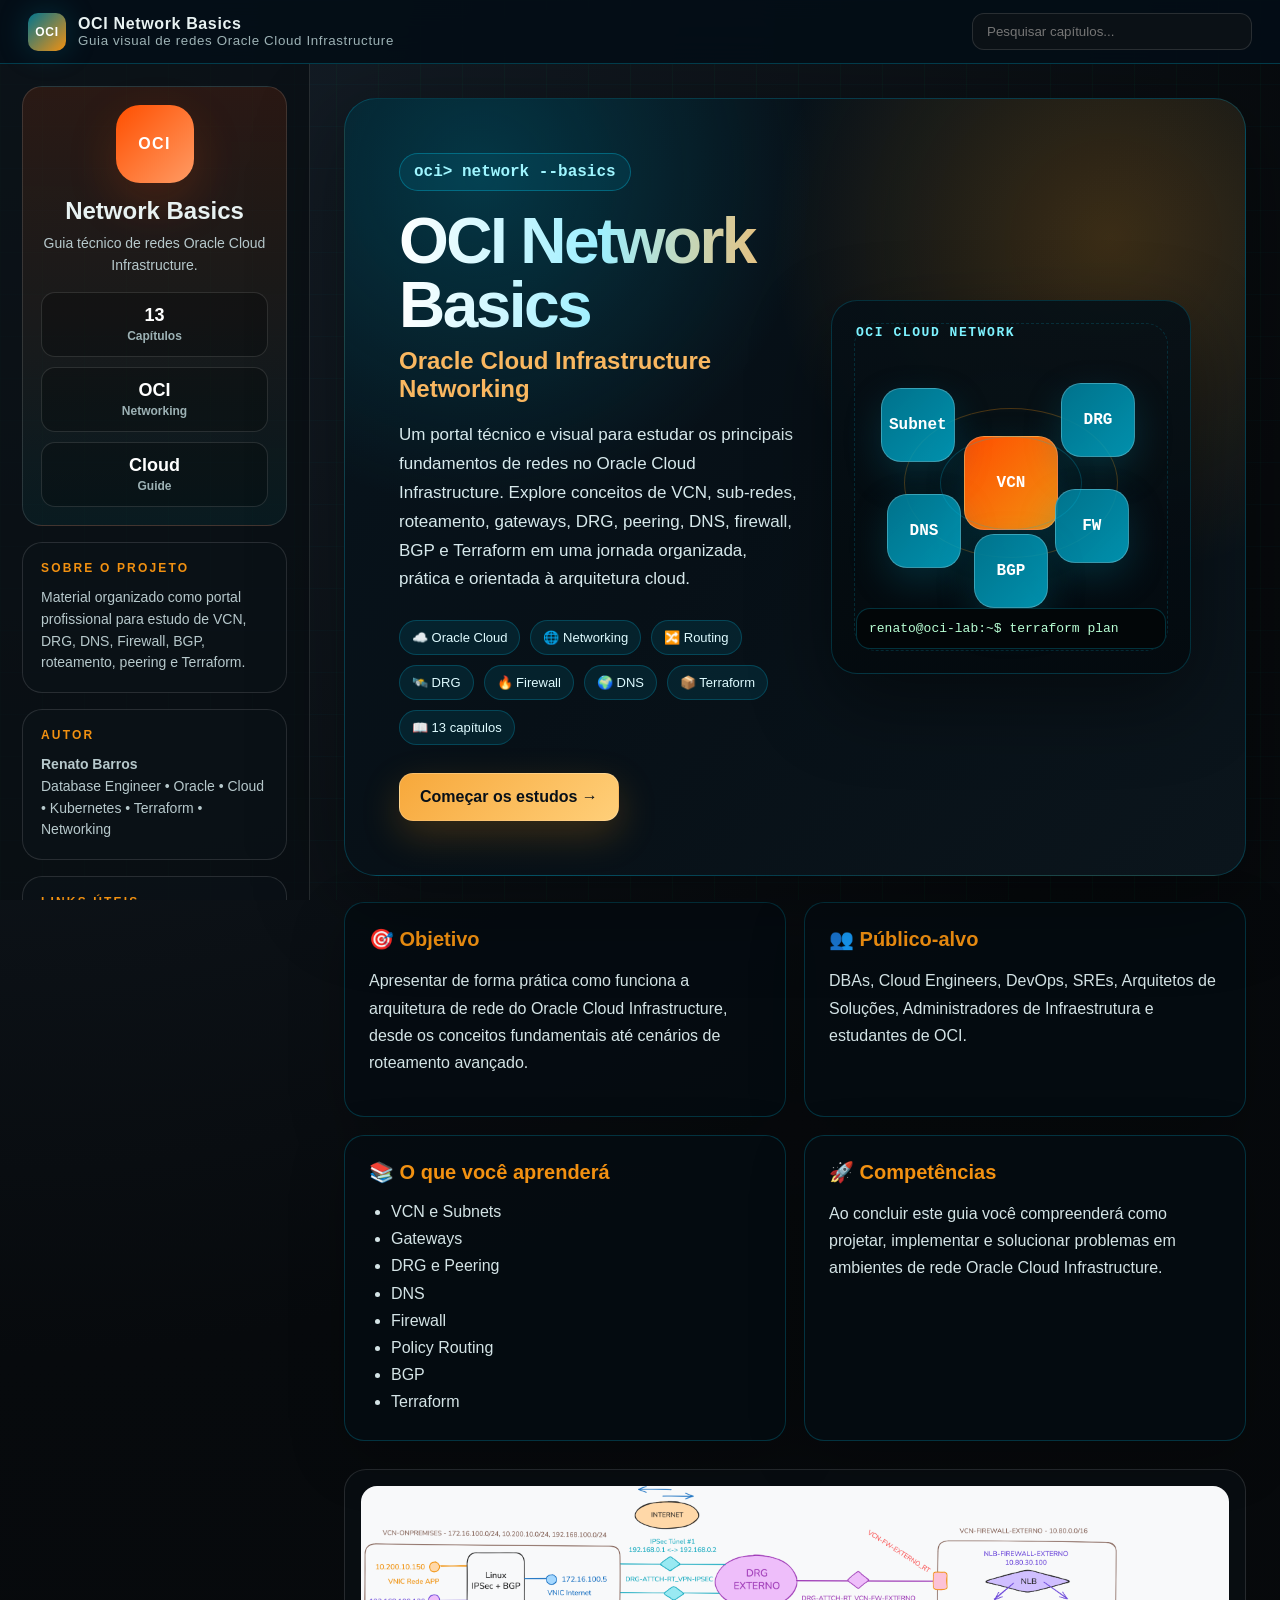
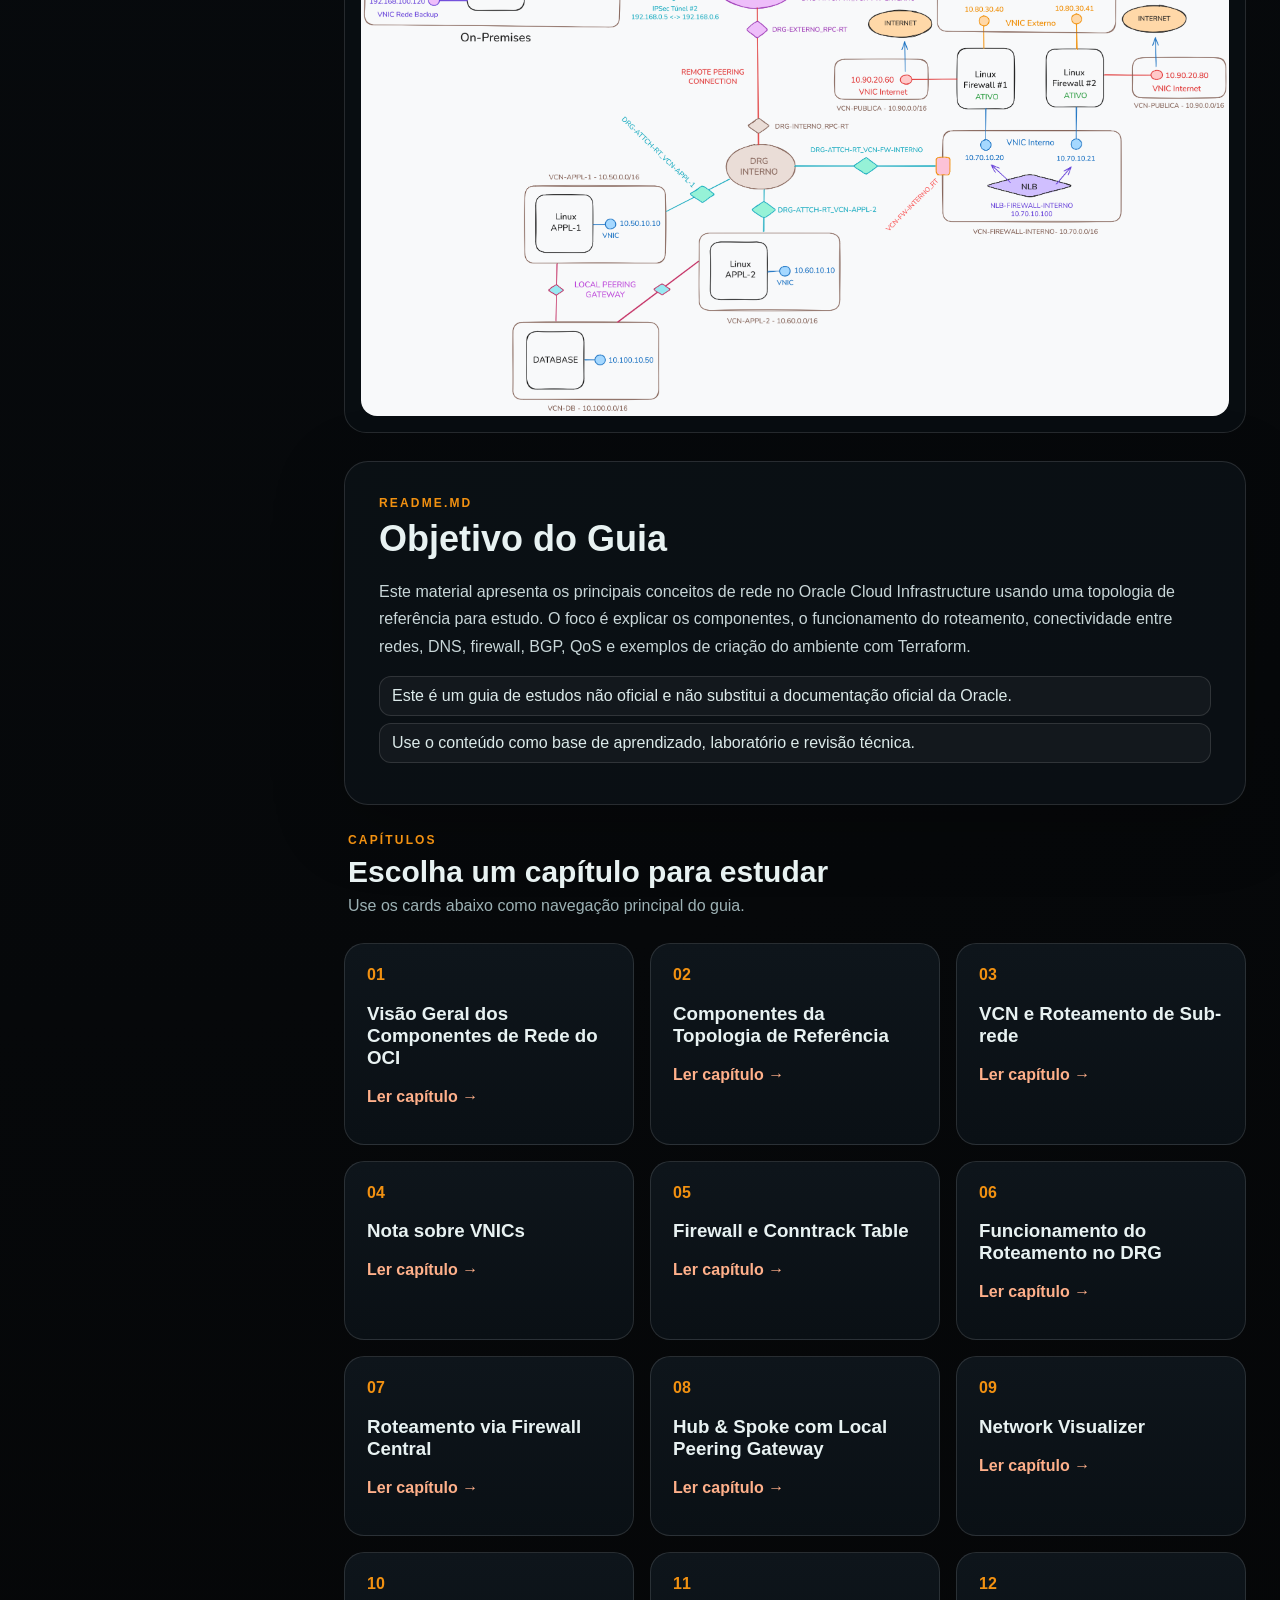
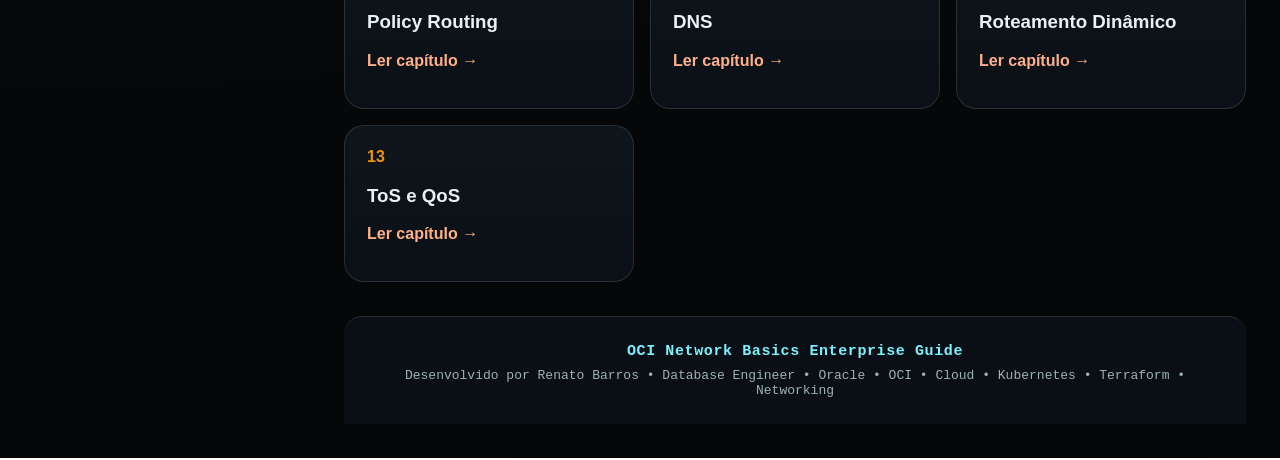
<file: index.html>
<!DOCTYPE html>
<html lang="pt-BR">
<head>
<meta charset="UTF-8">
<meta name="viewport" content="width=device-width, initial-scale=1.0">
<title>OCI Network Basics | Guia Profissional de Redes Oracle Cloud Infrastructure</title>
<meta name="description" content="Guia técnico e visual sobre redes no Oracle Cloud Infrastructure (OCI): VCN, sub-redes, DRG, peering, DNS, firewall, policy routing, BGP e Terraform, com diagramas e exemplos práticos.">
<meta name="keywords" content="OCI, Oracle Cloud Infrastructure, VCN, DRG, DNS, Firewall, BGP, Terraform, Networking, Cloud Networking">
<meta name="author" content="Renato Barros">
<meta name="robots" content="index, follow">
<link rel="canonical" href="https://rsbarros43.github.io/OCI-Network-Basics-Site/">

<!-- Open Graph / redes sociais -->
<meta property="og:type" content="website">
<meta property="og:title" content="OCI Network Basics | Guia Profissional de Redes Oracle Cloud Infrastructure">
<meta property="og:description" content="Guia técnico e visual sobre redes no OCI: VCN, DRG, DNS, Firewall, Policy Routing, BGP e Terraform.">
<meta property="og:url" content="https://rsbarros43.github.io/OCI-Network-Basics-Site/">
<meta property="og:image" content="https://rsbarros43.github.io/OCI-Network-Basics-Site/assets/img/oci-network-routing-1.png">
<meta property="og:locale" content="pt_BR">

<!-- Twitter Card -->
<meta name="twitter:card" content="summary_large_image">
<meta name="twitter:title" content="OCI Network Basics | Guia Profissional">
<meta name="twitter:description" content="Guia técnico e visual sobre redes no Oracle Cloud Infrastructure.">
<meta name="twitter:image" content="https://rsbarros43.github.io/OCI-Network-Basics-Site/assets/img/oci-network-routing-1.png">

<meta name="theme-color" content="#070a0d">
<link rel="icon" type="image/svg+xml" href="assets/favicon.svg">
<link rel="alternate icon" href="assets/favicon.svg">

<link rel="stylesheet" href="css/style.css">
</head>
<body>
<a class="skip-link" href="#main-content">Pular para o conteúdo</a>
<header class="topbar">
  <div class="brand"><div class="brand-mark">OCI</div><div>OCI Network Basics<small>Guia visual de redes Oracle Cloud Infrastructure</small></div></div>
  <input class="search" placeholder="Pesquisar capítulos...">
</header>
<div class="wrapper">
  
  <aside class="sidebar">
    <div class="side-card project-panel">
      <div class="project-logo">OCI</div>
      <h2>Network Basics</h2>
      <p>Guia técnico de redes Oracle Cloud Infrastructure.</p>
      <div class="side-stats">
        <div><strong>13</strong><span>Capítulos</span></div>
        <div><strong>OCI</strong><span>Networking</span></div>
        <div><strong>Cloud</strong><span>Guide</span></div>
      </div>
    </div>

    <div class="side-card">
      <h3>Sobre o projeto</h3>
      <p>Material organizado como portal profissional para estudo de VCN, DRG, DNS, Firewall, BGP, roteamento, peering e Terraform.</p>
    </div>

    <div class="side-card">
      <h3>Autor</h3>
      <p><strong>Renato Barros</strong><br>Database Engineer • Oracle • Cloud • Kubernetes • Terraform • Networking</p>
    </div>

    <div class="side-card links-box">
      <h3>Links úteis</h3>
      <a href="#terraform-quick-setup" class="nav-link" data-target="terraform-quick-setup">Terraform Quick Setup</a>
      <a href="https://docs.oracle.com/en-us/iaas/" target="_blank">OCI Documentation</a>
      <a href="https://developer.hashicorp.com/terraform" target="_blank">Terraform Docs</a>
    </div>
  </aside>

  <main class="content" id="main-content" tabindex="-1">
    <div class="view active" id="view-home">

<section class="hero hero-mysql" id="inicio">
  <div class="hero-left">
    <div class="terminal-label">oci&gt; network --basics</div>
    <h1>OCI Network Basics</h1>
    <h2>Oracle Cloud Infrastructure Networking</h2>
    <p>Um portal técnico e visual para estudar os principais fundamentos de redes no Oracle Cloud Infrastructure. Explore conceitos de VCN, sub-redes, roteamento, gateways, DRG, peering, DNS, firewall, BGP e Terraform em uma jornada organizada, prática e orientada à arquitetura cloud.</p>

    <div class="tech-badges">
      <span>☁️ Oracle Cloud</span>
      <span>🌐 Networking</span>
      <span>🔀 Routing</span>
      <span>🛰️ DRG</span>
      <span>🔥 Firewall</span>
      <span>🌍 DNS</span>
      <span>📦 Terraform</span>
      <span>📖 13 capítulos</span>
    </div>

    <a class="start-button" href="#capitulos" onclick="document.getElementById('capitulos').scrollIntoView({behavior:'smooth'});return false;">Começar os estudos →</a>
  </div>

  <div class="hero-right">
    <div class="cloud-card">
      <div class="cloud-title">OCI CLOUD NETWORK</div>
      <div class="network-map">
        <div class="node main">VCN</div>
        <div class="node">Subnet</div>
        <div class="node">DRG</div>
        <div class="node">DNS</div>
        <div class="node">FW</div>
        <div class="node">BGP</div>
      </div>
      <div class="cloud-shell">renato@oci-lab:~$ terraform plan</div>
    </div>
  </div>
</section>

    
<section class="learning-panel">
  <div class="learning-grid">
    <div class="info-card">
      <h3>🎯 Objetivo</h3>
      <p>Apresentar de forma prática como funciona a arquitetura de rede do Oracle Cloud Infrastructure, desde os conceitos fundamentais até cenários de roteamento avançado.</p>
    </div>

    <div class="info-card">
      <h3>👥 Público-alvo</h3>
      <p>DBAs, Cloud Engineers, DevOps, SREs, Arquitetos de Soluções, Administradores de Infraestrutura e estudantes de OCI.</p>
    </div>

    <div class="info-card">
      <h3>📚 O que você aprenderá</h3>
      <ul>
        <li>VCN e Subnets</li>
        <li>Gateways</li>
        <li>DRG e Peering</li>
        <li>DNS</li>
        <li>Firewall</li>
        <li>Policy Routing</li>
        <li>BGP</li>
        <li>Terraform</li>
      </ul>
    </div>

    <div class="info-card">
      <h3>🚀 Competências</h3>
      <p>Ao concluir este guia você compreenderá como projetar, implementar e solucionar problemas em ambientes de rede Oracle Cloud Infrastructure.</p>
    </div>
  </div>
</section>




    <section class="topology">
      <img src="assets/img/oci-network-routing-1.png" alt="Network Topology">
    </section>
    <section class="doc-section">
      <div class="section-kicker">README.md</div>
      <h1>Objetivo do Guia</h1>
      <p>Este material apresenta os principais conceitos de rede no Oracle Cloud Infrastructure usando uma topologia de referência para estudo. O foco é explicar os componentes, o funcionamento do roteamento, conectividade entre redes, DNS, firewall, BGP, QoS e exemplos de criação do ambiente com Terraform.</p>
      <div class="bullet">Este é um guia de estudos não oficial e não substitui a documentação oficial da Oracle.</div>
      <div class="bullet">Use o conteúdo como base de aprendizado, laboratório e revisão técnica.</div>
    </section>
    <section class="chapters-title" id="capitulos"><div class="section-kicker">Capítulos</div><h1>Escolha um capítulo para estudar</h1><p>Use os cards abaixo como navegação principal do guia.</p></section>
    <section class="topic-grid">
      <a class="topic-card nav-card" href="#" data-target="visao-geral-componentes-de-rede-do-oci"><b>01</b><h3>Visão Geral dos Componentes de Rede do OCI</h3><p>Ler capítulo →</p></a>
<a class="topic-card nav-card" href="#" data-target="componentes-de-rede-da-topologia-de-referencia"><b>02</b><h3>Componentes da Topologia de Referência</h3><p>Ler capítulo →</p></a>
<a class="topic-card nav-card" href="#" data-target="vcn-e-roteamento-de-subrede"><b>03</b><h3>VCN e Roteamento de Sub-rede</h3><p>Ler capítulo →</p></a>
<a class="topic-card nav-card" href="#" data-target="nota-sobre-vnics"><b>04</b><h3>Nota sobre VNICs</h3><p>Ler capítulo →</p></a>
<a class="topic-card nav-card" href="#" data-target="firewall-e-conntrack-table"><b>05</b><h3>Firewall e Conntrack Table</h3><p>Ler capítulo →</p></a>
<a class="topic-card nav-card" href="#" data-target="funcionamento-do-roteamento-no-drg"><b>06</b><h3>Funcionamento do Roteamento no DRG</h3><p>Ler capítulo →</p></a>
<a class="topic-card nav-card" href="#" data-target="roteamento-via-firewall-central"><b>07</b><h3>Roteamento via Firewall Central</h3><p>Ler capítulo →</p></a>
<a class="topic-card nav-card" href="#" data-target="hub-spoke-com-local-peering-gateway"><b>08</b><h3>Hub & Spoke com Local Peering Gateway</h3><p>Ler capítulo →</p></a>
<a class="topic-card nav-card" href="#" data-target="network-visualizer"><b>09</b><h3>Network Visualizer</h3><p>Ler capítulo →</p></a>
<a class="topic-card nav-card" href="#" data-target="policy-routing"><b>10</b><h3>Policy Routing</h3><p>Ler capítulo →</p></a>
<a class="topic-card nav-card" href="#" data-target="dns"><b>11</b><h3>DNS</h3><p>Ler capítulo →</p></a>
<a class="topic-card nav-card" href="#" data-target="roteamento-dinamico"><b>12</b><h3>Roteamento Dinâmico</h3><p>Ler capítulo →</p></a>
<a class="topic-card nav-card" href="#" data-target="tos-e-qos"><b>13</b><h3>ToS e QoS</h3><p>Ler capítulo →</p></a>
    </section>
    </div>
    
    <section class="doc-section view" " id="terraform-quick-setup" data-view="terraform-quick-setup"><button class="back-home">← Voltar para o início</button>
      <div class="section-kicker">Quick Setup</div>
      <h1>Terraform Quick Setup</h1>
      <p>Passo a passo resumido para criar no OCI, via Terraform, os componentes de rede usados na topologia de estudo.</p>
      <h2>Pré-requisitos</h2>
      <div class="step">Conta ativa no OCI com permissões adequadas.</div>
      <div class="step">OCI CLI configurado ou credenciais de API.</div>
      <div class="step">Git instalado.</div>
      <div class="step">Terraform instalado.</div>
      <div class="code-card"><div class="code-head"><span>bash</span><button class="copy">Copiar</button></div><pre><code>git clone git@github.com:daniel-armbrust/oci-network-basics.git
cd oci-network-basics</code></pre></div>
      <div class="code-card"><div class="code-head"><span>bash</span><button class="copy">Copiar</button></div><pre><code>wget https://releases.hashicorp.com/terraform/1.14.4/terraform_1.14.4_linux_amd64.zip
unzip terraform_1.14.4_linux_amd64.zip
sudo mv terraform /usr/local/bin/
terraform -version</code></pre></div>
      <div class="code-card"><div class="code-head"><span>bash</span><button class="copy">Copiar</button></div><pre><code>cd terraform/
cp terraform.tfvars-example terraform.tfvars
vi terraform.tfvars</code></pre></div>
      <div class="code-card"><div class="code-head"><span>hcl</span><button class="copy">Copiar</button></div><pre><code>api_private_key_path  = ""
api_fingerprint       = ""
tenancy_id            = ""
user_id               = ""
root_compartment      = ""</code></pre></div>
      <div class="code-card"><div class="code-head"><span>bash</span><button class="copy">Copiar</button></div><pre><code>terraform init
terraform plan
terraform apply
terraform destroy</code></pre></div>
    </section>
    <section class="doc-section view" " id="visao-geral-componentes-de-rede-do-oci" data-view="visao-geral-componentes-de-rede-do-oci"><button class="back-home">← Voltar para o início</button><div class="section-kicker">Capítulo</div><h1>Visão Geral dos Componentes de Rede do OCI</h1><h2 id="vis-o-geral-dos-componentes-de-rede-do-oci">Visão Geral dos Componentes de Rede do OCI</h2>
<h3 id="componentes-b-sicos">Componentes Básicos</h3>
<div class="bullet">▸ <a href="https://docs.oracle.com/en-us/iaas/Content/Network/Tasks/Overview_of_VCNs_and_Subnets.htm" target="_blank">VCN</a></div>
<div class="bullet">▸ Rede privada virtual que você cria nos data centers da Oracle (software-defined network).</div>
<div class="bullet">▸ <a href="https://docs.oracle.com/en-us/iaas/Content/Network/Tasks/Overview_of_VCNs_and_Subnets.htm" target="_blank">Sub-rede</a></div>
<div class="bullet">▸ É a subdivisão de uma VCN e pode ser pública ou privada.</div>
<div class="bullet">▸ Uma sub-rede pública permite receber tráfego direto da Internet (origem: Internet), desde que o recurso computacional tenha um endereço IP público associado.</div>
<div class="bullet">▸ <a href="https://docs.oracle.com/en-us/iaas/Content/Network/Tasks/managingroutetables.htm" target="_blank">Route Table</a></div>
<div class="bullet">▸ Uma tabela de roteamento de sub-rede é composta por regras de roteamento e é utilizada pelos recursos computacionais da sub-rede sempre que precisam enviar tráfego "para fora" dela.</div>
<div class="bullet">▸ <a href="https://docs.oracle.com/en-us/iaas/Content/Network/Concepts/securityrules.htm" target="_blank">Security Lists</a></div>
<div class="bullet">▸ Firewall Virtual para as camadas 3 e 4 do modelo OSI, com a funcionalidade de permitir o tráfego de entrada (ingress) e saída (egress) da sub-rede.</div>
<div class="bullet">▸ Somente é permitido adicionar regras que autorizam a passagem de tráfego (ALLOW). Se não houver uma regra que permita a passagem do tráfego, este será bloqueado por padrão (DENY).</div>
<div class="bullet">▸ As regras podem ser do tipo Stateful ou Stateless. **As regras Stateless são recomendadas quando os recursos computacionais na sub-rede estiverem sujeitos a um alto volume de tráfego (high throughput)**.</div>
<div class="bullet">▸ É possível ter até seis Security Lists "empilhadas" em uma sub-rede. Cada Security List será avaliada em sequência na busca por uma regra que permita a passagem do tráfego.</div>
<div class="bullet">▸ <a href="https://docs.oracle.com/en-us/iaas/Content/Network/Tasks/managingDHCP.htm" target="_blank">DHCP Options</a></div>
<div class="bullet">▸ Serviço Dynamic Host Configuration Protocol (DHCP) para os recursos computacionais das sub-redes.</div>
<h3 id="gateways-de-comunica-o">Gateways de Comunicação</h3>
<div class="bullet">▸ <a href="https://docs.oracle.com/en-us/iaas/Content/Network/Tasks/managingIGs.htm" target="_blank">Internet Gateway (IGW)</a></div>
<div class="bullet">▸ Gateway que permite o acesso à Internet, tanto para entrada quanto para saída, dos recursos computacionais localizados em uma sub-rede pública.</div>
<div class="bullet">▸ <a href="https://docs.oracle.com/en-us/iaas/Content/Network/Tasks/NATgateway.htm" target="_blank">NAT Gateway (NGW)</a></div>
<div class="bullet">▸ Gateway que permite o acesso à Internet a partir dos recursos computacionais localizados em uma sub-rede privada.</div>
<div class="bullet">▸ <a href="https://docs.oracle.com/en-us/iaas/Content/Network/Tasks/servicegateway.htm" target="_blank">Service Gateway (SGW)</a></div>
<div class="bullet">▸ Gateway que permite o acesso à rede de serviços da Oracle a partir de uma sub-rede privada, sem a necessidade de utilizar a Internet.</div>
<div class="bullet">▸ Este gateway também é utilizado para anunciar os endereços dos serviços do OCI por meio do FastConnect, possibilitando o acesso privado a esses serviços a partir da rede on-premises (por exemplo, acesso ao Object Storage via FastConnect).</div>
<div class="bullet">▸ <a href="https://docs.oracle.com/en-us/iaas/Content/Network/Tasks/managingDRGs.htm" target="_blank">Dynamic Routing Gateway (DRG)</a></div>
<div class="bullet">▸ Roteador virtual do OCI que permite a conexão e acesso a outras VCNs na mesma região ou em regiões diferentes, além de possibilitar o acesso ao On-Premises via FastConnect (link dedicado) ou VPN IPSec.</div>
<div class="bullet">▸ <a href="https://docs.oracle.com/en-us/iaas/Content/Network/Tasks/localVCNpeering.htm" target="_blank">Local Peering Gateway (LPG)</a></div>
<div class="bullet">▸ Gateway que permite a comunicação entre duas VCNs dentro da mesma região.</div>
<div class="bullet">▸ <a href="https://docs.oracle.com/en-us/iaas/Content/Network/Tasks/drg-manage-rpc.htm" target="_blank">Remote Peering Gateway (RPC)</a></div>
<div class="bullet">▸ Gateway que possibilita a interconexão entre DRGs, tanto dentro da mesma região quanto entre regiões distintas.</div>
<h3 id="conectividade-nuvem-h-brida">Conectividade (nuvem híbrida)</h3>
<div class="bullet">▸ <a href="https://docs.oracle.com/en-us/iaas/Content/Network/Concepts/fastconnect.htm" target="_blank">FastConnect</a></div>
<div class="bullet">▸ Link dedicado ou Lan-to-Lan de alta velocidade que permite a conexão do ambiente On-Premises ao OCI.</div>
<div class="bullet">▸ Característica de Roteamento: somente protocolo BGP.</div>
<div class="bullet">▸ <a href="https://docs.oracle.com/en-us/iaas/Content/Network/Tasks/managingIPsec.htm" target="_blank">Site-to-Site VPN</a></div>
<div class="bullet">▸ Site-to-Site VPN que permite a conexão via Internet através de IPSec do ambiente On-Premises ao OCI.</div>
<div class="bullet">▸ Característica de Roteamento: Roteamento estático, BGP e Policy-based routing.</div></section>
<section class="doc-section view" " id="componentes-de-rede-da-topologia-de-referencia" data-view="componentes-de-rede-da-topologia-de-referencia"><button class="back-home">← Voltar para o início</button><div class="section-kicker">Capítulo</div><h1>Componentes da Topologia de Referência</h1><h2 id="componentes-de-rede-da-topologia-de-refer-ncia">Componentes de Rede da Topologia de Referência</h2>
<h3 id="vcn-appl-1">```vcn-appl-1```</h3>
<div class="bullet">▸ VCN para hospedagem de aplicações #1.</div>
<div class="bullet">▸ Prefixo(s) CIDR IPv4: 10.50.0.0/16</div>
<div class="bullet">▸ Prefixo(s) CIDR IPv6: fd91:ab42:1200::/48</div>
<p>    ### ``<code>subnprv-1</code>``</p>
<div class="bullet">▸ Sub-rede privada #1.</div>
<div class="bullet">▸ Prefixo(s) CIDR IPv4: 10.50.10.0/24</div>
<div class="bullet">▸ Prefixo(s) CIDR IPv6: fd91:ab42:1200:10::/64</div>
<p>    ### ``<code>rt_subnprv-1</code>``</p>
<div class="bullet">▸ Tabela de Roteamento da Sub-rede privada #1.</div>
<p>    ### ``<code>secl-1_subnprv-1</code>``</p>
<div class="bullet">▸ Security List #1 da Sub-rede privada #1.</div>
<p>    ### ``<code>dhcp-options</code>``</p>
<div class="bullet">▸ DHCP Options da VCN para hospedagem de aplicações #1.</div>
<p>    ### ``<code>lpg_vcn-appl-1_vcn-db</code>``</p>
<div class="bullet">▸ Local Peering Gateway que conecta a ```vcn-appl-1``` à ```vcn-db```.</div>
<h3 id="vcn-appl-2">```vcn-appl-2```</h3>
<div class="bullet">▸ VCN para hospedagem de aplicações #2.</div>
<div class="bullet">▸ Prefixo(s) CIDR IPv4: 10.60.0.0/16</div>
<div class="bullet">▸ Prefixo(s) CIDR IPv6: fd55:77cc:8d00::/48</div>
<p>    ### ``<code>subnprv-1</code>``</p>
<div class="bullet">▸ Sub-rede privada #1.</div>
<div class="bullet">▸ Prefixo(s) CIDR IPv4: 10.60.10.0/24</div>
<div class="bullet">▸ Prefixo(s) CIDR IPv6: fd55:77cc:8d00:10::/64</div>
<p>    ### ``<code>rt_subnprv-1</code>``</p>
<div class="bullet">▸ Tabela de Roteamento da Sub-rede privada #1.</div>
<p>    ### ``<code>secl-1_subnprv-1</code>``</p>
<div class="bullet">▸ Security List #1 da Sub-rede privada #1.</div>
<p>    ### ``<code>dhcp-options</code>``</p>
<div class="bullet">▸ DHCP Options da VCN para hospedagem de aplicações #2.</div>
<p>    ### ``<code>lpg_vcn-appl-2_vcn-db</code>``</p>
<div class="bullet">▸ Local Peering Gateway que conecta a ```vcn-appl-2``` à ```vcn-db```.</div>
<h3 id="vcn-db">```vcn-db```</h3>
<div class="bullet">▸ VCN para hospedagem hospedagem dos Bancos de Dados.</div>
<div class="bullet">▸ Prefixo(s) CIDR IPv4: 10.100.0.0/16</div>
<div class="bullet">▸ Prefixo(s) CIDR IPv6: fd3f:9012:aa00::/48</div>
<p>    ### ``<code>subnprv-1</code>``</p>
<div class="bullet">▸ Sub-rede privada #1.</div>
<div class="bullet">▸ Prefixo(s) CIDR IPv4: 10.90.20.0/24</div>
<div class="bullet">▸ Prefixo(s) CIDR IPv6: fd3f:9012:aa00:10::/64</div>
<p>    ### ``<code>rt_subnprv-1</code>``</p>
<div class="bullet">▸ Tabela de Roteamento da Sub-rede privada #1.</div>
<p>    ### ``<code>secl-1_subnprv-1</code>``</p>
<div class="bullet">▸ Security List #1 da Sub-rede privada #1.</div>
<p>    ### ``<code>dhcp-options</code>``</p>
<div class="bullet">▸ DHCP Options da VCN para hospedagem dos Bancos de Dados.</div>
<p>    ### ``<code>lpg_vcn-db_vcn-appl-1</code>``</p>
<div class="bullet">▸ Local Peering Gateway que conecta a ```vcn-db``` à ```vcn-appl-1```.</div>
<p>    ### ``<code>lpg_vcn-db_vcn-appl-2</code>``</p>
<div class="bullet">▸ Local Peering Gateway que conecta a ```vcn-db``` à ```vcn-appl-2```.</div>
<h3 id="vcn-publica">```vcn-publica```</h3>
<div class="bullet">▸ VCN utilizada para tráfego de saída para a Internet.</div>
<div class="bullet">▸ Prefixo(s) CIDR IPv4: 10.90.0.0/16</div>
<div class="bullet">▸ Prefixo(s) CIDR IPv6: ** OCI GUA **</div>
<p>    ### ``<code>subnpub-1</code>``</p>
<div class="bullet">▸ Sub-rede pública #1.</div>
<div class="bullet">▸ Prefixo(s) CIDR IPv4: 10.90.20.0/24</div>
<div class="bullet">▸ Prefixo(s) CIDR IPv6: ** OCI GUA **</div>
<p>    ### ``<code>rt_subnpub-1</code>``</p>
<div class="bullet">▸ Tabela de Roteamento da Sub-rede pública #1.</div>
<p>    ### ``<code>secl-1_subnpub-1</code>``</p>
<div class="bullet">▸ Security List #1 da Sub-rede pública #1.</div>
<p>    ### ``<code>dhcp-options</code>``</p>
<div class="bullet">▸ DHCP Options da VCN para tráfego de saída para a Internet.</div>
<h3 id="vcn-fw-interno">```vcn-fw-interno```</h3>
<div class="bullet">▸ VCN que hospeda as VNICs do firewall e do Network Load Balancer interno (```nlb_fw-interno```), responsável pela inspeção do tráfego entre as VCNs de aplicação e o tráfego de saída para a Internet.</div>
<div class="bullet">▸ Prefixo(s) CIDR IPv4: 10.70.0.0/16</div>
<div class="bullet">▸ Prefixo(s) CIDR IPv6: fd82:44ee:f000::/48</div>
<p>    ### ``<code>subnprv-1</code>``</p>
<div class="bullet">▸ Sub-rede privada #1.</div>
<div class="bullet">▸ Prefixo(s) CIDR IPv4: 10.70.10.0/24</div>
<div class="bullet">▸ Prefixo(s) CIDR IPv6: fd82:44ee:f000:10::/64</div>
<h3 id="vcn-fw-externo">```vcn-fw-externo```</h3>
<div class="bullet">▸ VCN que hospeda as VNICs do firewall e do Network Load Balancer externo (```nlb_fw-externo```), responsável pela inspeção do tráfego que vem do on-premises com destino as redes do OCI.</div>
<div class="bullet">▸ Prefixo(s) CIDR IPv4: 10.80.0.0/16</div>
<div class="bullet">▸ Prefixo(s) CIDR IPv6: fd60:1a2b:9900::/48</div>
<p>    ### ``<code>subnprv-1</code>``</p>
<div class="bullet">▸ Sub-rede privada #1.</div>
<div class="bullet">▸ Prefixo(s) CIDR IPv4: 10.80.30.0/24</div>
<div class="bullet">▸ Prefixo(s) CIDR IPv6: fd60:1a2b:9900:10::/64</div>
<h3 id="vcn-onpremises">```vcn-onpremises```</h3>
<div class="bullet">▸ VCN que simula o ambiente on-premises e se conecta ao DRG do OCI através de IPSec.</div>
<div class="bullet">▸ Prefixo(s) CIDR IPv4: 172.16.100.0/24, 10.200.10.0/24, 192.168.100.0/24</div>
<div class="bullet">▸ Prefixo(s) CIDR IPv6:</div>
<p>    ### ``<code>subnpub-internet</code>``</p>
<div class="bullet">▸ Sub-rede pública.</div>
<div class="bullet">▸ Prefixo(s) CIDR IPv4: 172.16.100.0/25</div>
<div class="bullet">▸ Prefixo(s) CIDR IPv6:</div>
<p>    ### ``<code>subnprv-rede-app</code>``</p>
<div class="bullet">▸ Sub-rede que hospeda as aplicações do ambiente on-premises.</div>
<div class="bullet">▸ Prefixo(s) CIDR IPv4: 10.200.10.128/26</div>
<div class="bullet">▸ Prefixo(s) CIDR IPv6:</div>
<p>    ### ``<code>subnprv-rede-backup</code>``</p>
<div class="bullet">▸ Sub-rede responsável pela execução de processos de backup a partir do ambiente on-premises.</div>
<div class="bullet">▸ Prefixo(s) CIDR IPv4: 192.168.100.64/26</div>
<div class="bullet">▸ Prefixo(s) CIDR IPv6:</div>
<h3 id="drg-externo">```drg-externo```</h3>
<div class="bullet">▸ DRG Externo cuja função é conectar a rede On-Premises ao OCI via IPSec. Este DRG direciona o tráfego com origem do on-premises para a ```vcn-appl-2``` (10.60.0.0/16, fd55:77cc:8d00::/48), onde será inspecionado pelo firewall. Além disso, este DRG se conecta ao ```drg-interno``` por meio de uma Remote Peering Connection (```rpc_drg-interno``` e ```rpc_drg-externo```), permitindo o acesso do on-premises à ```vcn-appl-1``` (tráfego com destino a ```vcn-appl-1``` não é inspecionado pelo firewall).</div>
<h3 id="drg-interno">```drg-interno```</h3>
<div class="bullet">▸ DRG Interno cuja função é possibilitar a conexão leste-oeste entre as VCNs de Aplicação (```vcn-appl-1``` e ```vcn-appl-2```). Este DRG direciona o tráfego para inspeção pelo firewall, tanto para acesso à Internet (outbound) quanto quando a ```vcn-appl-2``` precisa se comunicar com o On-premises.</div>
<h3 id="onpremises-ipsec">```onpremises_ipsec```</h3>
<div class="bullet">▸ Site-to-Site VPN para a conexão com o ambiente On-Premises.</div>
<p>    ### ``<code>cpe_vm-ipsec_onpremises</code>``</p>
<div class="bullet">▸ CPE (Customer Premises Equipament) no qual representa o endereço IP público da VPN no ambiente On-Premises.</div>
<p>    ### ``<code>tunnel-1</code>`<code> e </code>`<code>tunnel-2</code>``</p>
<div class="bullet">▸ Túneis IPSec redundantes para a conexão com o ambiente On-Premises.</div>
<h3 id="nlb-fw-interno">```nlb_fw-interno```</h3>
<div class="bullet">▸ Network Load Balancer que distribui o tráfego que vem da ```vcn-appl-2``` com destino ao ambiente On-Premises e à Internet (outbound) para as VNICs dos firewalls (```firewall-1``` e ```firewall-2```). Este componente de rede garante a alta disponibilidade dos firewalls no ambiente OCI.</div>
<div class="bullet">▸ Endereço IPv4 do Listener: 10.70.10.100</div>
<div class="bullet">▸ Endereço IPv6 do Listener: fd82:44ee:f000:10::100</div>
<h3 id="nlb-fw-externo">```nlb_fw-externo```</h3>
<div class="bullet">▸ Network Load Balancer que distribui o tráfego que vem do ambiente On-Premises para as VNICs dos firewalls (```firewall-1``` e ```firewall-2```). Este componente de rede assegura a alta disponibilidade dos firewalls no ambiente OCI.</div>
<div class="bullet">▸ Endereço IPv4 do Listener: 10.80.30.100</div>
<div class="bullet">▸ Endereço IPv6 do Listener: fd82:44ee:f000:10::100</div>
<h3 id="firewall-1-e-firewall-2">```firewall-1``` e ```firewall-2```</h3>
<div class="bullet">▸ VM Firewall com três VNICs.</div>
<p>    ### ``<code>vnic-appl</code>``</p>
<div class="bullet">▸ VNIC do Firewall responsável por receber e inspecionar o tráfego que vem da ```vcn-appl-2``` e direcionado à Internet (outbound) a partir de ambas as VCNs (```vcn-appl-1``` e ```vcn-appl-2```).</div>
<div class="bullet">▸ Endereço IPv4 do ```firewall-1```: 10.70.10.20</div>
<div class="bullet">▸ Endereço IPv6 do ```firewall-1```: fd82:44ee:f000:10::20</div>
<div class="bullet">▸ Endereço IPv4 do ```firewall-2```: 10.70.10.21</div>
<div class="bullet">▸ Endereço IPv6 do ```firewall-2```: fd82:44ee:f000:10::21</div>
<p>    ### ``<code>vnic-externo</code>``</p>
<div class="bullet">▸ VNIC do Firewall responsável por receber e inspecionar o tráfego que vem do On-Premises com destino à ```vcn-appl-2```.</div>
<div class="bullet">▸ Endereço IPv4 do ```firewall-1```: 10.80.30.40</div>
<div class="bullet">▸ Endereço IPv6 do ```firewall-1```: fd60:1a2b:9900:10::40</div>
<div class="bullet">▸ Endereço IPv4 do ```firewall-2```: 10.80.30.41</div>
<div class="bullet">▸ Endereço IPv6 do ```firewall-2```: fd60:1a2b:9900:10::41</div>
<p>    ### ``<code>vnic-internet</code>``</p>
<div class="bullet">▸ VNIC do Firewall responsável por receber e inspecionar o tráfego proveniente das VCNs ```vcn-appl-1``` e ```vcn-appl-2```, com destino à Internet.</div>
<div class="bullet">▸ Endereço IPv4 do ```firewall-1```: 10.90.20.60</div>
<div class="bullet">▸ Endereço IPv6 do ```firewall-1```: ** OCI GUA **</div>
<div class="bullet">▸ Endereço IPv4 do ```firewall-2```: 10.90.20.80</div>
<div class="bullet">▸ Endereço IPv6 do ```firewall-2```: ** OCI GUA **</div></section>
<section class="doc-section view" " id="vcn-e-roteamento-de-subrede" data-view="vcn-e-roteamento-de-subrede"><button class="back-home">← Voltar para o início</button><div class="section-kicker">Capítulo</div><h1>VCN e Roteamento de Sub-rede</h1><h2 id="vcn-e-roteamento-de-sub-rede">VCN e Roteamento de Sub-rede</h2>
<h3 id="vcn-virtual-cloud-network">VCN (Virtual Cloud Network)</h3>
<p>Uma das primeiras atividades ao iniciar os trabalhos com o OCI é configurar corretamente uma <strong>VCN (Virtual Cloud Network)</strong> e seus componentes de rede. Pode-se afirmar que uma VCN é uma rede maior que pode ser subdividida em partes menores, chamadas de sub-redes (subnets).</p>
<p>Cada sub-rede consiste em uma faixa contínua de endereços IP únicos (conforme RFC1918) que existem dentro da mesma VCN. É nas sub-redes que se pode criar instâncias computacionais e outros recursos que dependem de uma rede IP para funcionar.</p>
<p>A sub-rede atua como uma unidade de configuração para os recursos criados dentro dela, mais especificamente para as VNICs que ali forem criadas. Isso significa que todas as VNICs e outros recursos em nuvem criados na mesma sub-rede compartilham a mesma <strong>Route Table</strong>, <strong>Security Lists</strong> e <strong>DHCP Options</strong>.</p>
<p>Um aspecto relevante ao criar uma nova VCN, no que diz respeito ao roteamento, é que ela vem automaticamente com uma route table padrão (``<code>Default Route Table for &lt;NOME-DA-VCN&gt;</code>``). Todas as sub-redes criadas dentro dessa VCN, a menos que especificado de outra forma, utilizarão essa mesma route table. Isso pode dificultar a configuração do roteamento quando as sub-redes dessa VCN exigem configurações de roteamento de forma independente.</p>
<p>Por exemplo, em uma VCN que contém duas sub-redes, uma pública e outra privada, <strong>é esperado que cada sub-rede tenha sua própria tabela de roteamento</strong>. A sub-rede pública precisa de uma rota padrão que direcione o tráfego para o <strong>Internet Gateway (IGW)</strong>, permitindo que os recursos criados recebam e enviem tráfego da Internet. Por outro lado, na sub-rede privada, a rota padrão costuma direcionar o tráfego para um <strong>NAT Gateway (NGW)</strong> ou para o <strong>DRG (Dynamic Routing Gateway)</strong>.</p>
<figure><img src="assets/img/oci-vcn-1.png" alt="VCN Default Route Table #1"><figcaption>VCN Default Route Table #1</figcaption></figure>
<p><strong>A boa prática que fica é:</strong></p>
<div class="step">→ Criar a VCN.</div>
<div class="step">→ Criar os Gateways de Comunicação necessários da VCN (Internet Gateway, Nat Gateway e Service Gateway).</div>
<div class="step">→ Criar a(s) Route Tables específicas, de acordo com o número e tipo da(s) sub-redes (por exemplo, criar a Route Table ```rt_subnpub``` para a sub-rede pública e ```rt_subnprv``` para a sub-rede privada).</div>
<div class="step">→ Criar a(s) Security Lists conforme a quantidade necessária de sub-redes.</div>
<div class="step">→ Configurar as regras de roteamento e as regras das Security Lists.</div>
<div class="step">→ OPCIONAL: Se necessário, criar os DHCP Options de forma independente, um para cada sub-rede (pessoalmente, prefiro utilizar o DHCP Options que foi criado junto com a VCN para todas as sub-redes da VCN).</div>
<div class="step">→ Criar a(s) sub-redes e utilizar a tabela de roteamento e a Security List criadas de forma independente para cada sub-rede.</div>
<p>O resultado final, por exemplo, para cada VCN, será similar ao diagrama abaixo:</p>
<figure><img src="assets/img/oci-vcn-2.png" alt="VCN Default Route Table #2"><figcaption>VCN Default Route Table #2</figcaption></figure>
<h3 id="comandos-de-exemplo">Comandos de Exemplo</h3>
<h4 id="vcn">VCN</h4>
<div class="code-card"><div class="code-head"><span>bash</span><button class="copy">Copiar</button></div><pre><code>
$ oci network vcn create \
&gt; --compartment-id &quot;ocid1.compartment.oc1..aaaaaaaan&quot; \
&gt; --cidr-block &quot;10.100.0.0/16&quot; \
&gt; --display-name &quot;vcn-a&quot; \
&gt; --dns-label &quot;vcna&quot;
</code></pre></div>
<h4 id="gateways-de-comunica-o">Gateways de Comunicação</h4>
<h5 id="internet-gateway-igw">Internet Gateway (IGW)</h5>
<div class="code-card"><div class="code-head"><span>bash</span><button class="copy">Copiar</button></div><pre><code>
$ oci network internet-gateway create \
&gt; --compartment-id &quot;ocid1.compartment.oc1..aaaaaaaa&quot; \
&gt; --vcn-id &quot;ocid1.vcn.oc1.sa-saopaulo-1.amaaaaaa&quot; \
&gt; --display-name &quot;igw&quot; \
&gt; --is-enabled &quot;true&quot;
</code></pre></div>
<h5 id="nat-gateway-ngw">NAT Gateway (NGW)</h5>
<div class="code-card"><div class="code-head"><span>bash</span><button class="copy">Copiar</button></div><pre><code>
$ oci network nat-gateway create \
&gt; --compartment-id &quot;ocid1.compartment.oc1..aaaaaaaa&quot; \
&gt; --vcn-id &quot;ocid1.vcn.oc1.sa-saopaulo-1.amaaaaaa&quot; \
&gt; --display-name &quot;ngw&quot; \
&gt; --block-traffic &quot;false&quot;
</code></pre></div>
<h5 id="service-gateway-sgw">Service Gateway (SGW)</h5>
<div class="code-card"><div class="code-head"><span>bash</span><button class="copy">Copiar</button></div><pre><code>
$ oci network service list
{
  &quot;data&quot;: [
    {
      &quot;cidr-block&quot;: &quot;all-gru-services-in-oracle-services-network&quot;,
      &quot;description&quot;: &quot;All GRU Services In Oracle Services Network&quot;,
      &quot;id&quot;: &quot;ocid1.service.oc1.sa-saopaulo-1.aaaaaaaa&quot;,
      &quot;name&quot;: &quot;All GRU Services In Oracle Services Network&quot;
    },
    {
      &quot;cidr-block&quot;: &quot;oci-gru-objectstorage&quot;,
      &quot;description&quot;: &quot;OCI GRU Object Storage&quot;,
      &quot;id&quot;: &quot;ocid1.service.oc1.sa-saopaulo-1.aaaaaaaa&quot;,
      &quot;name&quot;: &quot;OCI GRU Object Storage&quot;
    }
  ]
}
</code></pre></div>
<div class="code-card"><div class="code-head"><span>bash</span><button class="copy">Copiar</button></div><pre><code>
$ oci network service-gateway create \
&gt; --compartment-id &quot;ocid1.compartment.oc1..aaaaaaaa&quot; \
&gt; --vcn-id &quot;ocid1.vcn.oc1.sa-saopaulo-1.amaaaaaa&quot; \
&gt; --display-name &quot;sgw&quot; \
&gt; --services &#x27;[{&quot;serviceId&quot;: &quot;ocid1.service.oc1.sa-saopaulo-1.aaaaaaaa&quot;}]&#x27;
</code></pre></div>
<h4 id="route-tables">Route Tables</h4>
<h5 id="route-table-da-sub-rede-p-blica-rt-subnpub">Route Table da sub-rede pública (rt_subnpub)</h5>
<div class="code-card"><div class="code-head"><span>bash</span><button class="copy">Copiar</button></div><pre><code>
$ oci network route-table create \
&gt; --compartment-id &quot;ocid1.compartment.oc1..aaaaaaaa&quot; \
&gt; --vcn-id &quot;ocid1.vcn.oc1.sa-saopaulo-1.amaaaaaa&quot; \
&gt; --display-name &quot;rt_subnpub&quot; \
&gt; --route-rules &#x27;[{
&gt;     &quot;destination&quot;: &quot;0.0.0.0/0&quot;,
&gt;     &quot;destinationType&quot;: &quot;CIDR_BLOCK&quot;,
&gt;     &quot;networkEntityId&quot;: &quot;ocid1.internetgateway.oc1.sa-saopaulo-1.aaaaaaaa&quot;
&gt; }]&#x27;
</code></pre></div>
<h5 id="route-table-da-sub-rede-privada-rt-subnprv">Route Table da sub-rede privada (rt_subnprv)</h5>
<div class="code-card"><div class="code-head"><span>bash</span><button class="copy">Copiar</button></div><pre><code>
$ oci network route-table create \
&gt; --compartment-id &quot;ocid1.compartment.oc1..aaaaaaaa&quot; \
&gt; --vcn-id &quot;ocid1.vcn.oc1.sa-saopaulo-1.amaaaaaa&quot; \
&gt; --display-name &quot;rt_subnprv&quot; \
&gt; --route-rules &#x27;[{
&gt;     &quot;destination&quot;: &quot;0.0.0.0/0&quot;,
&gt;     &quot;destinationType&quot;: &quot;CIDR_BLOCK&quot;,
&gt;     &quot;networkEntityId&quot;: &quot;ocid1.natgateway.oc1.sa-saopaulo-1.aaaaaaaa&quot;
&gt; },{
&gt;     &quot;destination&quot;: &quot;all-gru-services-in-oracle-services-network&quot;, \
&gt;     &quot;destinationType&quot;: &quot;SERVICE_CIDR_BLOCK&quot;, 
&gt;     &quot;networkEntityId&quot;: &quot;ocid1.servicegateway.oc1.sa-saopaulo-1.aaaaaaaa&quot;
&gt; }]&#x27;
</code></pre></div>
<h4 id="security-lists">Security Lists</h4>
<h5 id="security-list-da-sub-rede-p-blica-secl-1-subnpub">Security List da sub-rede pública (secl-1_subnpub)</h5>
<div class="code-card"><div class="code-head"><span>bash</span><button class="copy">Copiar</button></div><pre><code>
$ oci network security-list create \
&gt; --compartment-id &quot;ocid1.compartment.oc1..aaaaaaaa&quot; \
&gt; --vcn-id &quot;ocid1.vcn.oc1.sa-saopaulo-1.amaaaaaa&quot; \
&gt; --display-name &quot;secl-1_subnpub&quot; \
&gt; --ingress-security-rules &#x27;[{
&gt;     &quot;source&quot;: &quot;0.0.0.0/0&quot;,
&gt;     &quot;sourceType&quot;: &quot;CIDR_BLOCK&quot;,
&gt;     &quot;protocol&quot;: &quot;6&quot;,
&gt;     &quot;isStateless&quot;: false,
&gt;     &quot;tcpOptions&quot;: {
&gt;         &quot;destinationPortRange&quot;: {
&gt;              &quot;min&quot;: 443,&quot;max&quot;: 443
&gt;          }
&gt;     }
&gt; }]&#x27; \
&gt; --egress-security-rules &#x27;[{
&gt;     &quot;destination&quot;: &quot;0.0.0.0/0&quot;,
&gt;     &quot;destinationType&quot;: &quot;CIDR_BLOCK&quot;,
&gt;     &quot;protocol&quot;: &quot;all&quot;,
&gt;     &quot;isStateless&quot;: false
}]&#x27;
</code></pre></div>
<h5 id="security-list-da-sub-rede-privada-secl-1-subnprv">Security List da sub-rede privada (secl-1_subnprv)</h5>
<div class="code-card"><div class="code-head"><span>bash</span><button class="copy">Copiar</button></div><pre><code>
$ oci network security-list create \
&gt; --compartment-id &quot;ocid1.compartment.oc1..aaaaaaaa&quot; \
&gt; --vcn-id &quot;ocid1.vcn.oc1.sa-saopaulo-1.amaaaaaa&quot; \
&gt; --display-name &quot;secl-1_subnprv&quot; \
&gt; --ingress-security-rules &#x27;[{
&gt;     &quot;source&quot;: &quot;0.0.0.0/0&quot;,
&gt;     &quot;sourceType&quot;: &quot;CIDR_BLOCK&quot;,
&gt;     &quot;protocol&quot;: &quot;all&quot;,
&gt;     &quot;isStateless&quot;: false
&gt; }]&#x27; \
&gt; --egress-security-rules &#x27;[{
&gt;     &quot;destination&quot;: &quot;0.0.0.0/0&quot;,
&gt;     &quot;destinationType&quot;: &quot;CIDR_BLOCK&quot;,
&gt;     &quot;protocol&quot;: &quot;all&quot;,
&gt;     &quot;isStateless&quot;: false
}]&#x27;
</code></pre></div>
<h4 id="dhcp-options">DHCP Options</h4>
<div class="code-card"><div class="code-head"><span>bash</span><button class="copy">Copiar</button></div><pre><code>
$ oci network dhcp-options create \
&gt; --compartment-id &quot;ocid1.compartment.oc1..aaaaaaaa&quot; \
&gt; --vcn-id &quot;ocid1.vcn.oc1.sa-saopaulo-1.amaaaaaa&quot; \
&gt; --display-name &quot;dhcp_options&quot; \
&gt; --options &#x27;[{
&gt;     &quot;type&quot;: &quot;DomainNameServer&quot;, &quot;serverType&quot;: &quot;VcnLocalPlusInternet&quot;
&gt; }]&#x27;
</code></pre></div>
<h4 id="sub-redes">Sub-redes</h4>
<h5 id="sub-rede-p-blica-subnpub">Sub-rede pública (subnpub)</h5>
<div class="code-card"><div class="code-head"><span>bash</span><button class="copy">Copiar</button></div><pre><code>
$ oci network subnet create \
&gt; --compartment-id &quot;ocid1.compartment.oc1..aaaaaaaa&quot; \
&gt; --vcn-id &quot;ocid1.vcn.oc1.sa-saopaulo-1.amaaaaaa&quot; \
&gt; --cidr-block &quot;10.100.30.0/24&quot; \
&gt; --display-name &quot;subnpub&quot; \
&gt; --dns-label &quot;subnpub&quot; \
&gt; --route-table-id &quot;ocid1.routetable.oc1.sa-saopaulo-1.aaaaaaaa&quot; \
&gt; --security-list-ids &#x27;[&quot;ocid1.securitylist.oc1.sa-saopaulo-1.aaaaaaaa&quot;]&#x27; \
&gt; --dhcp-options-id &quot;ocid1.dhcpoptions.oc1.sa-saopaulo-1.aaaaaaaa&quot; \
&gt; --prohibit-public-ip-on-vnic &quot;false&quot;
</code></pre></div>
<h5 id="sub-rede-privada-subnprv">Sub-rede privada (subnprv)</h5>
<div class="code-card"><div class="code-head"><span>bash</span><button class="copy">Copiar</button></div><pre><code>
$ oci network subnet create \
&gt; --compartment-id &quot;ocid1.compartment.oc1..aaaaaaaa&quot; \
&gt; --vcn-id &quot;ocid1.vcn.oc1.sa-saopaulo-1.amaaaaaa&quot; \
&gt; --cidr-block &quot;10.100.20.0/24&quot; \
&gt; --display-name &quot;subnprv&quot; \
&gt; --dns-label &quot;subnprv&quot; \
&gt; --route-table-id &quot;ocid1.routetable.oc1.sa-saopaulo-1.aaaaaaaa&quot; \
&gt; --security-list-ids &#x27;[&quot;ocid1.securitylist.oc1.sa-saopaulo-1.aaaaaaaa&quot;]&#x27; \
&gt; --dhcp-options-id &quot;ocid1.dhcpoptions.oc1.sa-saopaulo-1.aaaaaaaa&quot; \
&gt; --prohibit-public-ip-on-vnic &quot;true&quot;
</code></pre></div>
<h3 id="roteamento-de-sub-rede">Roteamento de Sub-rede</h3>
<p>Roteamento de sub-rede refere-se à decisão de roteamento aplicada no momento em que um pacote sai da VNIC de um recurso computacional hospedado em uma determinada sub-rede. Esse tipo de roteamento também é conhecido como <strong>_egress routing_</strong> e é controlado pela tabela de rotas associada à sub-rede. Vale lembrar que toda sub-rede criada possui uma tabela de rotas vinculada.</p>
<p>A tabela de rotas da sub-rede funciona em conjunto com o endereço IP do gateway da sub-rede sendo que, uma sub-rede quando criada, <strong>reserva o primeiro endereço IP do CIDR escolhido para ser o gateway dessa sub-rede</strong>. Por exemplo, se o CIDR da sub-rede for <strong>10.100.20.0/24</strong>, o endereço IP do gateway será automaticamente <strong>10.100.20.1</strong>.</p>
<p>Manipular a tabela de rotas de uma sub-rede é relativamente simples, pois ela permite apenas a inserção de <strong>regras estáticas</strong> de forma manual (<strong>static routes</strong>). Além disso, o next-hop dessas regras pode ser definido de duas formas:</p>
<div class="bullet">▸ Gateways de Comunicação</div>
<div class="bullet">▸ Neste caso, o destino pode ser qualquer um dos gateways de comunicação já apresentados.</div>
<div class="bullet">▸ Endereço IP Privado (Private IP)</div>
<div class="bullet">▸ Um endereço IP privado de outra VNIC na mesma sub-rede, geralmente utilizado para encaminhar o tráfego para uma instância de computação que desempenha o papel de firewall.</div>
<p>Por exemplo, para adicionar uma regra de roteamento em que o next-hop seja um NAT Gateway, pode-se utilizar o seguinte comando:</p>
<div class="code-card"><div class="code-head"><span>bash</span><button class="copy">Copiar</button></div><pre><code>
$  oci network route-table update \
&gt; --rt-id &quot;ocid1.routetable.oc1.sa-saopaulo-1.aaaaaaaa&quot; \
&gt; --route-rules &#x27;[{&quot;cidrBlock&quot;: &quot;0.0.0.0/0&quot;,&quot;networkEntityId&quot;: &quot;ocid1.natgateway.oc1.sa-saopaulo-1.aaaaaaaa&quot;}]&#x27; \
&gt; --force \
&gt; --wait-for-state &quot;AVAILABLE&quot;
</code></pre></div>
<h3 id="fluxo-de-decis-o-de-roteamento">Fluxo de Decisão de Roteamento</h3>
<p>O fluxo de roteamento, ou a ordem de avaliação das regras de roteamento para alcançar uma rede diferente, inicia-se sempre no host e, em seguida, passa pela tabela de rotas da sub-rede.</p>
<p>Considere o exemplo a seguir: um compute instance com uma VNIC configurada com o endereço IP <strong>10.100.20.10</strong> deseja acessar a Internet, por exemplo, o endereço <strong>8.8.8.8</strong>.</p>
<figure><img src="assets/img/oci-subnet-1.png" alt="VCN Default Route Table #2"><figcaption>VCN Default Route Table #2</figcaption></figure>
<div class="step">→ A primeira decisão de roteamento ocorre dentro do host, onde o sistema operacional consulta sua própria tabela de rotas para determinar qual é o próximo destino do pacote. Nesse caso, a tabela de rotas do host aponta para o endereço IP **10.100.20.1**, ou seja, o next-hop é o gateway da sub-rede.</div>
<div class="step">→ Quando o pacote chega ao gateway da sub-rede, uma nova decisão de roteamento entra em ação. Nesse ponto, a tabela de rotas associada à sub-rede é utilizada para determinar o próximo salto em direção à Internet, que, neste exemplo, é o NAT Gateway. A partir disso, o pacote pode alcançar endereços externos, como na Internet.</div></section>
<section class="doc-section view" " id="nota-sobre-vnics" data-view="nota-sobre-vnics"><button class="back-home">← Voltar para o início</button><div class="section-kicker">Capítulo</div><h1>Nota sobre VNICs</h1><h2 id="nota-sobre-vnics">Nota sobre VNICs</h2>
<p>VNIC (Virtual Network Interface Card), nada mais é do que uma interface de rede lógica associada a uma interface de rede (NIC). Uma VNIC reside em uma sub-rede e é responsável por permitir que uma instância computacional se comunique com a rede. Ou seja, todo recurso computacional que possui conectividade de rede está possui pelo menos uma VNIC.</p>
<p>Algumas notas sobre VNICs, extraídas da documentação oficial <a href="https://docs.oracle.com/en-us/iaas/Content/Network/Tasks/managingVNICs.htm#overview" target="_blank">&quot;Virtual Network Interface Cards (VNICs)&quot;</a> e complementadas pela minha experiência, que considero importantes, são:</p>
<div class="step">→ Um recurso computacional que se comunica com a rede sempre possui uma VNIC do tipo **primária**, a qual não pode ser removida ou substituída.</div>
<div class="step">→ VNICs secundárias podem ser adicionadas e podem residir na mesma sub-rede do recurso computacional ou em uma sub-rede diferente.</div>
<div class="step">→ Quando o recurso computacional é excluído, suas VNICs também são excluídas automaticamente.</div>
<div class="step">→ A quantidade máxima de VNICs que um recurso computacional pode ter está relacionada à quantidade de OCPUs. Inicialmente, 1 OCPU inclui 2 VNICs; para as demais, considera-se 1 VNIC adicional por OCPU. Por exemplo, um compute com 4 OCPUs pode ter, no máximo, 5 VNICs.</div>
<div class="step">→ O shape do recurso computacional também pode influenciar a quantidade máxima de VNICs. Em shapes do tipo Bare Metal, essa quantidade normalmente não está diretamente associada ao número de OCPUs. Por exemplo, o shape **BM.Standard.E5.192** possui 192 OCPUs e permite até 256 VNICs.</div>
<div class="step">→ A largura de banda máxima de uma VNIC está associada à quantidade de OCPUs do recurso computacional, sendo que cada OCPU representa aproximadamente 1 Gbps. Por exemplo, 4 OCPUs permitem uma largura de banda máxima de 4 Gbps.</div>
<div class="step">→ A largura de banda total é compartilhada entre as VNICs. Ou seja, um recurso computacional com 3 VNICs e 4 OCPUs possui um total de 4 Gbps, compartilhado entre todas as VNICs.</div>
<div class="step">→ Shapes do tipo Bare Metal possuem maior largura de banda. Por exemplo, o shape BM.Standard.A1.160 possui dois canais dedicados de 50 Gbps cada.</div>
<div class="step">→ Dependendo do sistema operacional, especialmente em shapes Bare Metal, há limites diferentes de VNICs. Por exemplo, o shape BM.DenseIO.E5.128 suporta até 256 VNICs para Linux e 129 para Windows.</div>
<div class="step">→ Toda VNIC possui um endereço IP privado primário que não pode ser alterado ou removido.</div>
<div class="step">→ O endereço IP privado da VNIC é o endereço visível na interface de rede do host.</div>
<div class="step">→ Caso a VNIC possua um endereço IP público, ele é tratado em uma camada do OCI. Assim, o IP público não aparece na interface de rede do host (há um NAT 1:1 realizado pelo OCI).</div>
<div class="step">→ Uma VNIC pode ter até 64 endereços IPv4 privados secundários (atribuídos via DHCP da sub-rede). Para IPv6, o limite é de 32 endereços.</div>
<div class="step">→ Para cada endereço IP privado, é possível associar um endereço IP público.</div>
<div class="step">→ Endereços IP públicos podem ser reservados ou efêmeros.</div>
<div class="step">→ Cada VNIC pode ser associada a regras de firewall exclusivas por meio de <a href="https://docs.oracle.com/en-us/iaas/Content/Network/Concepts/networksecuritygroups.htm" target="_blank">Network Security Groups (NSG)</a>.</div>
<div class="step">→ Uma VNIC pode ter sua própria tabela de rotas. Nesse caso, a decisão de roteamento ocorre no nível da VNIC, e a tabela de rotas da sub-rede não é utilizada.</div>
<div class="step">→ Um hostname opcional pode ser definido para uma VNIC.</div>
<div class="step">→ VLAN tags podem ser configuradas, porém seu uso é mais comum em ambientes como o <a href="https://docs.oracle.com/en-us/iaas/Content/VMware/Concepts/ocvsoverview.htm" target="_blank">Oracle Cloud VMware (OCVS)</a>.</div>
<div class="step">→ **Source/Destination Check** é um mecanismo de segurança presente nas VNICs que garante que a instância envie e receba apenas tráfego cujo IP de origem ou destino seja o da própria VNIC. Para instâncias que atuam como firewall ou roteador, esse recurso deve ser desabilitado.</div>
<h3 id="vnics-em-m-ltiplas-sub-redes">VNICs em Múltiplas Sub-redes</h3>
<p>Considere o exemplo a seguir:</p>
<figure><img src="assets/img/oci-vnic-1.png" alt="VNIC #1"><figcaption>VNIC #1</figcaption></figure>
<p>O primeiro ponto importante dessa configuração é que, como já mencionado, um compute instance pode possuir múltiplas VNICs, sendo esse tipo de arquitetura bastante comum em cenários em que o compute é um firewall. </p>
<p>Um detalhe importante é que a VNIC é um recurso vinculado a um <strong>Availability Domain (AD)</strong>. Isso significa que todas as VNICs associadas a um compute instance devem estar no mesmo Availability Domain. Não é possível, por exemplo, que uma instância tenha uma VNIC no AD-1 e outra no AD-2.</p>
<p>Outro detalhe - talvez o mais importante - está relacionado ao roteamento entre múltiplas VNICs, considerando que cada uma pode estar associada a uma sub-rede diferente. Como cada VNIC pertence a uma sub-rede distinta, cada sub-rede possui seu próprio gateway (primeiro IP do CIDR) e sua própria tabela de rotas associada.</p>
<p>Do ponto de vista das sub-redes, isso não representa um problema. A atenção deve estar voltada para o host, mais especificamente para a tabela de roteamento do sistema operacional. Esse comportamento não é configurado automaticamente e requer configuração manual.</p>
<figure><img src="assets/img/oci-vnic-2.png" alt="VNIC #2"><figcaption>VNIC #2</figcaption></figure></section>
<section class="doc-section view" " id="firewall-e-conntrack-table" data-view="firewall-e-conntrack-table"><button class="back-home">← Voltar para o início</button><div class="section-kicker">Capítulo</div><h1>Firewall e Conntrack Table</h1><h2 id="firewall-e-conntrack-table">Firewall e Conntrack Table</h2>
<h3 id="security-list-vs-network-security-group">Security List vs. Network Security Group</h3>
<p>O serviço de rede do OCI disponibiliza dois tipos de firewalls, nas camadas 3 e 4 do modelo OSI, para controle de tráfego de entrada (ingress) e saída (egress). O funcionamento de ambos é idêntico: todo tráfego é bloqueado por padrão até que encontre uma regra que permita sua passagem (ALLOW). São eles:</p>
<h4 id="security-list">Security List</h4>
<p>Esse é o firewall associado à sub-rede e aplicado a todas as suas VNICs. Como resultado, todo o tráfego de entrada (ingress) e saída (egress) é inspecionado com base nas regras definidas na Security List.</p>
<figure><img src="assets/img/oci-seclist-1.png" alt="Security List #1"><figcaption>Security List #1</figcaption></figure>
<p>Toda sub-rede deve ter pelo menos uma security list e pode ter no máximo, cinco security lists empilhadas. Nesse caso, todas as Security Lists são avaliadas em conjunto na busca por uma regra que permita o tráfego (ALLOW).</p>
<div class="code-card"><div class="code-head"><span>bash</span><button class="copy">Copiar</button></div><pre><code>
$ oci network security-list update \
&gt; --security-list-id &quot;ocid1.securitylist.oc1.sa-saopaulo-1.aaaaaaaa&quot; \
&gt; --ingress-security-rules &#x27;[{
&gt;   &quot;protocol&quot;: &quot;6&quot;,
&gt;   &quot;source&quot;: &quot;0.0.0.0/0&quot;,
&gt;   &quot;tcpOptions&quot;: {
&gt;       &quot;destinationPortRange&quot;: {
&gt;          &quot;min&quot;: 80,
&gt;          &quot;max&quot;: 80
&gt;       }
&gt;   }
&gt; }]&#x27; \
&gt; --force
</code></pre></div>
<h4 id="network-security-group-nsg">Network Security Group (NSG)</h4>
<p>Este é o firewall que pode ser associado a uma VNIC ou a um grupo de VNICs. Nesse caso, a inspeção do tráfego é realizada no nível da VNIC, permitindo que cada VNIC possua suas próprias regras exclusivas para controle do tráfego.</p>
<figure><img src="assets/img/oci-nsg-1.png" alt="Network Security Group (NSG) #1"><figcaption>Network Security Group (NSG) #1</figcaption></figure>
<div class="code-card"><div class="code-head"><span>bash</span><button class="copy">Copiar</button></div><pre><code>
$ oci network nsg create \
&gt; --compartment-id &quot;ocid1.compartment.oc1..aaaaaaaa&quot; \
&gt; --vcn-id &quot;ocid1.vcn.oc1.sa-saopaulo-1.aaaaaaaa&quot; \
&gt; --display-name &quot;web-nsg&quot;
</code></pre></div>
<div class="code-card"><div class="code-head"><span>bash</span><button class="copy">Copiar</button></div><pre><code>
$ oci network nsg rules add \
&gt; --nsg-id &quot;ocid1.networksecuritygroup.oc1.sa-saopaulo-1.aaaaaaaa&quot; \
&gt; --security-rules &#x27;[{
&gt;    &quot;direction&quot;: &quot;INGRESS&quot;,
&gt;    &quot;protocol&quot;: &quot;6&quot;,
&gt;    &quot;source&quot;: &quot;0.0.0.0/0&quot;,
&gt;    &quot;tcpOptions&quot;: {
&gt;       &quot;destinationPortRange&quot;: {
&gt;          &quot;min&quot;: 80,
&gt;          &quot;max&quot;: 80
&gt;       }
&gt;    }
&gt; }]&#x27;
</code></pre></div>
<div class="code-card"><div class="code-head"><span>bash</span><button class="copy">Copiar</button></div><pre><code>
$ oci network vnic update \
&gt; --vnic-id ocid1.vnic.oc1.sa-saopaulo-1.aaaaaaaa \
&gt; --nsg-ids &#x27;[&quot;ocid1.networksecuritygroup.oc1.sa-saopaulo-1.aaaaaaaa&quot;]&#x27; \
&gt; --force
</code></pre></div>
<h3 id="conntrack-table">Conntrack Table</h3>
<p>Toda regra de segurança que for criada, seja uma regra de Security List ou Network Security Group (NSG), pode ser definida como sendo do tipo <strong>Stateful</strong> ou <strong>Stateless</strong>. Por padrão, as regras são criadas como <strong>Stateful</strong>.</p>
<p>Uma regra <strong>Stateful</strong> utiliza uma funcionalidade chamada <strong>Connection Tracking</strong>, que mantém informações sobre as conexões permitidas pelas Security Lists ou Network Security Groups (NSG).</p>
<p>Por exemplo, suponha que exista uma regra em uma Security List que permita tráfego de qualquer origem (0.0.0.0/0) com destino à porta 80/TCP. Após esse tráfego ser inspecionado e permitido, a Security List armazena em uma espécie de <strong>buffer</strong>, mais precisamente, em uma <strong>tabela</strong>, informações como o IP de origem, porta e protocolo de origem, IP de destino, porta e protocolo de destino (dados do <strong>socket da conexão</strong>). Essa tabela é chamada de <strong>Conntrack Table</strong>.</p>
<p>A Conntrack Table, no exemplo mencionado, é consultada quando há tráfego de retorno, ou seja, quando o recurso computacional envia uma resposta. Nesse momento, a Security List utiliza essa tabela para permitir automaticamente o tráfego de volta ao originador. Dessa forma, não é necessário avaliar as regras de egress para a resposta. Diz-se, então, que a Security List mantém o _&quot;estado da conexão&quot;_ através da sua Conntrack Table, ou seja, realiza o <strong>Connection Tracking</strong>.</p>
<p>Já as regras do tipo <strong>Stateless</strong> não há <strong>Conntrack Table</strong> e, portanto, não existe limite ou tabela que mantém o estado das conexões. No entanto, para cada regra de entrada (ingress), é necessário definir também uma regra de saída (egress). Em outras palavras, é preciso configurar regras que permitam tanto o tráfego de entrada quanto o de saída (ida e volta). Do ponto de vista administrativo, configurar regras do tipo <strong>Stateless</strong> é mais trabalhoso, pois exige a definição de um maior número de regras.</p>
<p>A recomendação geral é: <strong>utilize regras do tipo Stateless em sub-redes que hospedam firewalls, load balancers públicos ou qualquer sub-rede que possa ter (ou tenha) alto volume de tráfego.</strong></p>
<h3 id="compute-instance-firewall">Compute Instance Firewall</h3>
<p>Todo novo compute instance criado a partir de imagens de plataforma, como Oracle Linux ou Windows, já vem com o firewall do sistema operacional ativado por padrão. Nesse caso, apenas as portas administrativas são liberadas: 22/TCP para SSH no Linux e 3389/TCP para Remote Desktop (RDP) no Windows.</p>
<div class="code-card"><div class="code-head"><span>bash</span><button class="copy">Copiar</button></div><pre><code>
# systemctl status firewalld
● firewalld.service - firewalld - dynamic firewall daemon
     Loaded: loaded (/usr/lib/systemd/system/firewalld.service; disabled; preset: enabled)
     Active: active (running) since Mon 2026-01-23 10:59:46 GMT; 1s ago
       Docs: man:firewalld(1)
    Process: 7142 ExecStartPost=/usr/bin/firewall-cmd --state (code=exited, status=0/SUCCESS)
   Main PID: 7139 (firewalld)
      Tasks: 2 (limit: 22760)
     Memory: 31.1M (peak: 52.5M)
        CPU: 646ms
     CGroup: /system.slice/firewalld.service
             └─7139 /usr/bin/python3 -s /usr/sbin/firewalld --nofork --nopid

Jan 01 10:59:45 bastion systemd[1]: Starting firewalld - dynamic firewall daemon...
Jan 01 10:59:46 bastion systemd[1]: Started firewalld - dynamic firewall daemon.
</code></pre></div>
<p>A razão disso é permitir que apenas o usuário root em instâncias Linux ou usuários do grupo Administradores em instâncias Windows realizem conexões de saída para os endpoints da rede iSCSI (169.254.0.2:3260 e 169.254.2.0/24:3260).</p>
<p>Recomenda-se não remover esse serviço nem reconfigurar essas regras. Caso contrário, usuários sem privilégios de root ou de administrador poderão obter acesso ao boot volume da instância.</p></section>
<section class="doc-section view" " id="funcionamento-do-roteamento-no-drg" data-view="funcionamento-do-roteamento-no-drg"><button class="back-home">← Voltar para o início</button><div class="section-kicker">Capítulo</div><h1>Funcionamento do Roteamento no DRG</h1><h2 id="funcionamento-do-roteamento-no-drg">Funcionamento do Roteamento no DRG</h2>
<h3 id="drg-dynamic-routing-gateway">DRG (Dynamic Routing Gateway)</h3>
<p>O <a href="https://docs.oracle.com/en-us/iaas/Content/Network/Tasks/managingDRGs.htm" target="_blank">DRG (Dynamic Routing Gateway)</a> é um componente responsável por possibilitar a conectividade e realizar o roteamento entre VCNs, seja na mesma região ou entre regiões diferentes. Além disso, ele permite a conectividade privada com ambientes on-premises, por meio do FastConnect ou do serviço de VPN Site-to-Site.</p>
<p>Será utilizado o diagrama abaixo para ilustrar o funcionamento do roteamento no DRG.</p>
<figure><img src="assets/img/oci-drg-1.png" alt="DRG #1"><figcaption>DRG #1</figcaption></figure>
<p>Para criar o DRG, utiliza-se o comando a seguir:</p>
<div class="code-card"><div class="code-head"><span>bash</span><button class="copy">Copiar</button></div><pre><code>
$ oci network drg create \
&gt; --compartment-id &quot;ocid1.compartment.oc1..aaaaaaaa&quot; \
&gt; --display-name &quot;DRG&quot;
</code></pre></div>
<p>Em seguida, é necessário conectar as VCNs ao DRG. No contexto do DRG, essa ação de &quot;conectar&quot; é chamada <strong>anexar (attach)</strong> e pode ser realizada por meio do comando abaixo:</p>
<div class="code-card"><div class="code-head"><span>bash</span><button class="copy">Copiar</button></div><pre><code>
$ oci network drg-attachment create \
&gt; --drg-id &quot;ocid1.drg.oc1.sa-saopaulo-1.aaaaaaaa&quot; \
&gt; --vcn-id &quot;ocid1.vcn.oc1.sa-saopaulo-1.amaaaaaa&quot; \
&gt; --display-name &quot;DRG-ATTCH_VCN-A&quot;
</code></pre></div>
<div class="code-card"><div class="code-head"><span>bash</span><button class="copy">Copiar</button></div><pre><code>
$ oci network drg-attachment create \
&gt; --drg-id &quot;ocid1.drg.oc1.sa-saopaulo-1.aaaaaaaa&quot; \
&gt; --vcn-id &quot;ocid1.vcn.oc1.sa-saopaulo-1.bbbbbbbb&quot; \
&gt; --display-name &quot;DRG-ATTCH_VCN-B&quot;
</code></pre></div>
<p>Não apenas VCNs podem ser anexadas ao DRG, mas também outros recursos de rede. Entre os mais comuns estão o <strong>FastConnect (Virtual Circuit attachments)</strong>, a <strong>VPN Site-to-Site (IPSec Tunnel attachments)</strong> e o <strong>Remote Peering Connection (RPC attachments)</strong>, que permite a conexão entre dois DRGs, seja na mesma região ou em regiões diferentes.</p>
<h4 id="drg-route-table-e-import-route-distribution">DRG Route Table e Import Route Distribution</h4>
<p>Ao anexar uma VCN ao DRG, o anexo passa automaticamente a utilizar a tabela de rotas padrão denominada <strong>Autogenerated DRG Route Table for VCN Attachments</strong>. Essa tabela é criada no momento da criação do DRG e, por padrão, é associada a todas as VCNs anexadas a ele.</p>
<figure><img src="assets/img/oci-drg-rt-1.png" alt="DRG RT #1"><figcaption>DRG RT #1</figcaption></figure>
<p>Já no caso do FastConnect, da VPN Site-to-Site ou do Remote Peering Connection (RPC), ao serem anexados ao DRG, a tabela de rotas padrão utilizada é a <strong>Autogenerated Drg Route Table for RPC, VC, and IPSec attachments</strong>.</p>
<p>As tabelas de rotas do DRG tem um funcionamento diferente em comparação às tabelas de rotas das sub-redes. A principal diferença é que as regras de roteamento sempre têm como destino um outro anexo. Isso significa que não é possível definir um next-hop que aponte diretamente para um endereço IP, por exemplo.</p>
<figure><img src="assets/img/oci-drg-rt-2.png" alt="DRG RT #2"><figcaption>DRG RT #2</figcaption></figure>
<p>Outro aspecto importante é que as rotas podem ser inseridas dinamicamente através de um recurso chamado <strong>Import Route Distribution</strong>. Assim, uma tabela de rotas do DRG pode incluir um <strong>Import Route Distribution</strong>, que permitirá a instalação dinâmica das redes de outros anexo(s).</p>
<p>Na imagem abaixo, é possível ver que a tabela <strong>Autogenerated DRG Route Table for VCN Attachments</strong> utiliza o recurso de importação de rotas chamado <strong>Autogenerated Import Route Distribution for ALL routes</strong>.</p>
<figure><img src="assets/img/oci-drg-imp-1.png" alt="DRG IMP #1"><figcaption>DRG IMP #1</figcaption></figure>
<p>Por padrão, o DRG inclui dois <strong>Import Route Distribution</strong>, que são:</p>
<div class="bullet">▸ **Autogenerated Import Route Distribution for ALL routes**</div>
<div class="bullet">▸ Usado automaticamente pela tabela de rotas **Autogenerated DRG Route Table for VCN Attachments**.</div>
<div class="bullet">▸ **Autogenerated Import Route Distribution for VCN Routes**</div>
<div class="bullet">▸ Usado automaticamente pela tabela de rotas **Autogenerated Drg Route Table for RPC, VC, and IPSec attachments**</div>
<p>Um <strong>Import Route Distribution</strong> pode incluir as seguintes declarações:</p>
<div class="bullet">▸ **Match all**</div>
<div class="bullet">▸ Importa as redes de todos os anexos.</div>
<div class="bullet">▸ **Attachment**</div>
<div class="bullet">▸ Possibilita a importação das redes de um anexo específico. Por exemplo, é possível importar as redes exclusivamente do anexo DRG-ATTCH_VCN-B para o anexo DRG-ATTCH_VCN-A.</div>
<div class="bullet">▸ **Attachment type**</div>
<div class="bullet">▸ Permite a importação das redes de um determinado tipo de anexo. Por exemplo, é possível importar as redes do tipo **Virtual Circuit** para o anexo DRG-ATTCH_VCN-A. Dessa maneira, as redes divulgadas do ambiente On-Premises por meio do FastConnect serão importadas para o anexo DRG-ATTCH_VCN-A.</div>
<p>A ordem de importação das redes é gerenciada pelo parâmetro <strong>Priority</strong>, onde um número menor indica uma maior prioridade. As prioridades são processadas em ordem crescente, portanto, <strong>redes com um número de prioridade menor serão processadas primeiro</strong>.</p>
<p>Na imagem abaixo, as redes do anexo DRG-ATTCH_VCN-B serão importadas primeiro para a tabela de rotas, seguidas pelas redes de todos os anexos do tipo Virtual Circuit e logo após, as redes do anexo do tipo Remote Peering Connection.</p>
<figure><img src="assets/img/oci-drg-imp-2.png" alt="DRG IMP #2"><figcaption>DRG IMP #2</figcaption></figure>
<p>Além das rotas dinâmicas que podem ser importadas por meio do <strong>Import Route Distribution</strong>, as tabelas de roteamento do DRG também oferecem a opção de utilizar rotas estáticas. Vale lembrar que o next-hop nas tabelas do DRG deve ser sempre um anexo.</p>
<figure><img src="assets/img/oci-drg-rt-3.png" alt="DRG RT #3"><figcaption>DRG RT #3</figcaption></figure>
<h4 id="fluxo-de-roteamento-no-drg">Fluxo de Roteamento no DRG</h4>
<p>Após compreender o funcionamento das tabelas de rotas no DRG, avançamos para o próximo estágio, que aborda como as decisões de roteamento são realmente tomadas a partir do momento em que o pacote sai da sub-rede e passa a entrar no DRG.</p>
<p>O processo é simples: a decisão de roteamento ocorre quando o pacote &quot;entra&quot; no DRG. Em outras palavras, <strong>a tabela de rotas do DRG é consultada assim que o pacote sai da sub-rede e entra no DRG</strong>.</p>
<p>Vamos ao seguinte exemplo. Suponha que o compute instance 10.100.20.5 da VCN-A queira se comunicar com o compute instance 172.16.50.100 da VCN-B. As decisões de roteamento que serão feitas da origem para o destino são:</p>
<div class="step">→ A primeira decisão de roteamento ocorre no próprio host (10.100.20.5). Nessa etapa o host determina o endereço IP e a interface de rede que será usada para enviar o pacote. Normalmente existe uma **rota default** apontando para o gateway da sub‑rede (10.100.20.1).</div>
<div class="step">→ A segunda decisão de roteamento ocorre no gateway da sub‑rede (10.100.20.1). O gateway consulta sua própria tabela de rotas para determinar o next‑hop (tabela de rotas da sub-rede). No exemplo, todo pacote com destino a rede 172.16.0.0/16 será encaminhado para o DRG.</div>
<div class="step">→ A terceira etapa ocorre quando o pacote entra no DRG. Todo anexo do DRG possui sua própria tabela de rotas, que é consultada para determinar o next‑hop. Neste exemplo, todo pacote com destino à rede 172.16.0.0/16 será encaminhado para o anexo DRG‑ATTCH_VCN‑B.</div>
<div class="step">→ Por fim, o pacote chega ao host de destino (172.16.50.100), que processa o pacote e encaminha a resposta ao IP de origem. o caminho inverso segue as mesmas decisões de roteamento para devolver o tráfego.</div>
<figure><img src="assets/img/drg-rt-fluxo-1.png" alt="DRG Fluxo #1"><figcaption>DRG Fluxo #1</figcaption></figure></section>
<section class="doc-section view" " id="roteamento-via-firewall-central" data-view="roteamento-via-firewall-central"><button class="back-home">← Voltar para o início</button><div class="section-kicker">Capítulo</div><h1>Roteamento via Firewall Central</h1><h2 id="roteamento-via-firewall-central-hub-spoke">Roteamento via Firewall Central (hub &amp; spoke)</h2>
<h3 id="topologia-hub-spoke">Topologia Hub &amp; Spoke</h3>
<p>A topologia do tipo <strong>Hub &amp; Spoke</strong> é muito utilizada em ambientes corporativos, nos quais há, geralmente, a necessidade de um firewall mais sofisticado (VCN Hub), capaz de oferecer maior controle e proteção sobre o tráfego entre aplicações (VCNs Spoke), sejam entre VCNs ou no fluxo de dados entre o ambiente on-premises e o OCI. </p>
<p>De forma simples, a ideia geral é: <strong>forçar, de forma transparente, que todo o tráfego entre aplicações passe por um firewall central.</strong></p>
<p>Para ilustrar o funcionamento dessa topologia, será utilizado o diagrama abaixo:</p>
<figure><img src="assets/img/hub-spoke-1.png" alt="Hub &amp; Spoke #1"><figcaption>Hub &amp; Spoke #1</figcaption></figure>
<h4 id="tabelas-de-rotas">Tabelas de Rotas</h4>
<p>Falando das tabelas de roteamento, temos as que seguem:</p>
<div class="bullet">▸ **Subnet Route Table**</div>
<div class="bullet">▸ Cada sub-rede tem a sua própria tabela de roteamento sendo que, há somente uma regra de roteamento no qual direciona todo o tráfego para o DRG (0.0.0.0/0).</div>
<div class="bullet">▸ **DRG Route Table**</div>
<div class="bullet">▸ Há duas tabelas de roteamento do DRG que são:</div>
<div class="bullet">▸ **TO-FIREWALL**</div>
<div class="bullet">▸ Usada para direcionar todo o tráfego ao anexo do firewall (DRG‑ATTCH_VCN‑FIREWALL).</div>
<div class="bullet">▸ A tabela contém apenas uma rota estática e deve ser aplicada a todos os anexos cujo tráfego precise obrigatoriamente passar pelo firewall.</div>
<div class="bullet">▸ **FROM-FIREWALL**</div>
<div class="bullet">▸ Utilizada pelo anexo do firewall e consultada no retorno do tráfego para a rede. Ou seja, quando o firewall envia a resposta.</div>
<div class="bullet">▸ As rotas dessa tabela são inseridas automaticamente via instrução **Match All** do **Import Route Distribution** desta tabela, pois o firewall conhece e aprende todas as redes.</div>
<div class="bullet">▸ **VCN Route Table**</div>
<div class="bullet">▸ Apesar do nome fazer referência a VCN, trata‑se de uma tabela de sub‑rede configurada no anexo do firewall (DRG-ATTCH_VCN-FIREWALL).</div>
<div class="bullet">▸ A tabela TO-FIREWALL-IP desempenha a função de **_ingress routing_** e é consultada assim que o tráfego entra na VCN-FIREWALL, no qual possui apenas uma regra estática cujo next‑hop aponta para o endereço IP do firewall (192.168.100.50).</div>
<h4 id="fluxo-de-roteamento">Fluxo de Roteamento</h4>
<p>Suponha que a compute instance <code>VM-A</code> (<code>10.100.20.5</code>) da <code>VCN-A</code> (Spoke) queira se comunicar com a compute instance <code>VM-B</code> (<code>172.16.50.100</code>) da <code>VCN-B</code> (Spoke). As decisões de roteamento da origem para o destino, que fazem o tráfego passar pelo <code>firewall</code> (<code>192.168.100.50</code>) na <code>VCN‑FIREWALL</code> (Hub), são:</p>
<div class="step">→ A primeira decisão de roteamento ocorre no próprio host `10.100.20.5`. Nessa etapa o host determina o endereço IP e a interface de rede que será usada para enviar o tráfego. Normalmente existe uma **rota default** apontando para o gateway da sub‑rede (`10.100.20.1`).</div>
<div class="step">→ A segunda decisão de roteamento ocorre no gateway da sub‑rede (`10.100.20.1`). O gateway consulta sua própria tabela de rotas para determinar o next‑hop (tabela de rotas da sub-rede). No exemplo, tudo deve ser encaminhado para o `DRG` (`0.0.0.0/0`).</div>
<div class="step">→ A terceira decisão de roteamento ocorre quando o tráfego entra no `DRG`, que consulta a tabela de rotas **TO‑FIREWALL** para determinar qual é o próximo anexo a seguir. Esta tabela contém uma regra estática que encaminha todo o tráfego (`0.0.0.0/0`) para o anexo **DRG-ATTCH_VCN-FIREWALL**, onde está a compute instance `firewall` (`192.168.100.50`) na `VCN‑FIREWALL`.</div>
<div class="step">→ A quarta decisão de roteamento ocorre quando o tráfego sai do `DRG` e passa a entrar na `VCN-FIREWALL`. O anexo **DRG-ATTCH_VCN-FIREWALL** possui uma tabela de rotas de sub-rede chamada **TO-FIREWALL-IP**, que contém uma única rota estática (`0.0.0.0/0`) que encaminha todo o tráfego para o endereço IP do firewall `192.168.100.50`.</div>
<div class="step">→ Na quinta etapa o tráfego atinge a compute instance `firewall` (`192.168.100.50`), que realiza a inspeção e, caso permita a passagem, consulta sua tabela de rotas do host para devolver o tráfego para o `DRG`. Normalmente há uma **rota default** apontando para o gateway da sub‑rede (`192.168.100.1`).</div>
<div class="step">→ A sexta decisão de roteamento ocorre no gateway da sub‑rede (`192.168.100.1`). A tabela de rotas da sub‑rede contém as rotas para as redes da `VCN‑A` e `VCN‑B` (ambas apontando para o DRG) e uma **rota default** que permite ao firewall acessar a Internet via **NAT Gateway**.</div>
<div class="step">→ Na sétima etapa o tráfego sai da `VCN‑FIREWALL` e, ao entrar no `DRG`, a tabela **FROM‑FIREWALL** é consultada. Essa tabela contém apenas rotas dinâmicas importadas automaticamente pela **Import Route Distribution** através da instrução **Match All**, de forma que ela passa a "conhecer" todas as redes conectadas ao `DRG`.</div>
<div class="step">→ Por fim, o tráfego sai do `DRG` e chega ao compute instance de destino `172.16.50.100`.</div>
<p>O tráfego de retorno, ou seja, a resposta da compute instance <code>VM-B</code> (<code>172.16.50.100</code>) para <code>VM-A</code> (<code>10.100.20.5</code>), segue o mesmo fluxo de decisões de roteamento descrito anteriormente, em sentido inverso.</p>
<h3 id="comandos-de-exemplo">Comandos de Exemplo</h3>
<p>No diretório <code>scripts/roteamento-via-firewall-central</code> há um conjunto de scripts para criar a topologia apresentada através do OCI CLI. </p>
<div class="code-card"><div class="code-head"><span>bash</span><button class="copy">Copiar</button></div><pre><code>
$ ls -1F
create/
data.env
destroy/
</code></pre></div>
<p>O arquivo <code>data.env</code> define variáveis globais usadas pelos scripts. Elas specificam nomes dos recursos, endereços IP, regras de roteamento, IDs das imagens Linux, tipo de shape e quantidades de OCPU e memória para as compute instances.</p>
<p>Antes de executar os scripts, crie e exporte as seguintes variáveis de ambiente:</p>
<div class="bullet">▸ **COMPARTMENT_ID**</div>
<div class="bullet">▸ ID do compartment onde os recursos serão criados no seu tenancy.</div>
<div class="bullet">▸ **SSH_PUB_KEY_PATH**</div>
<div class="bullet">▸ Caminho para a chave pública SSH que será usada pelas três compute instances (`VM-A`, `VM-B` e `FIREWALL`).</div>
<div class="code-card"><div class="code-head"><span>bash</span><button class="copy">Copiar</button></div><pre><code>
$ export COMPARTMENT_ID=&quot;ocid1.compartment.oc1..aaaaaaaa&quot;
$ export SSH_PUB_KEY_PATH=&quot;/caminho/chave-publica-ssh.key&quot;
</code></pre></div>
<p>Para criar os recursos, execute o script <code>create.sh</code> a partir do diretório <code>create/</code>:</p>
<div class="code-card"><div class="code-head"><span>bash</span><button class="copy">Copiar</button></div><pre><code>
$ cd create/
$ ./create.sh
</code></pre></div>
<p>Para excluir os recursos, execute o script <code>destroy.sh</code> a partir do diretório <code>destroy/</code>:</p>
<div class="code-card"><div class="code-head"><span>bash</span><button class="copy">Copiar</button></div><pre><code>
$ cd destroy/
$ ./destroy.sh
</code></pre></div></section>
<section class="doc-section view" " id="hub-spoke-com-local-peering-gateway" data-view="hub-spoke-com-local-peering-gateway"><button class="back-home">← Voltar para o início</button><div class="section-kicker">Capítulo</div><h1>Hub & Spoke com Local Peering Gateway</h1><h2 id="hub-spoke-com-local-peering-gateway-lpg">Hub &amp; Spoke com Local Peering Gateway (LPG)</h2>
<h3 id="local-peering-gateway-lpg">Local Peering Gateway (LPG)</h3>
<p>O <a href="https://docs.oracle.com/en-us/iaas/Content/Network/Tasks/localVCNpeering.htm" target="_blank">Local Peering Gateway (LPG)</a> é utilizado para conectar duas VCNs diretamente. </p>
<p>Hoje, já não é mais recomendado utilizar LPGs para conectar VCNs pois, a função que o LPG desempenha foi substituída pelo <a href="https://docs.oracle.com/en-us/iaas/Content/Network/Tasks/managingDRGs.htm" target="_blank">DRG</a>, que é o modo atualmente recomendado para se construír topologias de redes no OCI.</p>
<p>Eu particularmente, ainda vejo diversas topologias que utilizam LPGs para interconectar VCNs. Por esse motivo, considero importante compreender como o roteamento funciona quando existe um LPG realizando a comunicação entre as VCNs.</p>
<h3 id="drg-vs-lpg">DRG vs LPG</h3>
<p>Além da forma utilizada para estabelecer a conectividade, as decisões de roteamento realizadas através do DRG diferem das utilizadas em cenários com LPG. Observe o diagrama abaixo:</p>
<figure><img src="assets/img/drg-vs-lpg-1.png" alt="LPG #1"><figcaption>LPG #1</figcaption></figure>
<p>No caso do DRG, a decisão de roteamento ocorre quando o pacote sai da VCN e entra no DRG. Nesse momento, é consultada a tabela de rotas associada ao anexo responsável pela conexão entre a VCN e o DRG.</p>
<p>Já no cenário com LPG, existem duas tabelas de rotas, uma em cada extremidade da conexão, que podem ou não existir. Nesse modelo, a decisão de roteamento ocorre quando o pacote sai da VCN de origem e entra na VCN de destino.</p>
<p>Sim, com o LPG é possível definir uma tabela de rotas para cada extremidade da conexão. No exemplo, existe uma tabela de rotas aplicada para os pacotes que entram na <code>vcn-a</code> e outra para os pacotes que entram na <code>vcn-b</code>. </p>
<p>Mas vale lembrar que essas tabelas de rotas associadas ao LPG só fazem sentido quando há a necessidade de desviar ou direcionar o tráfego para destinos específicos após a entrada do pacote na VCN de destino. Caso contrário, não é necessário associar nenhuma tabela, pois o próprio LPG já realiza automaticamente a divulgação das redes das VCNs conectadas.</p>
<h3 id="fluxo-de-roteamento">Fluxo de Roteamento</h3>
<p>Observe o diagrama abaixo, que ilustra o fluxo de roteamento entre os recursos de rede da topologia de exemplo:</p>
<figure><img src="assets/img/oci-lpg-routing-1.png" alt="LPG #2"><figcaption>LPG #2</figcaption></figure>
<p>Suponha que a compute instance <code>vm-a</code> (<code>10.100.20.5</code>) precise se comunicar com a compute instance <code>vm-b</code> (<code>192.168.200.160</code>). As decisões de roteamento da origem para o destino, que fazem o tráfego passar pelo compute instance <code>firewall</code> (<code>192.168.200.160</code>), são:</p>
<div class="step">→ A primeira decisão de roteamento ocorre no próprio host `10.100.20.5`. Nessa etapa o host determina o endereço IP e a interface de rede que será usada para enviar o tráfego. Normalmente existe uma **rota default** apontando para o gateway da sub‑rede (`10.100.20.1`).</div>
<div class="step">→ Após o gateway da sub-rede (`10.100.20.1`) decidir que o pacote deve ser encaminhado ao DRG, a segunda decisão de roteamento ocorre quando o pacote entra no `drg-1`. Nesse momento, o DRG consulta a tabela de rotas `drg-rt_vcn`. Essa tabela possui um **Import Route Distribution** que instala todas as rotas divulgadas pelo **Remote Peering Connection**.</div>
<div class="step">→ A terceira decisão de roteamento ocorre quando o pacote está prestes a entrar no `drg-2`, onde a tabela `drg-rt_rpc` é consultada. Essa tabela possui um **Import Route Distribution** que instala todas as rotas de todas as redes conectadas ao `drg-2` (**MATCH ALL**).</div>
<div class="step">→ A quarta decisão de roteamento ocorre quando o pacote entra na `vcn-hub`, onde a tabela de rotas `rt_vcn-hub` passa a ser consultada. Nessa tabela existe uma **rota default** (`0.0.0.0/0`) que direciona todo o tráfego para o LPG `lpg_vcn-hub_vcn-firewall`, no qual conecta as VCNs `vcn-hub` à `vcn-firewall`. Entretanto, essa **rota default** não possui efeito para comunicações destinadas à própria `vcn-hub` (`192.168.100.0/24`). Isso significa que, caso o destino da `vm-a` for `vm-hub`, não é necessário que a tabela `rt_vcn-hub` contenha uma rota explícita para a rede `192.168.100.0/24` (há um roteamento implícito neste caso).</div>
<div class="step">→ A quinta decisão de roteamento ocorre quando o pacote entra na `vcn-firewall` através do **Local Peering Gateway**. Nesse momento, a tabela de rotas `rt-lpg_vcn-firewall_vcn-hub` é consultada onde existe uma **rota default** (`0.0.0.0/0`) que direciona todo o tráfego para o endereço IP do `firewall` (`192.168.200.160`).</div>
<div class="step">→ A compute instance `firewall` realiza a inspeção do tráfego e, caso a comunicação seja permitida, encaminha o pacote para o gateway da sua sub-rede (`192.168.200.129`). A tabela de rotas do host `firewall` é simples, contendo apenas uma **rota default** apontando para o respectivo gateway da sub-rede.</div>
<div class="step">→ A sétima decisão de roteamento ocorre no gateway da sub-rede `192.168.200.129`. Nesse momento, a tabela de rotas associada à sub-rede é consultada. Essa tabela deve conter rotas específicas para as redes internas do OCI, pois existe uma **rota default** que direciona o tráfego para o **NAT Gateway** (tráfego destinado à Internet). Isso significa que todas as redes do OCI para as quais o `firewall` precise acessar devem estar explicitamente definidas nessa tabela caso contrário, o tráfego será encaminhado ao **NAT Gateway**.</div>
<div class="step">→ A oitava decisão de roteamento ocorre quando o tráfego está prestes a entrar na `vcn-b` através do **Local Peering Gateway**, onde a tabela de rotas `rt-lpg_vcn-b_vcn-firewall` é consultada. Essa tabela não possui nenhuma rota definida e, neste caso, o próprio **Local Peering Gateway** realiza automaticamente a divulgação das redes das VCNs conectadas, não sendo necessário definir qualquer regra de roteamento.</div>
<div class="step">→ Por fim, o pacote entra na compute instance `vm-b` onde é processado pela aplicação de destino. Após o processamento, o tráfego de resposta é encaminhado ao gateway da sua respectiva sub-rede (`10.200.20.1`) para iniciar o caminho de retorno até a origem.</div>
<p>O tráfego de retorno, ou seja, a resposta da compute instance <code>vm-b</code> (<code>10.200.20.15</code>) para <code>vm-a</code> (<code>10.100.20.5</code>), segue o mesmo fluxo de decisões de roteamento descrito anteriormente, em sentido inverso.</p>
<h3 id="comandos-de-exemplo">Comandos de Exemplo</h3>
<p>No diretório <code>scripts/hub-spoke-com-local-peering-gateway/</code> há um conjunto de scripts para criar a topologia apresentada através do OCI CLI. </p>
<div class="code-card"><div class="code-head"><span>bash</span><button class="copy">Copiar</button></div><pre><code>
$ ls -1F
create/
data.env
destroy/
</code></pre></div>
<p>O arquivo <code>data.env</code> define variáveis globais usadas pelos scripts. Elas specificam nomes dos recursos, endereços IP, regras de roteamento, IDs das imagens Linux, tipo de shape e quantidades de OCPU e memória para as compute instances.</p>
<p>Antes de executar os scripts, crie e exporte as seguintes variáveis de ambiente:</p>
<div class="bullet">▸ **COMPARTMENT_ID**</div>
<div class="bullet">▸ ID do compartment onde os recursos serão criados no seu tenancy.</div>
<div class="bullet">▸ **SSH_PUB_KEY_PATH**</div>
<div class="bullet">▸ Caminho para a chave pública SSH que será usada pelas três compute instances (`vm-a`, `vm-b` e `firewall`).</div>
<div class="code-card"><div class="code-head"><span>bash</span><button class="copy">Copiar</button></div><pre><code>
$ export COMPARTMENT_ID=&quot;ocid1.compartment.oc1..aaaaaaaa&quot;
$ export SSH_PUB_KEY_PATH=&quot;/caminho/chave-publica-ssh.key&quot;
</code></pre></div>
<p>Para criar os recursos, execute o script <code>create.sh</code> a partir do diretório <code>create/</code>:</p>
<div class="code-card"><div class="code-head"><span>bash</span><button class="copy">Copiar</button></div><pre><code>
$ cd create/
$ ./create.sh
</code></pre></div>
<p>Para excluir os recursos, execute o script <code>destroy.sh</code> a partir do diretório <code>destroy/</code>:</p>
<div class="code-card"><div class="code-head"><span>bash</span><button class="copy">Copiar</button></div><pre><code>
$ cd destroy/
$ ./destroy.sh
</code></pre></div>
<h3 id="armfirewall">ArmFirewall</h3>
<p>O processo de criação da compute instance <code>firewall</code> (<code>192.168.200.160</code>) já realiza automaticamente a instalação do <a href="https://github.com/daniel-armbrust/armfirewall-proj" target="_blank">ArmFirewall</a>, uma aplicação web desenvolvida para gerenciar funcionalidades de roteamento e firewall em ambientes Linux.</p>
<div class="code-card"><div class="code-head"><span>bash</span><button class="copy">Copiar</button></div><pre><code>
$ cat create/cloud-init/cloud-init/firewall.sh
#!/bin/bash

/usr/bin/dnf install -y git jq

# Retorna a interface primária
mac=&quot;$(curl -s -H &#x27;Authorization: Bearer Oracle&#x27; http://169.254.169.254/opc/v2/vnics/ | jq -r &#x27;.[0].macAddr&#x27; | tr &#x27;[:upper:]&#x27; &#x27;[:lower:]&#x27;)&quot;
primary_iface=&quot;$([ -n &quot;$mac&quot; ] &amp;&amp; ip -o link show | awk -v mac=&quot;$mac&quot; &#x27;tolower($0) ~ mac {gsub(&quot;:&quot;, &quot;&quot;, $2); print $2; exit}&#x27;)&quot;

# ArmFirewall deployment
cd /opt &amp;&amp; git clone https://github.com/daniel-armbrust/armfirewall-proj.git &amp;&amp; cd armfirewall-proj/bin
./install.sh --lan-iface $primary_iface --wan-iface $primary_iface --router-mode

exit 0
</code></pre></div>
<p>Após a instalação, a console web pode ser acessada através do endereço <code>https://192.168.200.160:8000</code> utilizando o usuário <code>admin</code> e a senha inicial <code>admin</code>.</p>
<p>Vale lembrar que todas as sub-redes desta topologia de exemplo são privadas, o que impede o acesso direto a partir da Internet à console web do <a href="https://github.com/daniel-armbrust/armfirewall-proj" target="_blank">ArmFirewall</a>. Neste caso, o acesso pode ser realizado utilizando o recurso <a href="https://docs.oracle.com/en-us/iaas/Content/Bastion/Concepts/bastionoverview.htm" target="_blank">OCI Bastion</a>.</p></section>
<section class="doc-section view" " id="network-visualizer" data-view="network-visualizer"><button class="back-home">← Voltar para o início</button><div class="section-kicker">Capítulo</div><h1>Network Visualizer</h1><h2 id="network-visualizer">Network Visualizer</h2>
<p>O <a href="https://docs.oracle.com/en-us/iaas/Content/Network/Concepts/network_visualizer.htm" target="_blank">Network Visualizer</a> é uma ferramenta do OCI útil para visualizar a topologia de rede criada em uma região. Acesse-a pelo menu <strong>Network</strong> &gt; <strong>Network Command Center</strong>.</p>
<figure><img src="assets/img/network-visualizer-1.png" alt="Network Viualizer #1"><figcaption>Network Viualizer #1</figcaption></figure>
<p>Após abrir a ferramenta, selecione o compartimento que contém os recursos de rede e marque <strong>Include child compartments</strong> para que seja feita uma varredura em todos os compartimentos filhos que estão abaixo do compartimento selecionado:</p>
<figure><img src="assets/img/network-visualizer-2.png" alt="Network Viualizer #2"><figcaption>Network Viualizer #2</figcaption></figure>
<p>Dica: <strong>Sempre que possível, concentre os recursos de rede em um único compartimento. Caso seja necessário utilizar múltiplos compartimentos, organize-os de forma hierárquica sob um mesmo compartimento pai. Isso facilita a visualização e o entendimento da topologia do ambiente através do Network Viualizer.</strong></p>
<h3 id="representa-o-dos-componentes">Representação dos Componentes</h3>
<p>O <a href="https://docs.oracle.com/en-us/iaas/Content/Network/Concepts/network_visualizer.htm" target="_blank">Network Visualizer</a> usa símbolos para representar elementos da topologia:</p>
<div class="bullet">▸ **Hexágono**</div>
<div class="bullet">▸ VCN</div>
<div class="bullet">▸ **Círculo**</div>
<div class="bullet">▸ DRG</div>
<div class="bullet">▸ **Quadrado/Retângulo**</div>
<div class="bullet">▸ Conexão IPSec ou FastConnect.</div>
<p>Cada conexão com o DRG é representada por um traço. No meio do traço há um pequeno círculo que indica a tabela de rotas do DRG.</p>
<figure><img src="assets/img/network-visualizer-3.png" alt="Network Viualizer #3"><figcaption>Network Viualizer #3</figcaption></figure>
<p>Há outros símbolos usados pelo <a href="https://docs.oracle.com/en-us/iaas/Content/Network/Concepts/network_visualizer.htm" target="_blank">Network Visualizer</a> e, é recomendado sempre consultar a <a href="https://docs.oracle.com/en-us/iaas/Content/Network/Concepts/network_visualizer.htm" target="_blank">documentação oficial</a> da ferramenta pois, novos símbolos podem ser disponibilizados.</p>
<h3 id="an-lise-de-roteamento">Análise de Roteamento</h3>
<p>Suponha que você queira entender como um compute instance em uma sub-rede da VCN-APPL-1 se comunica com recursos da VCN-APPL-2. No exemplo, há uma instância chamada APPL-1 (<code>10.50.10.10</code>) na VCN-APPL-1 e outra chamada APPL-2 (<code>10.60.10.10</code>) na VCN-APPL-2.</p>
<div class="code-card"><div class="code-head"><span>bash</span><button class="copy">Copiar</button></div><pre><code>
[opc@appl1 ~]$ ping -c2 10.60.10.10
PING 10.60.10.10 (10.60.10.10) 56(84) bytes of data.
64 bytes from 10.60.10.10: icmp_seq=1 ttl=63 time=0.792 ms
64 bytes from 10.60.10.10: icmp_seq=2 ttl=63 time=0.687 ms

--- 10.60.10.10 ping statistics ---
2 packets transmitted, 2 received, 0% packet loss, time 1001ms
rtt min/avg/max/mdev = 0.687/0.739/0.792/0.052 ms
</code></pre></div>
<h4 id="1-tabela-de-rotas-do-appl-1-10-50-10-10">1. Tabela de rotas do APPL-1 (10.50.10.10)</h4>
<div class="code-card"><div class="code-head"><span>bash</span><button class="copy">Copiar</button></div><pre><code>
[opc@appl1 ~]$ ip route show
default via 10.50.10.1 dev enp0s6 proto dhcp src 10.50.10.10 metric 100 
10.50.10.0/24 dev enp0s6 proto kernel scope link src 10.50.10.10 metric 100 
169.254.0.0/16 dev enp0s6 proto dhcp scope link src 10.50.10.10 metric 100 
</code></pre></div>
<p>O comando <code>ip route show</code> mostra uma rota default (<code>default</code>) que envia todo o tráfego para o IP <code>10.50.10.1</code>, que é o gateway da sub-rede. Essa rota vale para todos os destinos, exceto <code>10.50.10.0/24</code> e <code>169.254.0.0/16</code>. </p>
<h4 id="2-tabela-de-rotas-da-sub-rede">2. Tabela de rotas da sub-rede</h4>
<p>Quando o tráfego chega ao gateway da sub-rede (<code>10.50.10.1</code>), a tabela de rotas da sub-rede (<code>rt_subnprv-1</code>) é consultada para determinar o próximo salto (next-hop).</p>
<figure><img src="assets/img/network-visualizer-4.png" alt="Network Viualizer #4"><figcaption>Network Viualizer #4</figcaption></figure>
<p>Nessa tabela há uma regra IPv4 que encaminha todo o tráfego para o DRG (<code>drg-interno</code>).</p>
<h5 id="3-tabela-de-rotas-do-drg">3. Tabela de rotas do DRG</h5>
<p>A próxima decisão de roteamento ocorre quando o _PACOTE ENTRA_ no DRG:</p>
<figure><img src="assets/img/network-visualizer-5.png" alt="Network Viualizer #5"><figcaption>Network Viualizer #5</figcaption></figure>
<p>Neste caso, consulta-se a tabela do DRG <code>drg-attch-rt_vcn-appl-1</code> para determinar o próximo salto:</p>
<figure><img src="assets/img/network-visualizer-6.png" alt="Network Viualizer #6"><figcaption>Network Viualizer #6</figcaption></figure>
<figure><img src="assets/img/network-visualizer-7.png" alt="Network Viualizer #7"><figcaption>Network Viualizer #7</figcaption></figure>
<p>Redes importadas para este anexo via route distribution <code>import-routes_vcn-appl-1</code>:</p>
<figure><img src="assets/img/network-visualizer-8.png" alt="Network Viualizer #8"><figcaption>Network Viualizer #8</figcaption></figure>
<p>Observa‑se que o próximo salto para alcançar o host de destino (<code>10.60.10.10</code>) é o anexo <code>drg-attch_vcn-appl-2</code>.</p>
<h4 id="4-sa-da-do-drg">4. Saída do DRG</h4>
<p>Após a decisão de roteamento da tabela <code>drg-attch-rt_vcn-appl-1</code>, o tráfego é encaminhado diretamente para o anexo <code>drg-attch_vcn-appl-2</code>, onde se encontra o host de destino (<code>10.60.10.10</code>):</p>
<figure><img src="assets/img/network-visualizer-9.png" alt="Network Viualizer #9"><figcaption>Network Viualizer #9</figcaption></figure>
<p>Lembre que, se o anexo tiver uma tabela de rotas de VCN associada (<code>VCN Route Table</code>), haverá mais uma decisão de roteamento antes do tráfego alcançar o destino:</p>
<figure><img src="assets/img/network-visualizer-10.png" alt="Network Viualizer #10"><figcaption>Network Viualizer #10</figcaption></figure>
<p>Esse tipo de configuração normalmente é usado para forçar o tráfego a passar por um firewall antes de atingir o destino. No caso da topologia apresentada, o tráfego ao entrar nas VCNs <code>vcn-fw-interno</code> ou <code>vcn-fw-externo</code>, será encaminhado para um <a href="https://docs.oracle.com/en-us/iaas/Content/NetworkLoadBalancer/home.htm" target="_blank">Network Load Balancer</a> para então ser encaminhado para o firewall.</p>
<figure><img src="assets/img/network-visualizer-11.png" alt="Network Viualizer #11"><figcaption>Network Viualizer #11</figcaption></figure></section>
<section class="doc-section view" " id="policy-routing" data-view="policy-routing"><button class="back-home">← Voltar para o início</button><div class="section-kicker">Capítulo</div><h1>Policy Routing</h1><h2 id="oci-linux-policy-routing">OCI + Linux Policy Routing</h2>
<h3 id="roteamento-por-destino">Roteamento por Destino</h3>
<p>Por padrão, um roteador toma decisões de roteamento lendo o campo <strong>Destination Address</strong> do cabeçalho IP (e em teoria, mas não na prática, no campo TOS). Após obter o endereço IP presente no <strong>Destination Address</strong>, o próximo passo é consultar a tabela de rotas (<strong>route table</strong>), para determinar qual será a <strong>interface de rede de saída</strong> que será usada para <strong>encaminhar o pacote</strong>. Em outras palavras, a decisão de roteamento é baseada exclusivamente no <strong>endereço de destino</strong>, processo que também é chamado de <strong>Roteamento por Destino (destination-based routing)</strong>.</p>
<p>Para facilitar, imagine que duas instâncias queiram se comunicar, cada uma em redes diferentes, e que exista um roteador Linux no meio interligando essas redes.</p>
<figure><img src="assets/img/oci-linux-rtb-1.png" alt="OCI Linux RT #1"><figcaption>OCI Linux RT #1</figcaption></figure>
<p>O fluxo de dados ocorre da seguinte maneira:</p>
<div class="step">→ O **Compute Instance A (10.70.10.30)** - **origem** - quer comunicar-se com o **Compute Instance B (10.90.20.80)** - **destino**. Para isso, ele gera um pacote IP cujo cabeçalho contém os campos **Source Address** e **Destination Address** preenchidos com os respectivos endereços IP de origem e destino.</div>
<div class="step">→ **Compute Instance A (10.70.10.30)** não sabe alcançar nenhum host da rede **10.90.20.0/24**, mas conhece o roteador pois, ambos estão na mesma rede **10.70.10.0/24** (diretamente conectados). Assim, o pacote é enviado ao roteador Linux **10.70.10.1**.</div>
<div class="step">→ Após o pacote entrar pela interface de rede do roteador (**eth0**), inicia-se a **decisão de roteamento** que, basicamente, ocorre através da inspeção do campo **Destination Address** para determinar se o pacote deve ser entregue a um **processo local** (um daemon do próprio roteador) ou encaminhado para fora por outra interface de rede.</div>
<div class="step">→ Neste caso, o roteador determina que o pacote deve ser encaminhado para fora porque o endereço IP **10.90.20.80** contido no campo **Destination Address** pertence a outro host e não a ele mesmo. Em seguida, é consultada a tabela de rotas para descobrir qual interface deve ser usada para enviar o pacote. Essa decisão é feita por um cálculo que compara o **Destination Address** com os prefixos da tabela de rotas (aplicando as máscaras) e seleciona a rota mais específica (**longest-prefix match**).</div>
<div class="step">→ O pacote sai então pela interface de rede selecionada no processo de roteamento (**eth1**) para então poder alcançar o **Compute Instance B (10.90.20.80)**.</div>
<p>Roteamento por destino não ocorre apenas em roteadores mas sim, em qualquer host da internet no qual utiliza TCP/IP para se comunicar. Todo host, antes de se comunicar com a rede, precisa consultar a sua própria tabela de rotas para determinar a interface de saída a ser usada, aplicando o mesmo princípio de comparação de prefixos (longest‑prefix match) ao campo <strong>Destination Address</strong>.</p>
<p>Um roteador difere de um host comum pela função de <strong>encaminhar pacotes (forward)</strong>. Ele recebe pacotes em uma interface e os encaminha para outra interface distinta.</p>
<p>Para ativar a função de encaminhamento no Linux, tornar o host um roteador, basta habilitar o parâmetro do kernel ``<code>ip_forward</code>``:</p>
<div class="code-card"><div class="code-head"><span>bash</span><button class="copy">Copiar</button></div><pre><code>
$ echo 1 &gt; /proc/sys/net/ipv4/ip_forward
</code></pre></div>
<p>Se o roteador também encaminha pacotes IPv6, o parâmetro do kernel é outro: </p>
<div class="code-card"><div class="code-head"><span>bash</span><button class="copy">Copiar</button></div><pre><code>
$ echo 1 &gt; /proc/sys/net/ipv6/conf/all/forwarding
</code></pre></div>
<h3 id="policy-routing">Policy Routing</h3>
<p><strong>Policy Routing (ou Policy-Based Routing - PBR)</strong> é uma técnica de roteamento em que a decisão de roteamento pode ser feita a partir de outros critérios além do endereço de destino. </p>
<p>Muitas vezes, o <strong>Policy Routing</strong> é chamado de <strong>roteamento inteligente</strong> pois permite tomar decisões de roteamento com base não apenas no endereço de destino, mas também em outras propriedades dos pacotes, como endereço de origem, portas TCP/UDP, marcações em pacotes, campo TOS (Type of Service), interface de entrada, dados do pacote (payload), entre outros.</p>
<p>Normalmente, a configuração de <strong>Policy Routing</strong> divide‑se em duas etapas:</p>
<div class="step">→ Criar várias tabelas de rotas.</div>
<div class="step">→ Definir regras (policy rules) que escolhem, para cada pacote, qual tabela utilizar.</div>
<h4 id="m-ltiplas-tabelas-de-rotas">Múltiplas Tabelas de Rotas</h4>
<p>A funcionalidade de <strong>Policy Routing</strong>, presente no Linux desde o Kernel 2.2, permite criar e configurar múltiplas tabelas de rotas. Ao contrário do roteamento tradicional, que usa apenas uma tabela de rotas, o <strong>Policy Routing</strong> possibilita ter várias tabelas de roteamento independentes, cada uma contendo as suas próprias regras de roteamento (rotas).</p>
<p>Por padrão, o Linux vem configurado com <strong>quatro tabelas de rotas</strong> definidas no arquivo ``<code>/etc/iproute2/rt_tables</code>``:</p>
<div class="code-card"><div class="code-head"><span>shell</span><button class="copy">Copiar</button></div><pre><code>
$ cat /etc/iproute2/rt_tables
#
# reserved values
#
0       local
32766   main
32767   default
</code></pre></div>
<p>As tabelas são identificadas internamente pelo Kernel por IDs numéricos e, opcionalmente podem ser referenciadas por um respectivo nome. Para que um nome seja associado a um ID é preciso declará‑lo no arquivo ``<code>/etc/iproute2/rt_tables</code>`` pois, o Kernel lê esse arquivo na sua inicialização para reconhecer as tabelas nomeadas.</p>
<div class="bullet">▸ **local (0)**</div>
<div class="bullet">▸ A tabela local contém rotas para endereços locais do sistema (local delivery), incluindo endereços broadcast, multicast e loopback.</div>
<div class="bullet">▸ Tem prioridade alta na decisão de roteamento onde, o Kernel consulta para determinar se um pacote é destinado ao próprio host.</div>
<div class="bullet">▸ **main (32766)**</div>
<div class="bullet">▸ É a tabela de roteamento padrão usada pelo Linux no qual contém todas as rotas que não estão relacionadas com **Policy Routing**.</div>
<div class="bullet">▸ **default (32767)**</div>
<div class="bullet">▸ Tabela reservada para processametno posterior quando não houver nenhuma combinação de regra presente na tabela **main**.</div>
<p>Em relação às tabelas pré‑configuradas, a tabela <strong>main</strong>, é, na prática, a única que se manipula manualmente quando não se utiliza <strong>Policy Routing</strong>, as demais devem ser deixadas para o Kernel gerenciar. </p>
<p>Para visualizar o conteúdo de uma tabela é possível usar seu nome ou ID numérico:</p>
<div class="code-card"><div class="code-head"><span>shell</span><button class="copy">Copiar</button></div><pre><code>
$ ip route show table main
default via 10.90.20.254 dev eth1 proto kernel
10.70.10.0/24 dev eth0 proto kernel scope link src 10.70.10.1
10.90.20.0/24 dev eth1 proto kernel scope link src 10.90.20.1
</code></pre></div>
<p>O comando ``<code>ip route show table main</code>`<code> é equivalente ao comando </code>`<code>route -n</code>``, apenas com formato de saída diferente:</p>
<div class="code-card"><div class="code-head"><span>shell</span><button class="copy">Copiar</button></div><pre><code>
$ route -n
Kernel IP routing table
Destination     Gateway         Genmask         Flags Metric Ref    Use Iface
0.0.0.0         10.90.20.254    0.0.0.0         UG    0      0        0 eth1
10.70.10.0      0.0.0.0         255.255.255.0   U     0      0        0 eth0
10.90.20.0      0.0.0.0         255.255.255.0   U     0      0        0 eth1
</code></pre></div>
<p>Para criar uma nova tabela, primeiro adicione seu ID e nome em ``<code>/etc/iproute2/rt_tables</code>``:</p>
<div class="code-card"><div class="code-head"><span>shell</span><button class="copy">Copiar</button></div><pre><code>
$ echo &#x27;100 internet&#x27; &gt;&gt; /etc/iproute2/rt_tables
</code></pre></div>
<p>Após isso, já se torna possível adicionar e manipular rotas nesta tabela:</p>
<div class="code-card"><div class="code-head"><span>shell</span><button class="copy">Copiar</button></div><pre><code>
$ ip route add 198.51.100.0/24 dev eth0 table internet
</code></pre></div>
<h4 id="ip-rule">ip rule</h4>
<p>Além das tabelas, existe um conjunto de regras avaliadas antes da decisão de roteamento (isso faz parte do funcionamento padrão do Linux, independentemente do uso explícito de Policy Routing). Essas regras são manipuladas com o comando ``<code>ip rule</code>`<code> e, com base em critérios que você especifica, instruem o kernel sobre qual tabela de rotas deve ser consultada para efetuar a decisão de roteamento. Em resumo, as regras do </code>`<code>ip rule</code>`` são avaliadas antes das regras roteamento (tabela de rotas).</p>
<p>Por exemplo, a regra abaixo direciona a consulta para a tabela ``<code>internet</code>``, que será usada para determinar o next‑hop do pacote:</p>
<div class="code-card"><div class="code-head"><span>shell</span><button class="copy">Copiar</button></div><pre><code>
$ ip rule add to 8.8.8.8 table internet prio 10
</code></pre></div>
<p>Cada regra tem uma priordade de processamento (``<code>prio 10</code>``) onde, regras de maior prioridade (valor mais baixo) são avaliadas primeiro e seguem em ordem crescente até a última regra. Ao encontrar uma regra que dê match, sua ação é aplicada (por exemplo, consultar a tabela &quot;internet&quot;) e as regras subsequentes não são avaliadas.</p>
<p>Por padrão, há as seguintes regras que fazem uso das tabelas ``<code>local</code>`<code>, </code>`<code>main</code>`<code> e </code>`<code>default</code>``:</p>
<div class="code-card"><div class="code-head"><span>shell</span><button class="copy">Copiar</button></div><pre><code>
$ ip rule show
0:      from all lookup local
32766:  from all lookup main
32767:  from all lookup default
</code></pre></div>
<p>Por exemplo, a tabela ``<code>local</code>`<code> tem maior prioridade e será avaliada por primeiro. Como já foi dito, ela contém ontém rotas para endereços locais do sistema. Isso significa que, todo pacote (</code>`<code>from all</code>`<code>) obrigatóriamente entra na tabela </code>`<code>local</code>``.</p>
<div class="code-card"><div class="code-head"><span>shell</span><button class="copy">Copiar</button></div><pre><code>
$ ip route show table local
local 10.70.10.20 dev enp0s6 proto kernel scope host src 10.70.10.20 
broadcast 10.70.10.255 dev enp0s6 proto kernel scope link src 10.70.10.20 
local 10.80.30.40 dev enp1s0 proto kernel scope host src 10.80.30.40 
broadcast 10.80.30.255 dev enp1s0 proto kernel scope link src 10.80.30.40 
local 10.90.20.60 dev enp2s0 proto kernel scope host src 10.90.20.60 
broadcast 10.90.20.255 dev enp2s0 proto kernel scope link src 10.90.20.60 
local 127.0.0.0/8 dev lo proto kernel scope host src 127.0.0.1 
local 127.0.0.1 dev lo proto kernel scope host src 127.0.0.1 
broadcast 127.255.255.255 dev lo proto kernel scope link src 127.0.0.1 
</code></pre></div>
<h3 id="netfilter">Netfilter</h3>
<p>Além do ``<code>ip rule</code>`<code> e </code>`<code>ip route</code>`<code>, existem outros estágios avaliados por regras que processam os pacotes. Em conjunto com o comando </code>`<code>ip</code>``, entram também as regras do _<a href="https://en.wikipedia.org/wiki/Netfilter" target="_blank">Netfilter</a>_.</p>
<p>_<a href="https://en.wikipedia.org/wiki/Netfilter" target="_blank">Netfilter</a>_ é um framework do Kernel Linux que contém vários estágios de processamento que são consultados assim que um pacote entra pela interface de rede.</p>
<p>Os estágios do _<a href="https://en.wikipedia.org/wiki/Netfilter" target="_blank">Netfilter</a>_ são divididos em dois componentes principais:</p>
<h4 id="tabelas">tabelas</h4>
<p>Existem três tabelas principais sendo que cada uma desempenha uma função específica:</p>
<div class="bullet">▸ **FILTER**</div>
<div class="bullet">▸ Contém regras de filtragem de pacotes, usada para aceitar (ACCEPT), rejeitar (REJECT) ou descartar (DROP) tráfego.</div>
<div class="bullet">▸ **NAT**</div>
<div class="bullet">▸ Contém regras de tradução de endereços/portas (DNAT, SNAT, MASQUERADE).</div>
<div class="bullet">▸ **MANGLE**</div>
<div class="bullet">▸ Contém regras para alterações de cabeçalho e marcação de pacotes (p.ex. TOS/DSCP, TTL, marcação para routing/qos).</div>
<p>Para visualizar as regras de uma tabela específica, utilize o comando abaixo:</p>
<div class="code-card"><div class="code-head"><span>shell</span><button class="copy">Copiar</button></div><pre><code>
$ iptables -t filter -L
Chain INPUT (policy ACCEPT)
target     prot opt source               destination

Chain FORWARD (policy ACCEPT)
target     prot opt source               destination

Chain OUTPUT (policy ACCEPT)
target     prot opt source               destination
</code></pre></div>
<h4 id="chains">chains</h4>
<p>Dentro de cada tabela existem os estágios de processamento ou chains que são:</p>
<div class="bullet">▸ **INPUT**</div>
<div class="bullet">▸ Tratar pacotes destinados ao próprio host (local delivery).</div>
<div class="bullet">▸ Ex.: um pacote direcionado a um processo ```nginx``` passa por este estágio.</div>
<div class="bullet">▸ **FORWARD**</div>
<div class="bullet">▸ Processa pacotes que são encaminhados para fora do Linux, entram por uma interface e saem por outra.</div>
<div class="bullet">▸ **OUTPUT**</div>
<div class="bullet">▸ Processa pacotes gerados localmente pelo host antes de serem enviados à rede.</div>
<div class="bullet">▸ Ex.: após atender uma requisição, o processo ```nginx``` gera um pacote de resposta que passa por essa chain antes de sair do host.</div>
<div class="bullet">▸ **PREROUTING**</div>
<div class="bullet">▸ Processa pacotes assim que chegam, antes da decisão de roteamento.</div>
<div class="bullet">▸ **POSTROUTING**</div>
<div class="bullet">▸ Processa pacotes após a decisão de roteamento.</div>
<p>Oficialmente, no contexto do Netfilter/iptables, o que eu chamo de <strong>&quot;estágio&quot;</strong> é chamado de <strong>chain</strong>, ou <strong>cadeia</strong> em português.</p>
<p>O termo <strong>chain</strong> faz sentido porque representa uma <strong>cadeia de regras</strong>, ou seja, é um conjunto de regras processadas sequencialmente, uma após a outra, afim de encontrar uma correspondência aos critérios que forão definidos. Quando uma correspondência é encontrada (deu match), a ação associada é executada sobre o pacote de dados.</p>
<p>Entretanto, nem todas as tabelas possuem as mesmas <strong>chain</strong> e, isso dependente da função que a tabela desempenha. </p>
<p>Por exemplo, a tabela <strong>FILTER</strong> possui as chains <strong>INPUT</strong>, <strong>FORWARD</strong> e <strong>OUTPUT</strong>, pois sua função principal é filtrar pacotes que entram, saem ou são encaminhados para fora. Nesse caso, não faria sentido existir uma chain <strong>PREROUTING</strong> na tabela <strong>FILTER</strong>, pois essa etapa não tem relação com filtragem de pacotes.</p>
<p>Para as demais tabelas, <strong>NAT</strong> possui os estágios <strong>PREROUTING</strong>, <strong>INPUT</strong>, <strong>OUTPUT</strong> e <strong>POSTROUTING</strong>. E a tabela <strong>MANGLE</strong> possui os estágios <strong>PREROUTING</strong>, <strong>INPUT</strong>, <strong>FORWARD</strong>, <strong>OUTPUT</strong> e <strong>POSTROUTING</strong>.</p>
<p>O último detalhe está relacionado à <strong>policy padrão da chain</strong>, que define a ação aplicada quando nenhuma regra da cadeia corresponde aos critérios do pacote analisado.</p>
<p>Essa policy pode representar ações como <strong>ACCEPT</strong>, <strong>REJECT</strong> ou <strong>DROP</strong>:</p>
<div class="bullet">▸ **ACCEPT**</div>
<div class="bullet">▸ O pacote é aceito e o seu processamento continua.</div>
<div class="bullet">▸ **REJECT**</div>
<div class="bullet">▸ O pacote é rejeitado e uma resposta é enviada ao remetente (por padrão: ICMP ICMP Type 3, Code 3 / Destination Unreachable: Port Unreachable).</div>
<div class="bullet">▸ **DROP**</div>
<div class="bullet">▸ O pacote é descartado e nenhuma resposta é enviada ao rementente.</div>
<p>Por exemplo, para alterar a chain <strong>INPUT</strong> para <strong>DROP</strong> da tabela <strong>FILTER</strong>:</p>
<div class="code-card"><div class="code-head"><span>shell</span><button class="copy">Copiar</button></div><pre><code>
$ iptables -t filter -P INPUT DROP
</code></pre></div>
<p>Para criar uma regra que permita a entrada de pacotes destinados a um processo local escutando na porta 80/TCP, utilize o comando abaixo:</p>
<div class="code-card"><div class="code-head"><span>shell</span><button class="copy">Copiar</button></div><pre><code>
$ iptables -t filter -A INPUT -p tcp --dport 80 -j ACCEPT
</code></pre></div>
<p>Com essa regra, todo pacote que entra no host e tem como destino a porta 80/TCP será aceito. Qualquer outro pacote que não corresponda a essa regra será descartado pela <strong>policy padrão DROP</strong> que foi definida.</p>
<h3 id="fluxo-dos-pacotes-dentro-da-caixa">Fluxo dos Pacotes dentro da Caixa</h3>
<p>Para entender melhor a relação entre os estágios de processamento apresentados, vamos utilizar o diagrama abaixo:</p>
<figure><img src="assets/img/oci-linux-pbr-1.png" alt="OCI Linux PBR #1"><figcaption>OCI Linux PBR #1</figcaption></figure>
<p>De acordo com o diagrama, a partir do momento em que o pacote entra pela interface de rede <strong>eth0</strong>, ele pode seguir dois caminhos possíveis. Para cada caminho, diferentes estágios de processamento são utilizados, conforme descrito abaixo:</p>
<h4 id="entrega-local-local-delivery">Entrega Local (local delivery)</h4>
<p>Pacotes destinados ao próprio host, para ser entregue a um processo local em execução, percorrem os seguintes estágios em ordem:</p>
<h5 id="mangle-prerouting">mangle / PREROUTING</h5>
<p>Este é o primeiro estágio percorrido pelo pacote assim que ele entra pela interface de rede, antes de qualquer decisão de roteamento ser aplicada.</p>
<p>Nesta etapa, é possível &quot;marcar pacotes&quot;, ou seja, classificá-los para uso posterior em regras de roteamento, políticas de QoS ou controle de tráfego. Também é possível alterar campos específicos do cabeçalho IP, como TTL e TOS.</p>
<div class="code-card"><div class="code-head"><span>shell</span><button class="copy">Copiar</button></div><pre><code>
$ iptables -t mangle -A PREROUTING -i eth0 -p tcp --dport 80 -j MARK --set-mark 10
</code></pre></div>
<h5 id="nat-prerouting">nat / PREROUTING</h5>
<p>Primeira etapa que é possível aplicar regras para tradução de endereços (NAT). Na prática, este estágio é muito utilizada para regras de ``<code>DNAT</code>`<code> e </code>`<code>REDIRECT</code>`` no qual possibilita redirecionar pacotes para outro endereço IP ou porta antes da decisão de roteamento.</p>
<div class="code-card"><div class="code-head"><span>shell</span><button class="copy">Copiar</button></div><pre><code>
$ iptables -t nat -A PREROUTING -i eth0 -p tcp --dport 80 -j REDIRECT --to-ports 8080
</code></pre></div>
<p>Lembre-se de que qualquer alteração realizada no pacote durante este estágio pode influenciar a decisão de roteamento que será tomada posteriormente.</p>
<h5 id="rpdb-ip-rules">RPDB / ip rules</h5>
<p>Esta é a primeira etapa relacionada ao <strong>Policy Routing</strong>, responsável por definir qual tabela de rotas será consultada com base em critérios que você específica. </p>
<p>Por exemplo, é possível escolher uma tabela de rotas específica para pacotes previamente marcados em ``<code>mangle / PREROUTING</code>`<code> com </code>`<code>--set-mark 10</code>`` :</p>
<div class="code-card"><div class="code-head"><span>shell</span><button class="copy">Copiar</button></div><pre><code>
$ ip rule add fwmark 10 table internet priority 100
</code></pre></div>
<h5 id="decis-o-de-roteamento-de-entrada">Decisão de Roteamento de entrada</h5>
<p>Esta é a primeira decisão de roteamento do fluxo. Com base nas regras de <strong>Policy Routing</strong>, o Kernel define qual tabela de rotas será consultada para determinar qual será o next-hop do pacote.</p>
<p>Nesta etapa, com base nas regras de roteamento de uma tabela de rotas, será decidido se o pacote deve ser entregue para um processo local (``<code>nginx</code>``) ou, se ele deve ser encaminhado para fora do host (forward).</p>
<p>Como mencionado anteriormente, caso nenhuma regra específica de <strong>Policy Routing</strong> seja aplicada, a tabela ``<code>main</code>`` será consultada por padrão.</p>
<h5 id="mangle-input">mangle / INPUT</h5>
<p>Segunda etapa da tabela ``<code>mangle</code>`<code>, onde também é possível &quot;marcar pacotes&quot;, de forma semelhante ao que foi apresentado anteriormente em </code>`<code>mangle / PREROUTING</code>``.</p>
<p>Um caso de uso prático para este estágio é contabilizar tráfego destinado a serviços locais.</p>
<h5 id="nat-input">nat / INPUT</h5>
<p>Segunda etapa da tabela ``<code>nat</code>`<code> aplicada após a decisão de roteamento. Aqui é possível redirecionar pacotes para outra porta que são destinados para ser entregues para um processo local (</code>`<code>nginx</code>``).</p>
<h5 id="filter-input">filter / INPUT</h5>
<p>Esta é a principal etapa de filtragem para pacotes destinados ao próprio host. Nesta etapa, são aplicadas as regras de firewall responsáveis por permitir, rejeitar ou descartar o tráfego destinado a processos locais em execução.</p>
<div class="code-card"><div class="code-head"><span>shell</span><button class="copy">Copiar</button></div><pre><code>
$ iptables -t filter -A INPUT -p tcp --dport 80 -j DROP
</code></pre></div>
<h5 id="processo-local">Processo Local</h5>
<p>Processo local em execução que receberá o pacote após ele ser aceito pelas etapas anteriores. Nesse momento, o Kernel entrega o pacote ao processo correto com base nas informações de camada 4, como protocolo e porta de destino. Por exemplo, se houver um processo ```<code>nginx</code>`` &quot;escutando&quot; na porta 80/TCP, o Kernel usará essa informação para encaminhar o pacote ao socket associado a esse serviço.</p>
<p>Depois que o processo local recebe o pacote e realiza o seu processamento, um novo pacote é gerado contendo a resposta que será enviada ao remetente.</p>
<h5 id="rpdb-ip-rules">RPDB / ip rules</h5>
<p>As mesmas regras de <strong>Policy Routing</strong> definidas com ``<code>ip rule</code>`<code>, apresentadas na etapa 3, também são avaliadas neste momento para determinar qual tabela de rotas será utilizada. Porém, agora o processamento ocorre sobre um novo pacote: a resposta gerada pelo processo local, como o </code>`<code>nginx</code>``, que será enviada de volta ao remetente. </p>
<h5 id="decis-o-de-roteamento-de-sa-da">Decisão de Roteamento de saída</h5>
<p>A partir da resposta gerada pelo processo local e da tabela de rotas selecionada pelas regras de ``<code>ip rule</code>``, o Kernel realiza uma nova decisão de roteamento para determinar por qual interface de rede o pacote de resposta será enviado (interface de saída).</p>
<h5 id="mangle-output">mangle / OUTPUT</h5>
<p>Terceira etapa da tabela ``<code>mangle</code>``, porém, esta etapa é processada somente para pacotes gerados localmente pelo próprio host, antes que eles sejam enviados pela interface de rede de saída.</p>
<div class="code-card"><div class="code-head"><span>shell</span><button class="copy">Copiar</button></div><pre><code>
$ iptables -t mangle -A OUTPUT -p tcp --sport 80 -j MARK --set-mark 20
</code></pre></div>
<h5 id="nat-output">nat / OUTPUT</h5>
<p>Terceira etapa da tabela ``<code>nat</code>``, usada para aplicar regras de tradução de endereços ou portas em pacotes gerados localmente pelo próprio host.</p>
<h5 id="filter-output">filter / OUTPUT</h5>
<p>Segunda etapa de filtragem de pacotes da tabela ``<code>filter</code>`<code>. Nesta etapa, podem ser criadas regras para permitir, rejeitar ou descartar tráfego. Porém, diferente da chain </code>`<code>filter / INPUT</code>``, esta etapa é avaliada somente para pacotes gerados localmente pelo próprio host (resposta ou nova conexão de dentro para fora).</p>
<p>Por exemplo, você pode impedir que um usuário de dentro do host, abra uma conexão telnet para fora:</p>
<div class="code-card"><div class="code-head"><span>shell</span><button class="copy">Copiar</button></div><pre><code>
$ iptables -t filter -A OUTPUT -p tcp --dport 23 -j REJECT
</code></pre></div>
<h5 id="mangle-postrouting">mangle / POSTROUTING</h5>
<p>Quarta e última etapa da tabela ``<code>mangle</code>``. Ela é processada depois da decisão de roteamento (POSTROUTING), quando o Kernel já determinou a interface de rede de saída do pacote.</p>
<p>Por exemplo, é nesta etapa que é possível alterar o campo TTL do pacote IP:</p>
<div class="code-card"><div class="code-head"><span>shell</span><button class="copy">Copiar</button></div><pre><code>
$ iptables -t mangle -A POSTROUTING -o eth1 -j TTL --ttl-set 128
</code></pre></div>
<h5 id="nat-postrouting">nat / POSTROUTING</h5>
<p>Última etapa da tabela <code>nat</code>, processada após a decisão de roteamento (``<code>POSTROUTING</code>``) e pouco antes do pacote sair pela interface de rede.</p>
<p>Nesta etapa, é muito comum o uso de regras do tipo ``<code>MASQUERADE</code>``, utilizadas para alterar o endereço IP de origem dos pacotes quando eles saem por uma interface de rede. Esse recurso é bastante usado quando máquinas de uma rede interna precisam acessar a Internet utilizando o endereço IP da interface WAN do roteador ou firewall.</p>
<div class="code-card"><div class="code-head"><span>shell</span><button class="copy">Copiar</button></div><pre><code>
$ iptables -t nat -A POSTROUTING -o eth1 -j MASQUERADE
</code></pre></div>
<h4 id="encaminhamento-forward">Encaminhamento (forward)</h4>
<p>Pacotes que são encaminhados pelo host para outra rede, entrando por uma interface de rede e saindo por outra, quando o sistema desempenha o papel de roteador ou firewall.</p>
<p>Como você verá, as etapas de processamento são diferentes. Neste fluxo, as chains ``<code>INPUT</code>`<code> e </code>`<code>OUTPUT</code>`<code> não são utilizadas, pois o pacote não é destinado ao próprio host nem foi gerado localmente por ele. Em vez disso, entra em cena a chain </code>`<code>FORWARD</code>`` , responsável por tratar pacotes que atravessam o host (entram por uma interface de rede e saem por outra).</p>
<p>Habilitar a função de encaminhamento exige alterar um parâmetro do Kernel Linux:</p>
<div class="code-card"><div class="code-head"><span>bash</span><button class="copy">Copiar</button></div><pre><code>
$ echo 1 &gt; /proc/sys/net/ipv4/ip_forward
</code></pre></div>
<p>Ou, se o roteador também encaminha pacotes IPv6: </p>
<div class="code-card"><div class="code-head"><span>bash</span><button class="copy">Copiar</button></div><pre><code>
$ echo 1 &gt; /proc/sys/net/ipv6/conf/all/forwarding
</code></pre></div>
<p>As tabelas e chains ``<code>mangle / PREROUTING</code>`<code>, </code>`<code>nat / PREROUTING</code>`<code>, </code>`<code>mangle / POSTROUTING</code>`<code> e </code>`<code>nat / POSTROUTING</code>`` possuem as mesmas funções e são processadas na mesma ordem.</p>
<p>A exceção está no processamento da RPDB / ip rules e na <strong>decisão de roteamento de entrada</strong>. Nesse ponto, o kernel identifica que o pacote não é destinado ao próprio host, mas sim a outra rede. Por isso, ele será encaminhado pelo host, utilizando uma interface de saída diferente daquela por onde entrou.</p>
<h5 id="mangle-forward">mangle / FORWARD</h5>
<p>Etapa da tabela ``<code>mangle</code>`<code> aplicada à chain </code>`<code>FORWARD</code>``, utilizada para pacotes que serão encaminhados pelo host, ou seja, pacotes que entram por uma interface de rede e saem por outra.</p>
<h5 id="filter-forward">filter / FORWARD</h5>
<p>Chamo esta etapa de &quot;firewall do roteador&quot;. Aqui se aplicam regras de filtragem para os pacotes que atravessam o host. Isto quer dizer que quando você quer filtrar &quot;por dentro do firewall&quot;, você deve usar esta tabela e chain.</p>
<p>Por exemplo, para descartar tráfego ICMP do tipo ``<code>echo-request</code>`` gerado pela rede interna e encaminhado para hosts na Internet, utilize a regra abaixo:</p>
<div class="code-card"><div class="code-head"><span>bash</span><button class="copy">Copiar</button></div><pre><code>
$ iptables -t filter -A FORWARD -i eth0 -o eth1 -p icmp --icmp-type echo-request -j DROP
</code></pre></div>
<h3 id="oci-linux-policy-routing">OCI + Linux + Policy Routing</h3>
<p>Toda essa base teórica sobre o fluxo de pacotes no Linux é essencial para implementar corretamente um firewall multi-VNIC ou multi-homed no OCI.</p>
<p><strong>Policy Route</strong> aqui tem um único objetivo: definir qual gateway de sub-rede deve ser utilizado para cada fluxo de tráfego.</p>
<p>Independentemente do fabricante do seu firewall, seja ele um pfSense, Fortinet, Palo Alto, Check Point, entre outros, a lógica geral do processamento de pacotes e decisão de roteamento dentro da caixa é similar. </p>
<p>De acordo com a topologia de referência que está sendo estudada, o firewall Linux possui três VNICs, cada uma conectada a uma sub-rede distinta no OCI. Cada sub-rede possui seu próprio bloco CIDR e seu respectivo gateway, o que torna necessário compreender como o Linux toma decisões de roteamento quando há múltiplas interfaces de rede disponíveis.</p>
<figure><img src="assets/img/oci-linux-pbr-2.png" alt="OCI Linux PBR #2"><figcaption>OCI Linux PBR #2</figcaption></figure>
<h4 id="vnic-appl-enp0s6">vnic-appl (enp0s6)</h4>
<p>Esta é primeira VNIC (primary) que é configurada no momento de criação da instância. </p>
<p>As primeiras regras de <code>ip rule</code>, instruem o Kernel Linux a consultar a tabela de rotas <code>main</code> para qualquer comunicação com a rede <code>10.70.0.0/16</code> (VCN-FIREWALL-INTERNO):</p>
<div class="code-card"><div class="code-head"><span>shell</span><button class="copy">Copiar</button></div><pre><code>
$ ip rule add to 10.70.0.0/16 table main prio 20
$ ip rule add from 10.70.0.0/16 table main prio 21
</code></pre></div>
<p>Além dessas configurações, essa VNIC também utiliza a tabela de rotas <code>main</code>, que é consultada para comunicação com as redes <code>10.50.0.0/16</code> (VCN-APPL-1), <code>10.60.0.0/16</code> (VCN-APPL-2) e <code>10.100.0.0/16</code> (VCN-DB).</p>
<p>Quem conhece e sabe alcançar essas redes é o gateway da sub-rede <code>10.70.10.1</code>. Por isso, os pacotes que saem pela primary VNIC devem consultar a tabela de rotas <code>main</code>, onde existe uma rota padrão apontando para esse gateway.</p>
<p>As regras de <code>ip rule</code> abaixo instruem o Kernel Linux a consultar a tabela de rotas <code>main</code> sempre que o endereço de destino pertencer a uma das seguintes redes: <code>10.50.0.0/16</code> (VCN-APPL-1), <code>10.60.0.0/16</code> (VCN-APPL-2) e <code>10.100.0.0/16</code> (VCN-DB).</p>
<div class="code-card"><div class="code-head"><span>shell</span><button class="copy">Copiar</button></div><pre><code>
$ ip rule add to 10.50.0.0/16 table main prio 100
$ ip rule add to 10.60.0.0/16 table main prio 101
$ ip rule add to 10.100.0.0/16 table main prio 102
</code></pre></div>
<p>A interface primária será também utilizada para comunicação com a rede de destino <code>169.254.0.0/16</code>. Essa é uma rede link-local interna da OCI, utilizada por diversos serviços da plataforma, como DNS, NTP, metadata service e conexões iSCSI. </p>
<div class="code-card"><div class="code-head"><span>shell</span><button class="copy">Copiar</button></div><pre><code>
$ ip rule add to 169.254.0.0/16 table main prio 10
</code></pre></div>
<p>Na configuração deste firewall, essa regra possui a prioridade mais alta no processo de decisão de roteamento.</p>
<h4 id="vnic-externo-enp1s0">vnic-externo (enp1s0)</h4>
<p>Esta VNIC utiliza a tabela de rotas <code>externo</code> e é responsável pela comunicação com o ambiente on-premises, onde estão localizadas as redes <code>172.16.100.0/24</code>, <code>10.200.10.0/24</code> e <code>192.168.100.0/24</code>.</p>
<p>Após definir o ID numérico e o nome da tabela <code>externo</code> no arquivo <code>/etc/iproute2/rt_tables</code>, devem ser configuradas as rotas:</p>
<div class="code-card"><div class="code-head"><span>shell</span><button class="copy">Copiar</button></div><pre><code>
$ ip route add 10.80.0.0/16 dev enp1s0 table externo
$ ip route add default via 10.80.30.1 table externo
</code></pre></div>
<p>Para visualizar as rotas configuradas nessa tabela, utilize o comando abaixo:</p>
<div class="code-card"><div class="code-head"><span>shell</span><button class="copy">Copiar</button></div><pre><code>
$ ip route show table externo
default via 10.80.30.1 dev enp1s0
10.80.0.0/16 dev enp1s0 scope link
</code></pre></div>
<p>Após configurar a tabela de rotas, é necessário instruir o Kernel Linux a consultar a tabela <code>externo</code> sempre que a comunicação tiver origem ou destino para a rede <code>10.80.0.0/16</code> (VCN-FIREWALL-EXTERNO):</p>
<div class="code-card"><div class="code-head"><span>shell</span><button class="copy">Copiar</button></div><pre><code>
$ ip rule add to 10.80.0.0/16 table externo prio 30
$ ip rule add from 10.80.0.0/16 table externo prio 31
</code></pre></div>
<p>Também é necessário consultar a mesma tabela sempre que o endereço de destino for uma das redes on-premises:</p>
<div class="code-card"><div class="code-head"><span>shell</span><button class="copy">Copiar</button></div><pre><code>
$ ip rule add to 172.16.100.0/24 table externo prio 200
$ ip rule add to 10.200.10.0/24 table externo prio 201
$ ip rule add to 192.168.100.0/24 table externo prio 202
</code></pre></div>
<p>Como existe uma rota default na tabela <code>externo</code> apontando para o gateway <code>10.80.30.1</code>, não é necessário cadastrar individualmente as redes on-premises nessa tabela. </p>
<p>Todo tráfego direcionado ao ambiente on-premises será encaminhado para o gateway da sub-rede <code>10.80.30.1</code>. A partir daí, esse gateway saberá alcançar essas redes por meio do DRG.</p>
<h4 id="vnic-internet-enp2s0">vnic-internet (enp2s0)</h4>
<p>A VNIC <code>vnic-internet</code> é utilizada para toda comunicação com destino à Internet.</p>
<p>Para que isso seja possível, além do endereço IP privado <code>10.90.20.60</code>, essa VNIC também possui um endereço IP público associado, gerenciado pela camada de rede do OCI.</p>
<p>Isso significa que o IP público não aparece diretamente na interface de rede do Linux:</p>
<div class="code-card"><div class="code-head"><span>shell</span><button class="copy">Copiar</button></div><pre><code>
$ ip addr show dev enp2s0
4: enp2s0: &lt;BROADCAST,MULTICAST,UP,LOWER_UP&gt; mtu 1500 qdisc mq state UP group default qlen 1000
    link/ether 02:00:17:06:63:9b brd ff:ff:ff:ff:ff:ff
    inet 10.90.20.60/24 scope global enp2s0
       valid_lft forever preferred_lft forever
</code></pre></div>
<p>Sempre que a instância acessa a Internet, o OCI se encarrega de fazer um NAT 1:1 deste endereço privado para o seu respectivo público associado à VNIC.</p>
<p>As rotas da tabela <code>internet</code> seguem o mesmo principio de configuração das demais, tendo sempre uma rota default que aponta para o gateway da sub-rede que agora é o endereço <code>10.90.20.1</code>:</p>
<div class="code-card"><div class="code-head"><span>shell</span><button class="copy">Copiar</button></div><pre><code>
$ ip route show table internet
default via 10.90.20.1 dev enp2s0
10.90.0.0/16 dev enp2s0 scope link
</code></pre></div>
<p>Da mesma forma como ocorre nas configurações que utilizam a tabela <code>externo</code>, o Kernel Linux também precisa ser instruído a consultar a tabela <code>internet</code> sempre que a comunicação tiver origem ou destino para a rede <code>10.90.0.0/16</code>:</p>
<div class="code-card"><div class="code-head"><span>shell</span><button class="copy">Copiar</button></div><pre><code>
$ ip rule add to 10.90.0.0/16 table internet prio 50
$ ip rule add from 10.90.0.0/16 table internet prio 51
</code></pre></div>
<p>Por fim, como essa VNIC é responsável pela comunicação com a Internet, e o objetivo é permitir que os recursos das VCNs VCN-APPL-1 e VCN-APPL-2 acessem a Internet por meio do firewall, é necessário instruir o Kernel Linux a consultar a tabela <code>internet</code> sempre que o destino do tráfego não corresponder a nenhuma das redes previamente configuradas:</p>
<div class="code-card"><div class="code-head"><span>shell</span><button class="copy">Copiar</button></div><pre><code>
$ ip rule add to 0.0.0.0/0 table internet prio 200
</code></pre></div>
<p>Observe que essa regra possui a menor prioridade dentro de toda a cadeia de regras. Isso é proposital, pois faz com que o Kernel Linux consulte a tabela <code>internet</code> somente por último, depois de avaliar as regras mais específicas.</p>
<p>Além das configurações realizadas com <code>ip rule</code>, há uma regra adicional necessária para que a comunicação com a Internet funcione.</p>
<p>Essa regra não faz parte do <strong>Policy Routing</strong>, mas sim da configuração de <strong>NAT</strong>, e deve ser criada por meio do comando <code>iptables</code>:</p>
<div class="code-card"><div class="code-head"><span>shell</span><button class="copy">Copiar</button></div><pre><code>
$ iptables -t nat -A POSTROUTING -o enp2s0 -j MASQUERADE
</code></pre></div>
<p>Esta é uma regra de NAT com a função de <strong>mascaramento</strong> (<code>MASQUERADE</code>). Ela é necessária porque, dentro do OCI, o tráfego com destino à Internet deve sair pelo endereço IP <code>10.90.20.60</code>, associado à VNIC <code>vnic-internet</code>.</p>
<p>Neste caso, por exemplo, quando a comunicação é originada por um recurso da VCN-APPL-1 com destino à Internet, o pacote chega ao firewall e é processado pela cadeia de regras de <code>ip rule</code>.</p>
<p>Após a decisão de roteamento (<code>POSTROUTING</code>) indicar a saída pelo gateway <code>10.90.20.1</code>, o pacote precisa ter seu endereço IP de origem alterado para o endereço IP da VNIC <code>vnic-internet</code>, ou seja, <code>10.90.20.60</code>. </p>
<figure><img src="assets/img/oci-linux-nat-1.png" alt="OCI Linux NAT #1"><figcaption>OCI Linux NAT #1</figcaption></figure>
<p>Essa tradução do endereço de origem é realizada pela regra de <code>iptables</code> apresentada acima.</p>
<h3 id="nota-final">Nota Final</h3>
<p>Todas essas configurações de <strong>Policy Routing</strong> da topologia de referencia podem ser encontradas no script localizado em <code>terraform/vm-firewall/scripts/rc-firewall.sh</code>. </p>
<p>Durante a criação da infraestrutura com o comando <code>terraform apply</code>, o script <code>rc-firewall.sh</code> é enviado ao _<a href="https://docs.oracle.com/en-us/iaas/Content/Object/Concepts/objectstorageoverview.htm" target="_blank">Object Storage</a>_. Posteriormente, durante o processo de boot, o firewall baixa esse script e o executa automaticamente.</p>
<p>As mesmas configurações são aplicadas aos dois firewalls da topologia de referência, <code>firewall-1</code> e <code>firewall-2</code>. Ambos funcionam em modo <strong>ativo-ativo</strong>, por meio do _<a href="https://docs.oracle.com/en-us/iaas/Content/NetworkLoadBalancer/home.htm" target="_blank">Network Load Balance</a>_, que distribui o tráfego de rede entre eles utilizando o _<a href="https://docs.oracle.com/en-us/iaas/Content/NetworkLoadBalancer/introduction.htm#Policies" target="_blank">algoritmo de balanceamento 2-Tuple Hash</a>_.</p>
<h3 id="refer-ncias">Referências</h3>
<div class="bullet">▸ **Linux Advanced Routing & Traffic Control HOWTO**</div>
<div class="bullet">▸ https://lartc.org/howto/index.html</div>
<div class="bullet">▸ **Linux netfilter Hacking HOWTO**</div>
<div class="bullet">▸ https://www.netfilter.org/documentation/HOWTO/netfilter-hacking-HOWTO.html</div>
<div class="bullet">▸ **IP Command Reference**</div>
<div class="bullet">▸ http://linux-ip.net/gl/ip-cref/</div>
<div class="bullet">▸ **Policy Routing With Linux - Online Edition**</div>
<div class="bullet">▸ http://www.policyrouting.org/PolicyRoutingBook/ONLINE/TOC.html</div></section>
<section class="doc-section view" " id="dns" data-view="dns"><button class="back-home">← Voltar para o início</button><div class="section-kicker">Capítulo</div><h1>DNS</h1><h2 id="dns">DNS</h2>
<h3 id="dns-privado-e-h-brido">DNS Privado e Híbrido</h3>
<p>Podemos dizer de forma bem resumida que o DNS ou Sistema de Nomes de Domínio, é um tipo de banco de dados distribuído e especializado em resolver nomes de domínios em endereços IP numéricos e vice-versa.</p>
<p>Aqui quero apresentar alguns detalhes do serviço DNS Privado no qual é parte integrante de toda rede criada no OCI. Além disso, como você verá, o DNS Privado é um serviço fundamental em cenários de Nuvem Híbrida (mix de on-premises e cloud).</p>
<h3 id="vcn-e-dns">VCN e DNS</h3>
<p>A maioria dos recursos que são criados dentro de uma VCN necessitam de um serviço de DNS previamente configurado e funcional. Um bom exemplo é o próprio Serviço Database, que quando instruído para criar um novo banco de dados (DBCS), irá usar um serviço de DNS disponível para registrar o seu SCAN (Single Client Access Names):</p>
<figure><img src="assets/img/dns-dbcs-1.png" alt="DNS DBCS #1"><figcaption>DNS DBCS #1</figcaption></figure>
<p>Sem um DNS disponível, o banco de dados não consegue registrar o &quot;SCAN DNS name&quot;:</p>
<figure><img src="assets/img/dns-dbcs-2.png" alt="DNS DBCS #1"><figcaption>DNS DBCS #1</figcaption></figure>
<p>Esse relacionamento entre VCN e DNS é muito importante e garante o correto provisionamento dos recursos aqui no OCI. Para entender melhor, irei voltar um pouco atrás e mostrar alguns detalhes referente a criação de uma Virtual Cloud Network ou VCN.</p>
<p>Sempre que criamos uma nova VCN, há a possibilidade de habilitar durante a sua criação o que chamamos de Resolução DNS (DNS Resolution):</p>
<figure><img src="assets/img/dns-vcn-1.png" alt="DNS VCN #1"><figcaption>DNS VCN #1</figcaption></figure>
<p>Esta opção <code>Use DNS hostnames in this VCN</code> quando habilitada, possibilita o registro e a resolução de nomes DNS (hostnames) dos recursos que forem criados nesta VCN. Ou seja, um recurso quando criado, poderá ser “encontrado” (endereçado) pelo seu nome (hostname), além do seu endereço IP.</p>
<p>Perceba que existe também a possibilidade de se especificar um DNS Label:</p>
<figure><img src="assets/img/dns-resolution-1.png" alt="DNS Resolution #1"><figcaption>DNS Resolution #1</figcaption></figure>
<p>Além da VCN, existe a mesma opção de <code>DNS Resolution</code> disponível ao criar uma sub-rede:</p>
<figure><img src="assets/img/dns-vcn-2.png" alt="DNS Resolution #2"><figcaption>DNS Resolution #2</figcaption></figure>
<p>Igual às configurações da VCN, é possível especificar um <code>DNS Label</code> também para a sub-rede. A união desses dois DNS Labels (VCN e sub-rede), junto com o nome de domínio <code>oraclevcn.com</code>, formam então um nome de domínio único (DNS Domain Name) que será usado para os recursos aqui criados:</p>
<figure><img src="assets/img/dns-resolution-2.png" alt="DNS Resolution #2"><figcaption>DNS Resolution #2</figcaption></figure>
<p>Não é obrigatório, porém é uma boa prática, que os DNS Labels sejam únicos entre as VCNs que você criar. Dentro de uma mesma VCN, o DNS Label das sub-redes devem ser únicos.</p>
<p>Habilitando o DNS dessa forma, nos permite especificar um Hostname para uma instância computacional quando esta for criada. Como resultado, temos o que chamamos de <strong>nome de domínio completamente qualificado (FQDN – Fully Qualified Domain Name)</strong>:</p>
<figure><img src="assets/img/dns-resolution-3.png" alt="DNS Resolution #3"><figcaption>DNS Resolution #3</figcaption></figure>
<p>É uma boa prática sempre utilizar o FQDN da instância quando se deseja enviar mensagens para um host. Sempre utilize nome ao invés do endereço IP.</p>
<p>Em conjunto com todo esse processo, que possibilita o registro e a resolução de nomes pela VCN e sub-rede, o OCI criou e configurou o DNS Privado. Vamos entender mais como ele funciona.</p>
<h3 id="dns-privado">DNS Privado</h3>
<p><a href="https://blogs.oracle.com/lad-cloud-experts-pt/dns-privado-e-hibrido" target="_blank">DNS Privado</a> é o serviço de DNS do OCI usado exclusivamente para registro e “resolução de nomes internos”. Quando dizemos “nomes internos”, estamos nos referindo a todos os nomes de hosts (hostnames) que não estão diretamente expostos na Internet (rede pública).</p>
<p>Quando a VCN foi criada, com a opção <code>Use DNS hostnames in this VCN</code> habilitada, também foram criados os seguintes recursos que fazem parte do DNS Privado:</p>
<div class="bullet">▸ **Zona DNS**</div>
<div class="bullet">▸ Uma Zona DNS é o local onde são armazenados os _<a href="https://docs.oracle.com/pt-br/iaas/Content/DNS/Tasks/privatedns.htm#privatedns_topic_supported_resource_records" target="_blank">Registros de Recursos</a>_.</div>
<div class="bullet">▸ **View**</div>
<div class="bullet">▸ Usado para agrupar diferentes Zonas. Ou seja, dentro de uma View podem existir diferentes Zonas de diferentes nomes (os nomes devem ser exclusivos). Porém, uma Zona pode estar associada a diferentes Views.</div>
<div class="bullet">▸ **DNS Resolver**</div>
<div class="bullet">▸ É um endereço IP (endpoint) que possui a função exclusiva de responder às consultas DNS que são feitas. Por padrão, o resolvedor utiliza o endereço IP `169.254.169.254` que só pode ser acessado pelos recursos de uma sub-rede.</div>
<p>Vamos entender a relação dos recursos que foram citados para assim, entender melhor o serviço.</p>
<h4 id="zona-dns">Zona DNS</h4>
<p>Uma das características do _<a href="https://docs.oracle.com/pt-br/iaas/Content/DNS/Tasks/privatedns.htm" target="_blank">DNS</a>_ é ser um banco de dados de uso mais específico. Quando eu digo &quot;mais específico&quot;, quero dizer basicamente que o serviço só é capaz de manipular as informações referente ao nome dos hosts e endereços IPs. Além de que, no DNS, NÃO organizamos os dados em Tabelas como é feito em um banco de dados tradicional. No DNS, os dados são criados e organizados dentro do que chamamos de Zona DNS.</p>
<p>No OCI, uma Zona DNS pode ser _Pública_ ou _Privada_:</p>
<figure><img src="assets/img/zona-publica-privada.png" alt="Zona DNS #1"><figcaption>Zona DNS #1</figcaption></figure>
<p>Uma _Zona DNS Pública_, tem o propósito de armazenar os registros que serão expostos publicamente na Internet. Já a _Zona Privada_, só fornece respostas para os clientes que podem acessá-la por meio de uma VCN (visualização interna).</p>
<p>Para o exemplo que foi apresentado, sobre a criação de uma VCN e sub-rede, o OCI criou automaticamente duas _Zonas Privadas_:</p>
<figure><img src="assets/img/NEW_private-zone-1.png" alt="Zona DNS Privada #1"><figcaption>Zona DNS Privada #1</figcaption></figure>
<p>A zona de nome <code>subnprv1.vcna.oraclevcn.com</code> foi formada pela junção dos <code>DNS Labels</code> especificados junto com o domínio <code>oraclevcn.com</code>. Essa zona irá armazenar os registros dos recursos que são criados nesta sub-rede. Veja abaixo o exemplo de uma instância criada de nome <code>srv1</code> e seu endereço IP correspondente:</p>
<figure><img src="assets/img/NEW_private-zone-2.png" alt="Zona DNS Privada #2"><figcaption>Zona DNS Privada #2</figcaption></figure>
<p>Já a outra zona de nome <code>100.10.in-addr.arpa</code>, será usada exclusivamente para armazenar os <strong>Registros Reversos (PTR)</strong> dos recursos. Estas servem para resolver o nome de forma inversa, pois resolve um endereço IP de volta para um _nome de domínio totalmente qualificado (FQDN)_:</p>
<figure><img src="assets/img/NEW_private-zone-3.png" alt="Zona DNS Privada #3"><figcaption>Zona DNS Privada #3</figcaption></figure>
<p>Toda Zona criada e gerenciada pelo OCI, é protegida (protected). Com isso, seus registros podem ser visualizados, porém não é possível adicionar novos ou modificar os existentes.</p>
<figure><img src="assets/img/NEW_private-zone-4.png" alt="Zona DNS Privada #4"><figcaption>Zona DNS Privada #4</figcaption></figure>
<figure><img src="assets/img/NEW_private-zone-6.png" alt="Zona DNS Privada #5"><figcaption>Zona DNS Privada #5</figcaption></figure>
<h4 id="view">View</h4>
<p>Uma View tem o propósito de agrupar diferentes Zonas. Ao criamos uma Zona Privada, é obrigatório que essa pertença a uma Private View:</p>
<figure><img src="assets/img/NEW_private-view-1.png" alt="DNS Private View #1"><figcaption>DNS Private View #1</figcaption></figure>
<p>A VCN que foi criada como exemplo, também criou a sua própria Private View, adicionando a ela, as duas Zonas que vimos anteriormente:</p>
<figure><img src="assets/img/NEW_private-view-2.png" alt="DNS Private View #2"><figcaption>DNS Private View #2</figcaption></figure>
<figure><img src="assets/img/NEW_private-view-3.png" alt="DNS Private View #3"><figcaption>DNS Private View #3</figcaption></figure>
<h4 id="dns-resolver">DNS Resolver</h4>
<p>O DNS Resolver é o componente que consegue resolver e responder por uma consulta de DNS que é feita.</p>
<p>Sabemos que os dispositivos em uma rede de computadores usam o endereço IP para se comunicar uns com os outros. O DNS é um serviço que, basicamente, possibilita nomearmos os dispositivos de uma rede (hostname). Ou seja, o nome passa a ser mais uma forma de endereçamento.</p>
<p>Assim, quando usamos um nome para encontrar um recurso, usamos também um DNS Resolver para realizar essa tradução de nome para endereço IP, ou vice-versa.</p>
<p>Para você saber, o OCI utiliza a rede <code>169.254.0.0/16</code> para disponibilizar parte de seus serviços. Os endereços dessa rede são acessíveis somente pelos recursos da sub-rede. Alguns desses endereços são usados em _<a href="https://docs.oracle.com/pt-br/iaas/Content/Block/Tasks/connectingtoavolume.htm#Connecting_to_a_Volume" target="_blank">conexões do tipo iSCSI</a>_ (usado pelo serviço de _<a href="https://docs.oracle.com/pt-br/iaas/Content/Block/Concepts/overview.htm" target="_blank">Block Volume</a>_), para visualizar os _<a href="https://docs.oracle.com/pt-br/iaas/Content/Compute/Tasks/gettingmetadata.htm" target="_blank">metadados de uma instância</a>_ e também para o DNS Resolver.</p>
<p>Os endereços que fazem parte da rede <code>169.254.0.0/16</code> são acessíveis somente pelos recursos existentes em uma sub-rede. O OCI disponibiliza alguns serviços, de maneira interna à sub-rede, através dos IPs disponíveis nesta rede. Essa rede de endereços possui o nome de _<a href="https://en.wikipedia.org/wiki/Link-local_address" target="_blank">Link-Local Addresses</a>_.</p>
<p>Por padrão, o DNS Resolver é disponibilizado no endereço IP <code>169.254.169.254</code>, e usado pelas instâncias que forem criadas, caso não seja especificado o contrário. Veja abaixo, o conteúdo do arquivo /etc/resolv.conf que faz uso deste resolver em um Oracle Linux:</p>
<div class="code-card"><div class="code-head"><span>shell</span><button class="copy">Copiar</button></div><pre><code>
[opc@servidor1 ~]$ grep nameserver /etc/resolv.conf
nameserver 169.254.169.254
</code></pre></div>
<p>Este DNS Resolver além de ser capaz de resolver qualquer nome na Internet, consegue resolver também os registros da zona que foi criada em conjunto com a sub-rede. Abaixo a resolução de nomes em ação através do IP <code>169.254.169.254</code>:</p>
<div class="code-card"><div class="code-head"><span>shell</span><button class="copy">Copiar</button></div><pre><code>
[opc@servidor1 ~]$ nslookup
&gt; server 169.254.169.254
Default server: 169.254.169.254
Address: 169.254.169.254#53

&gt; registro.br
Server: 169.254.169.254
Address: 169.254.169.254#53
Non-authoritative answer:
Name: registro.br
Address: 200.160.2.3
Name: registro.br
Address: 2001:12ff:0:2::3

&gt; servidor1
Server: 169.254.169.254
Address: 169.254.169.254#53
Non-authoritative answer:
Name: servidor1.subprv1.vcna.oraclevcn.com
Address: 10.0.1.159
</code></pre></div>
<h3 id="mais-sobre-o-dns-resolver">Mais sobre o DNS Resolver</h3>
<p>O DNS Resolver possui diversas outras configurações que podem ser acessadas por dentro da VCN:</p>
<figure><img src="assets/img/NEW_dns-resolver-1.png" alt="DNS Resolver #1"><figcaption>DNS Resolver #1</figcaption></figure>
<p>Nas suas configurações, são apresentadas duas informações importantes:</p>
<div class="bullet">▸ **Dedicated virtual cloud network**</div>
<div class="bullet">▸ Indica a VCN no qual este DNS Resolver pertence</div>
<div class="bullet">▸ **Default Private View**</div>
<div class="bullet">▸ Indica a View privada padrão que foi criada e está associada a este DNS Resolver.</div>
<figure><img src="assets/img/NEW_dns-resolver-2.png" alt="DNS Resolver #2"><figcaption>DNS Resolver #2</figcaption></figure>
<p>A VCN quando criada com suporte a DNS, também criou e associou em conjunto um DNS Resolver. É obrigatório que um DNS Resolver esteja associado a uma VCN, e também a um Private View. Não se preocupe, todo esse processo é contemplado automaticamente durante a criação da VCN.</p>
<p>De uma forma simples, temos abaixo os componentes do DNS Privado para a VCN que foi criada:</p>
<figure><img src="assets/img/dns-resolver_arch-1.png" alt="DNS Resolver #2"><figcaption>DNS Resolver #2</figcaption></figure>
<p>O desenho mostra uma Private View que agrupa duas zonas de nomes <code>subnprv1.vcna.oraclevcn.com</code> e <code>100.10.in-addr.arpa</code>. Essas são usadas para armazenar os hostnames e demais registros DNS que forem criados nesta sub-rede. Um detalhe importante é que, uma Zona Privada não pode existir sem pertencer a uma Private View. Isto é obrigatório!</p>
<p>Uma ou mais Private Views podem estar associadas a um ou mais DNS Resolvers. Isso irá possibilitar o DNS Resolver em responder ou, resolver os nomes dos registros existentes nas Zonas contidas em suas respectivas Private Views.</p>
<p>Ao criarmos uma outra VCN, por exemplo, uma outra Private View é criada em conjunto. Se a intenção é possibilitar que a VCN-A resolva os nomes da VCN-B, deve-se associar a Private View da VCN-B em VCN-A. Isto pode ser feito dentro das configurações do DNS Resolver da VCN-A, pela associação das Views. Veja:</p>
<figure><img src="assets/img/NEW_associated-1.png" alt="DNS Resolver #3"><figcaption>DNS Resolver #3</figcaption></figure>
<p>Simples! Agora, o DNS Resolver da VCN-A consegue resolver os nomes contidos nas zonas da VCN-B.</p>
<p>Uma outra opção importante quando configuramos o DNS Privado, diz respeito ao endereço IP do resolvedor. Já sabemos que, por padrão, o DNS Privado utiliza do endereço IP <code>169.254.169.254</code> e que este é um IP não roteável. Ou seja, ele só é acessível pelos recursos de dentro da sub-rede.</p>
<p>Uma das ações ao interligarmos cloud e on-premises, é possibilitar a correta resolução de nomes entre esses dois ambientes. Para que o ambiente on-premises consiga resolver os nomes dos recursos existentes na cloud, primeiramente é necessário que ambos os DNS &quot;conversem&quot; via rede. Para isso, o DNS Resolver precisa de um endereço IP roteável que pode ser criado através da opção Endpoints:</p>
<figure><img src="assets/img/NEW_listening-endpoint-1.png" alt="DNS Resolver #4"><figcaption>DNS Resolver #4</figcaption></figure>
<p>Como é possível verificar, a criação do endpoint exige uma sub-rede. Dessa sub-rede, será usado um endereço IP no qual você pode especificar ou deixar o OCI escolher um que esteja livre para utilização. Também é possível especificar um _Network Security Group (NSG)_ para filtrar o tráfego (firewall), se este for o caso.</p>
<p>Pelo endpoint, que agora pode ser acessado diretamente (<code>10.0.2.5</code>), é possível configurar o servidor DNS localizado no on-premises e este passar a resolver também, qualquer nome que termine em <code>oraclevcn.com</code>. Essa técnica é chamada de _<a href="https://social.technet.microsoft.com/wiki/contents/articles/2517.dns-conditional-forwarding-ou-encaminhadores-condicionais-pt-br.aspx" target="_blank">&quot;conditional forwarding&quot;</a>_:</p>
<figure><img src="assets/img/dns-resolver_arch-2.png" alt="DNS Resolver #5"><figcaption>DNS Resolver #5</figcaption></figure>
<p>No DNS Resolver, um endpoint pode ser do tipo Listening ou Forwarding. Já vimos que o modo Listening, irá disponibilizar um IP da sub-rede que pode ser usado para responder às consultas DNS externas (Internet) e também das Zonas associadas pelas Private Views.</p>
<p>Já o modo Forwarding permite encaminhar as consultas para um outro servidor DNS externo. Sim, ele também implementa a técnica de _<a href="https://social.technet.microsoft.com/wiki/contents/articles/2517.dns-conditional-forwarding-ou-encaminhadores-condicionais-pt-br.aspx" target="_blank">&quot;conditional forwarding&quot;</a>_ que acabamos de descrever. A criação de um endpoint do tipo Forwarding segue o mesmo padrão:</p>
<figure><img src="assets/img/NEW_forwarding-endpoint-1.png" alt="DNS Resolver #6"><figcaption>DNS Resolver #6</figcaption></figure>
<p>Além da criação do endpoint Forwarding, deve ser criado algumas regras (rules) para que a resolução de nomes seja direcionada para um outro servidor DNS:</p>
<figure><img src="assets/img/NEW_forwarding-endpoint-2.png" alt="DNS Resolver #7"><figcaption>DNS Resolver #7</figcaption></figure>
<p>Neste exemplo, quando o DNS Resolver (<code>10.0.2.5</code>) receber uma consulta para resolver um nome que faz parte do domínio <code>meudominio.local</code>, este pedido será então encaminhado para o servidor DNS <code>192.168.1.10</code> realizar a resolução (&quot;conditional forwarding&quot;).</p>
<figure><img src="assets/img/NEW_dns-resolver-arch-3.png" alt="DNS Resolver #7"><figcaption>DNS Resolver #7</figcaption></figure>
<p>Nesta comunicação, o endereço IP do Forwarding se torna o cliente. Isso quer dizer que a conexão com destino ao on-premises, tem como origem o endereço IP do Forwarding (<code>10.0.2.6</code>).</p>
<p>Além do on-premises, o Forwarding é também configurado dessa maneira quando se quer resolver nomes dos recursos de uma outra região.</p>
<h3 id="casos-de-uso">Casos de Uso</h3>
<h4 id="cen-rio-1-resolu-o-de-nomes-via-conditional-forwarding">Cenário #1 - Resolução de nomes via &quot;conditional forwarding&quot;</h4>
<p>Este é o primeiro cenário de exemplo que demonstra a resolução de nomes entre on-premises e cloud.</p>
<p>Observe o desenho abaixo:</p>
<figure><img src="assets/img/NEW_winad-1.png" alt="Casos de Uso #1"><figcaption>Casos de Uso #1</figcaption></figure>
<p>Do lado do OCI, há um servidor DNS secundário (winad-1) que necessita também de resolver os nomes da cloud. Através da configuração do &quot;conditional forwarding&quot;, é possível direcionar as consultas do domínio <code>oraclevcn.com</code> para o DNS Resolver <code>169.254.169.254</code>:</p>
<figure><img src="assets/img/winad-conditional-forward-1.png" alt="Casos de Uso #2"><figcaption>Casos de Uso #2</figcaption></figure>
<p>Após essa configuração, o servidor DNS <code>10.0.4.2</code> já consegue resolver os nomes contidos na cloud:</p>
<div class="code-card"><div class="code-head"><span>powershell</span><button class="copy">Copiar</button></div><pre><code>
C:\&gt;nslookup - 10.0.4.2
Default Server: UnKnown
Address: 10.0.4.2

&gt; winad-1.subnprv3.vcna.oraclevcn.com
Server: UnKnown
Address: 10.0.4.2

Non-authoritative answer:
Name: winad-1.subnprv3.vcna.oraclevcn.com
Address: 10.0.4.2
</code></pre></div>
<h4 id="cen-rio-2-resolu-o-de-nomes-on-premises-e-oci">Cenário #2 - Resolução de nomes On-Premises e OCI</h4>
<p>Observe a imagem de exemplo abaixo:</p>
<figure><img src="assets/img/NEW_dns-hibrido-2.png" alt="Casos de Uso #3"><figcaption>Casos de Uso #3</figcaption></figure>
<p>Este é um cenário típico onde já existe um servidor DNS Master (primário) do lado do on-premises, e um servidor DNS Slave (secundário) no OCI. O objetivo final é possibilitar a resolução de nomes de ambos os ambientes (cloud e on-premises), até porque existem aplicações no on-premises que necessitam acessar o banco de dados (dbcs-1) existente na cloud.</p>
<p>Um detalhe importante. Para obter alta disponibilidade e escalabilidade, todo acesso ao banco de dados que é formado por um ou mais servidores (_<a href="https://www.oracle.com/br/database/real-application-clusters/" target="_blank">RAC – Real Application Clusters</a>_), deve ser via nome _<a href="https://docs.oracle.com/database/121/JJDBC/scan.htm#JJDBC29151" target="_blank">SCAN (Single Client Access Names)</a>_ e nunca diretamente por um endereço IP:</p>
<figure><img src="assets/img/NEW_scan-1.png" alt="Casos de Uso #4"><figcaption>Casos de Uso #4</figcaption></figure>
<p>O primeiro item é a configuração do &quot;conditional forwarding&quot; no DNS Slave. Para resolver qualquer nome do domínio <code>oraclevcn.com</code>, a solicitação deve ser repassada para o DNS Resolver da sub-rede (<code>169.254.169.254</code>):</p>
<figure><img src="assets/img/NEW_forward-1.png" alt="Casos de Uso #5"><figcaption>Casos de Uso #5</figcaption></figure>
<p>Em seguida, associa-se a Private View da VCN-SPOKE à VCN-HUB:</p>
<figure><img src="assets/img/NEW_private-view-4.png" alt="Casos de Uso #6"><figcaption>Casos de Uso #6</figcaption></figure>
<p>Essa configuração já possibilita a resolução do _<a href="https://docs.oracle.com/database/121/JJDBC/scan.htm#JJDBC29151" target="_blank">SCAN</a>_ a partir do DNS Slave:</p>
<div class="code-card"><div class="code-head"><span>powershell</span><button class="copy">Copiar</button></div><pre><code>
C:\&gt;nslookup - 10.0.4.2
Default Server: UnKnown
Address: 10.0.4.2

&gt; dbcs-1-scan.subnprv1.vcnspoke.oraclevcn.com
Server: UnKnown
Address: 10.0.4.2

Non-authoritative answer:
Name: dbcs-1-scan.subnprv1.vcnspoke.oraclevcn.com
Addresses: 10.1.1.51
10.1.1.33
10.1.1.101
</code></pre></div>
<p>No DNS Master, o &quot;conditional forwarding&quot; para o domínio <code>oraclevcn.com</code>, deve usar o endereço IP do DNS Slave (<code>10.0.4.2</code>):</p>
<figure><img src="assets/img/NEW_forward-2.png" alt="Casos de Uso #7"><figcaption>Casos de Uso #7</figcaption></figure>
<p>Feitos essas configurações, é possível agora simplificar a resolução do _<a href="https://docs.oracle.com/database/121/JJDBC/scan.htm#JJDBC29151" target="_blank">SCAN</a>_ para um nome que pertence ao domínio <code>meudominio.local</code>, que já é existente no on-premises:</p>
<figure><img src="assets/img/NEW_dns-config-1.png" alt="Casos de Uso #8"><figcaption>Casos de Uso #8</figcaption></figure>
<p>Pronto! A partir de agora o on-premises resolve corretamente o _<a href="https://docs.oracle.com/database/121/JJDBC/scan.htm#JJDBC29151" target="_blank">SCAN</a>_ do banco de dados de exemplo:</p>
<div class="code-card"><div class="code-head"><span>powershell</span><button class="copy">Copiar</button></div><pre><code>
C:\&gt;nslookup - 192.168.1.10
Default Server: UnKnown
Address: 192.168.1.10

&gt; dbcs-scan.meudominio.local
Server: UnKnown
Address: 192.168.1.10

Name: dbcs-1-scan.subnprv1.vcnspoke.oraclevcn.com
Addresses: 10.1.1.33
10.1.1.101
10.1.1.51
Aliases: dbcs-scan.meudominio.local
</code></pre></div>
<p>Por último, se houver a necessidade dos recursos da VCN-SPOKE em resolver os nomes do domínio <code>meudominio.local</code>, basta a configuração de uma regra que utiliza um endpoint do tipo _Forwarding_ no DNS Resolver da VCN-SPOKE:</p>
<figure><img src="assets/img/NEW_forward-3.png" alt="Casos de Uso #9"><figcaption>Casos de Uso #9</figcaption></figure>
<p>Abaixo, um teste a partir do SRV-2 (<code>10.1.1.109</code>):</p>
<div class="code-card"><div class="code-head"><span>shell</span><button class="copy">Copiar</button></div><pre><code>
[opc@srv-2 ~]$ nslookup dbcs-scan.meudominio.local
Server: 169.254.169.254
Address: 169.254.169.254#53

Non-authoritative answer:
dbcs-scan.meudominio.local canonical name =
dbcs-1-scan.subnprv1.vcnspoke.oraclevcn.com.
Name: dbcs-1-scan.subnprv1.vcnspoke.oraclevcn.com
Address: 10.1.1.51
Name: dbcs-1-scan.subnprv1.vcnspoke.oraclevcn.com
Address: 10.1.1.101
Name: dbcs-1-scan.subnprv1.vcnspoke.oraclevcn.com
Address: 10.1.1.33
</code></pre></div>
<h4 id="cen-rio-3-resolu-o-de-nomes-multi-regi-o">Cenário #3 - Resolução de nomes multi-região</h4>
<p>Para o último cenário de exemplo, temos duas regiões distintas (<code>sa-saopaulo-1</code> e <code>sa-vinhedo-1</code>) conectadas por um _<a href="https://docs.oracle.com/en-us/iaas/Content/Network/Tasks/scenario_e.htm" target="_blank">RPC (Remote Peering Connection)</a>_.</p>
<p>Observe a imagem abaixo e note que a região de Vinhedo (<code>sa-vinhedo-1</code>) foi escolhida para _Recuperação de Desastre (DR – Disaster Recovery)_:</p>
<figure><img src="assets/img/dns_dr-1.png" alt="Casos de Uso #10"><figcaption>Casos de Uso #10</figcaption></figure>
<p>No exemplo, temos duas VCNs em cada região. Um banco de dados primário (dbcs-primary) em São Paulo (<code>sa-saopaulo-1</code>) e sua versão standby (dbcs-standby) em Vinhedo (<code>sa-vinhedo-1</code>). Há um _<a href="https://docs.oracle.com/pt-br/iaas/dbcs/doc/use-oracle-data-guard-db-system.html" target="_blank">Data Guard</a>_ configurado entre os bancos que garante a alta disponibilidade e recuperação rápida, caso exista qualquer problema na região de São Paulo.</p>
<p>O objetivo final é poder, de maneira correta, resolver os nomes dos recursos existentes em ambas as _<a href="https://docs.oracle.com/pt-br/iaas/Content/General/Concepts/regions.htm" target="_blank">regiões</a>_.</p>
<p>A VCN-SP existente na região de São Paulo (<code>sa-saopaulo-1</code>), possui o domínio <code>vcnsp.oraclevcn.com</code> para os seus recursos. Já a VCN-DR em Vinhedo (<code>sa-vinhedo-1</code>), possui o domínio <code>vcndr.oraclevcn.com</code>.</p>
<p>Começarei pelo DNS Resolver da VCN-SP, criando um endpoint do tipo Listening e outro do tipo Forwarding:</p>
<figure><img src="assets/img/dns_forward-region-1.png" alt="Casos de Uso #11"><figcaption>Casos de Uso #11</figcaption></figure>
<p>O mesmo procedimento é feito para a VCN-DR na região de Vinhedo:</p>
<figure><img src="assets/img/dns_forward-region-2.png" alt="Casos de Uso #12"><figcaption>Casos de Uso #12</figcaption></figure>
<p>De volta em VCN-SP, será configurado uma regra para resolução de qualquer nome do domínio <code>vcndr.oraclevcn.com</code> que utiliza o endpoint Listening da VCN-DR (<code>192.168.2.5</code>):</p>
<figure><img src="assets/img/dns_forward-region-3.png" alt="Casos de Uso #13"><figcaption>Casos de Uso #13</figcaption></figure>
<p>Na VCN-DR, o procedimento é o mesmo só mudando para o domínio <code>vcnsp.oraclevcn.com</code> e o endpoint Listening da VCN-SP (<code>10.0.2.5</code>): </p>
<figure><img src="assets/img/dns_forward-region-4.png" alt="Casos de Uso #14"><figcaption>Casos de Uso #14</figcaption></figure>
<p>O teste será resolver o nome _<a href="https://docs.oracle.com/database/121/JJDBC/scan.htm#JJDBC29151" target="_blank">SCAN</a>_ do banco de dados (dbcs-standby) localizado na VCN-DR a partir da VCN-SP:</p>
<div class="code-card"><div class="code-head"><span>shell</span><button class="copy">Copiar</button></div><pre><code>
[opc@srv-app-1 ~]$ nslookup dbcs-standby-scan.subndr.vcndr.oraclevcn.com
Server: 169.254.169.254
Address: 169.254.169.254#53

Non-authoritative answer:
Name: dbcs-standby-scan.subndr.vcndr.oraclevcn.com
Address: 192.168.1.247
Name: dbcs-standby-scan.subndr.vcndr.oraclevcn.com
Address: 192.168.1.88
Name: dbcs-standby-scan.subndr.vcndr.oraclevcn.com
Address: 192.168.1.24
</code></pre></div>
<p>Para finalizar é possível através do DNS Privado, criar a zona <code>meudominio.local</code> com os seus devidos registros. O exemplo abaixo demonstra a criação do registro do tipo CNAME <code>scan-dr.meudominio.local</code>:</p>
<figure><img src="assets/img/dns_forward-region-5.png" alt="Casos de Uso #15"><figcaption>Casos de Uso #15</figcaption></figure>
<div class="code-card"><div class="code-head"><span>shell</span><button class="copy">Copiar</button></div><pre><code>
[opc@srv-app-1 ~]$ nslookup scan-dr.meudominio.local
Server: 169.254.169.254
Address: 169.254.169.254#53

Non-authoritative answer:
scan-dr.meudominio.local canonical name =
dbcs-standby-scan.subndr.vcndr.oraclevcn.com.
Name: dbcs-standby-scan.subndr.vcndr.oraclevcn.com
Address: 192.168.1.88
Name: dbcs-standby-scan.subndr.vcndr.oraclevcn.com
Address: 192.168.1.24
Name: dbcs-standby-scan.subndr.vcndr.oraclevcn.com
Address: 192.168.1.247
</code></pre></div>
<h3 id="dns-recursivo-p-blico-e-gratuito">DNS Recursivo, público e gratuito</h3>
<p>A Oracle, igual a outros provedores, possui um serviço de _<a href="https://docs.oracle.com/pt-br/iaas/Content/DNS/Concepts/recursive-dns.htm" target="_blank">DNS Recursivo</a>_ público e gratuito. Se você precisa de um DNS para resolver nomes da Internet pública, convido você a utilizar os seguintes endereços:</p>
<div class="bullet">▸ **216.146.35.35**</div>
<div class="bullet">▸ **216.146.36.36**</div>
<div class="code-card"><div class="code-head"><span>shell</span><button class="copy">Copiar</button></div><pre><code>
[opc@srv-app-1 ~]$ nslookup - 216.146.35.35
&gt; registro.br
Server: 216.146.35.35
Address: 216.146.35.35#53

Non-authoritative answer:
Name: registro.br
Address: 200.160.2.3
Name: registro.br
Address: 2001:12ff:0:2::3
</code></pre></div></section>
<section class="doc-section view" " id="roteamento-dinamico" data-view="roteamento-dinamico"><button class="back-home">← Voltar para o início</button><div class="section-kicker">Capítulo</div><h1>Roteamento Dinâmico</h1><h2 id="roteamento-din-mico">Roteamento Dinâmico</h2>
<h3 id="fundamentos">Fundamentos</h3>
<div class="bullet">▸ Nota sobre multicast</div>
<h3 id="bird">BIRD</h3>
<p>BIRD Internet Routing Daemon</p>
<h3 id="rip">RIP</h3>
<p>RIP (Routing Information Protocol)</p></section>
<section class="doc-section view" " id="tos-e-qos" data-view="tos-e-qos"><button class="back-home">← Voltar para o início</button><div class="section-kicker">Capítulo</div><h1>ToS e QoS</h1><h2 id="tos-e-qos">TOS e QoS</h2></section>
    <footer class="footer">
      <strong>OCI Network Basics Enterprise Guide</strong>
      <span>Desenvolvido por Renato Barros • Database Engineer • Oracle • OCI • Cloud • Kubernetes • Terraform • Networking</span>
    </footer>
  </main>
</div>
<script src="js/app.js"></script>
</body>
</html>
</file>
<file: css/style.css>
:root{--bg:#070a0d;--panel:#0e151b;--panel2:#111d25;--text:#e8f2f2;--muted:#9db2b5;--oci:#ff4f00;--cyan:#00e5ff;--green:#00ff88;--border:rgba(255,255,255,.12)}
*{box-sizing:border-box}html{scroll-behavior:smooth}body{margin:0;background:radial-gradient(circle at top left,#16202a 0,#070a0d 35%,#050607 100%);color:var(--text);font-family:Inter,Segoe UI,Arial,sans-serif}
body:before{content:"";position:fixed;inset:0;background:linear-gradient(90deg,rgba(0,255,136,.03) 1px,transparent 1px),linear-gradient(rgba(0,229,255,.025) 1px,transparent 1px);background-size:42px 42px;pointer-events:none;z-index:-1}
.topbar{position:sticky;top:0;z-index:10;height:64px;display:flex;align-items:center;justify-content:space-between;padding:0 28px;background:rgba(7,10,13,.86);backdrop-filter:blur(18px);border-bottom:1px solid var(--border)}
.brand{display:flex;gap:12px;align-items:center;font-weight:900;letter-spacing:.04em}.brand-mark{width:38px;height:38px;border-radius:10px;background:linear-gradient(135deg,var(--oci),#ff9b64);display:grid;place-items:center;color:#fff;font-size:12px}.brand small{display:block;color:var(--muted);font-weight:500}
.search{background:#0b1116;border:1px solid var(--border);border-radius:12px;padding:10px 14px;color:var(--text);width:280px}
.wrapper{display:grid;grid-template-columns:310px 1fr;min-height:calc(100vh - 64px)}
.sidebar{position:sticky;top:64px;height:calc(100vh - 64px);overflow:auto;padding:22px;background:rgba(9,14,18,.72);border-right:1px solid var(--border)}
.sidebar h3{font-size:12px;text-transform:uppercase;letter-spacing:.18em;color:var(--muted);margin:0 0 14px}.sidebar a{display:flex;gap:12px;align-items:center;color:#d7eeee;text-decoration:none;padding:10px 12px;border-radius:12px;margin:3px 0;border:1px solid transparent}
.sidebar a:hover{background:rgba(0,229,255,.08);border-color:rgba(0,229,255,.22)}.sidebar span{color:var(--oci);font-weight:800}
.content{padding:34px;max-width:1280px}.hero{position:relative;overflow:hidden;border:1px solid var(--border);background:linear-gradient(135deg,rgba(255,79,0,.18),rgba(0,229,255,.08),rgba(0,255,136,.05));border-radius:28px;padding:48px;box-shadow:0 22px 90px rgba(0,0,0,.38)}
.hero:after{content:"";position:absolute;right:-120px;top:-120px;width:420px;height:420px;border-radius:50%;background:radial-gradient(circle,rgba(255,79,0,.28),transparent 68%)}
.badge{display:inline-flex;gap:8px;align-items:center;border:1px solid rgba(0,255,136,.35);background:rgba(0,255,136,.08);border-radius:999px;padding:8px 13px;color:#bffff0;font-size:13px}
.hero h1{font-size:54px;line-height:1;margin:22px 0 12px}.hero p{max-width:850px;color:#c2d7da;font-size:18px;line-height:1.7}
.hero-grid{display:grid;grid-template-columns:repeat(4,1fr);gap:14px;margin-top:28px}.metric{background:rgba(0,0,0,.28);border:1px solid var(--border);border-radius:18px;padding:18px}.metric b{font-size:28px;color:#fff}.metric span{display:block;color:var(--muted);margin-top:6px}
.topology{margin-top:28px;border-radius:22px;border:1px solid var(--border);background:#080d11;padding:16px}.topology img{width:100%;border-radius:16px;display:block}
.topic-grid{display:grid;grid-template-columns:repeat(3,1fr);gap:16px;margin:28px 0}.topic-card{color:var(--text);text-decoration:none;background:linear-gradient(180deg,var(--panel),#0a1015);border:1px solid var(--border);border-radius:20px;padding:22px;min-height:150px;transition:.2s}.topic-card:hover{transform:translateY(-4px);border-color:rgba(255,79,0,.45);box-shadow:0 18px 45px rgba(0,0,0,.35)}.topic-card b{color:var(--oci)}.topic-card p{color:var(--muted)}
.doc-section{margin-top:28px;border:1px solid var(--border);background:rgba(12,19,24,.78);border-radius:24px;padding:34px;box-shadow:0 18px 70px rgba(0,0,0,.25)}
.section-kicker{color:var(--oci);text-transform:uppercase;letter-spacing:.18em;font-size:12px;font-weight:800}.doc-section h1{font-size:36px;margin:8px 0 18px}.doc-section h2{font-size:28px;margin-top:28px;border-top:1px solid var(--border);padding-top:24px}.doc-section h3{color:#fff;margin-top:22px}.doc-section p{color:#c8d6d8;line-height:1.72}.doc-section a{color:#73e9ff}.bullet,.step{background:rgba(255,255,255,.04);border:1px solid var(--border);border-radius:12px;padding:10px 12px;margin:7px 0;color:#dceaea}
figure{margin:24px 0;background:#05090c;border:1px solid var(--border);border-radius:18px;padding:12px}figure img{max-width:100%;display:block;margin:auto;border-radius:12px}figcaption{text-align:center;color:var(--muted);font-size:13px;margin-top:8px}
.code-card{margin:18px 0;border:1px solid rgba(0,229,255,.22);background:#05090c;border-radius:16px;overflow:hidden}.code-head{display:flex;justify-content:space-between;align-items:center;background:#0c171f;border-bottom:1px solid var(--border);padding:10px 14px;color:#94f6ff}.copy{background:rgba(0,229,255,.08);border:1px solid rgba(0,229,255,.3);color:#dff;padding:7px 12px;border-radius:9px;cursor:pointer}pre{margin:0;padding:18px;overflow:auto;color:#d5ffdf;font-family:JetBrains Mono,Consolas,monospace;font-size:14px;line-height:1.6}
.footer{margin:34px 0 10px;color:var(--muted);text-align:center}
@media(max-width:980px){.wrapper{grid-template-columns:1fr}.sidebar{position:relative;top:0;height:auto}.hero h1{font-size:38px}.hero-grid,.topic-grid{grid-template-columns:1fr}.search{display:none}.content{padding:18px}}


/* v0.2.0 - Navegação por telas */
.view{display:none}
.view.active{display:block}
.sidebar a.active{
  background:linear-gradient(90deg,rgba(255,79,0,.18),rgba(0,229,255,.08));
  border-color:rgba(255,79,0,.45);
}
.back-home{
  width:auto;
  margin-bottom:22px;
  background:rgba(255,79,0,.12);
  border:1px solid rgba(255,79,0,.45);
  color:#ffd9c7;
  padding:10px 16px;
  border-radius:12px;
  cursor:pointer;
}
.chapter-nav{
  display:flex;
  justify-content:space-between;
  gap:14px;
  margin-top:30px;
  padding-top:22px;
  border-top:1px solid var(--border);
}
.chapter-nav button{
  background:#0b1116;
  border:1px solid rgba(0,229,255,.26);
  color:#e8fbff;
  padding:12px 16px;
  border-radius:12px;
  cursor:pointer;
}
.chapter-nav button:hover,.back-home:hover{
  transform:translateY(-1px);
  box-shadow:0 12px 28px rgba(0,0,0,.25);
}


/* v0.3.0 - Home mais limpa + rodapé profissional */
.chapters-title{
  margin:28px 0 10px;
  padding:0 4px;
}
.chapters-title h1{
  margin:8px 0 0;
  font-size:30px;
}
.footer{
  margin:34px 0 0;
  background:#090f14;
  border-top:1px solid var(--border);
  border-radius:18px 18px 0 0;
  padding:26px 20px;
  text-align:center;
  color:var(--muted);
}
.footer strong{
  display:block;
  color:#66ff8a;
  font-family:Consolas,monospace;
  font-size:15px;
  letter-spacing:.04em;
  margin-bottom:8px;
}
.footer span{
  display:block;
  font-family:Consolas,monospace;
  font-size:13px;
}


/* v0.4.0 - Sidebar deixa de ser menu duplicado */
.sidebar{
  padding:22px;
}
.side-card{
  background:rgba(12,19,24,.72);
  border:1px solid var(--border);
  border-radius:20px;
  padding:18px;
  margin-bottom:16px;
}
.side-card h3{
  margin:0 0 12px;
  font-size:12px;
  text-transform:uppercase;
  letter-spacing:.18em;
  color:var(--oci);
}
.side-card p{
  color:#b7c9cc;
  line-height:1.55;
  margin:0;
  font-size:14px;
}
.project-panel{
  text-align:center;
  background:linear-gradient(180deg,rgba(255,79,0,.13),rgba(0,229,255,.05));
}
.project-logo{
  width:78px;
  height:78px;
  margin:0 auto 14px;
  border-radius:24px;
  display:grid;
  place-items:center;
  background:linear-gradient(135deg,var(--oci),#ff9b64);
  color:white;
  font-weight:900;
  letter-spacing:.08em;
  box-shadow:0 18px 50px rgba(255,79,0,.18);
}
.project-panel h2{
  margin:0 0 8px;
  font-size:24px;
}
.side-stats{
  display:grid;
  grid-template-columns:1fr;
  gap:10px;
  margin-top:16px;
}
.side-stats div{
  background:rgba(0,0,0,.25);
  border:1px solid var(--border);
  border-radius:14px;
  padding:12px;
}
.side-stats strong{
  display:block;
  color:#fff;
  font-size:18px;
}
.side-stats span{
  color:var(--muted);
  font-size:12px;
}
.links-box a{
  display:block;
  color:#d8f8ff;
  text-decoration:none;
  padding:10px 0;
  border-bottom:1px solid rgba(255,255,255,.08);
}
.links-box a:hover{
  color:#fff;
}
.chapters-title p{
  color:var(--muted);
  margin-top:8px;
}
.topic-card p{
  color:#ffb08a;
  font-weight:700;
}


.hero-info{
display:grid;
grid-template-columns:repeat(2,1fr);
gap:18px;
margin-top:28px;
}
.info-card{
background:rgba(8,13,18,.75);
border:1px solid var(--border);
border-radius:18px;
padding:22px;
}
.info-card h3{
margin:0 0 14px;
color:var(--oci);
font-size:20px;
}
.info-card p,.info-card li{
color:#c8d6d8;
line-height:1.7;
}
.info-card ul{margin:0;padding-left:18px}
@media(max-width:900px){
.hero-info{grid-template-columns:1fr}
}


/* v0.6.0 - Cabeçalho inspirado no MySQL Cheat Sheet, adaptado para OCI */
:root{
  --mysql-blue:#00758f;
  --mysql-blue-dark:#003b57;
  --mysql-orange:#f29111;
  --oci-orange:#ff4f00;
  --deep:#061017;
}
.topbar{
  background:rgba(4,14,22,.92);
  border-bottom:1px solid rgba(0,181,216,.28);
}
.brand-mark{
  background:linear-gradient(135deg,var(--mysql-blue),var(--mysql-orange));
  box-shadow:0 0 30px rgba(0,117,143,.32);
}
.hero-mysql{
  display:grid;
  grid-template-columns:minmax(0,1.25fr) minmax(360px,.75fr);
  gap:30px;
  align-items:center;
  min-height:520px;
  background:
    radial-gradient(circle at 15% 10%,rgba(0,117,143,.36),transparent 32%),
    radial-gradient(circle at 85% 18%,rgba(242,145,17,.22),transparent 34%),
    linear-gradient(135deg,#07141d 0%,#071017 48%,#0b151c 100%);
  border:1px solid rgba(0,181,216,.25);
  border-radius:32px;
  padding:54px;
}
.hero-mysql:after{
  display:none;
}
.terminal-label{
  display:inline-block;
  color:#9ff6ff;
  background:rgba(0,117,143,.18);
  border:1px solid rgba(0,181,216,.38);
  border-radius:999px;
  padding:9px 14px;
  font-family:Consolas,monospace;
  font-weight:700;
  margin-bottom:18px;
}
.hero-mysql h1{
  font-size:64px;
  margin:0;
  letter-spacing:-.04em;
  background:linear-gradient(90deg,#ffffff,#9defff,#f6b661);
  -webkit-background-clip:text;
  background-clip:text;
  color:transparent;
}
.hero-mysql h2{
  color:#f9b760;
  margin:10px 0 18px;
  font-size:24px;
  font-weight:800;
}
.hero-mysql p{
  color:#d7e9ec;
  max-width:820px;
  font-size:17px;
}
.tech-badges{
  display:flex;
  flex-wrap:wrap;
  gap:10px;
  margin:26px 0 28px;
}
.tech-badges span{
  color:#dffbff;
  background:rgba(0,117,143,.18);
  border:1px solid rgba(0,181,216,.25);
  border-radius:999px;
  padding:9px 12px;
  font-size:13px;
}
.start-button{
  display:inline-flex;
  align-items:center;
  justify-content:center;
  text-decoration:none;
  color:#081018;
  background:linear-gradient(135deg,#f7a83b,#ffcf79);
  border:1px solid rgba(255,255,255,.18);
  border-radius:14px;
  padding:14px 20px;
  font-weight:900;
  box-shadow:0 14px 38px rgba(242,145,17,.22);
}
.cloud-card{
  position:relative;
  min-height:360px;
  border-radius:26px;
  background:
    linear-gradient(180deg,rgba(6,16,23,.92),rgba(4,10,14,.92)),
    radial-gradient(circle at center,rgba(0,181,216,.12),transparent 60%);
  border:1px solid rgba(0,181,216,.22);
  padding:24px;
  box-shadow:0 28px 80px rgba(0,0,0,.42);
  overflow:hidden;
}
.cloud-card:before{
  content:"";
  position:absolute;
  inset:22px;
  border:1px dashed rgba(0,181,216,.18);
  border-radius:22px;
}
.cloud-title{
  position:relative;
  z-index:2;
  color:#7df2ff;
  font-family:Consolas,monospace;
  font-weight:900;
  letter-spacing:.12em;
  font-size:13px;
}
.network-map{
  position:relative;
  z-index:2;
  height:250px;
  margin-top:18px;
}
.network-map:before,.network-map:after{
  content:"";
  position:absolute;
  inset:50px 48px;
  border:1px solid rgba(242,145,17,.28);
  border-radius:50%;
}
.network-map:after{
  inset:78px 84px;
  border-color:rgba(0,181,216,.24);
}
.node{
  position:absolute;
  width:74px;
  height:74px;
  border-radius:20px;
  display:grid;
  place-items:center;
  background:linear-gradient(135deg,rgba(0,117,143,.98),rgba(0,181,216,.78));
  color:white;
  font-family:Consolas,monospace;
  font-weight:900;
  border:1px solid rgba(255,255,255,.22);
  box-shadow:0 14px 36px rgba(0,117,143,.28);
}
.node.main{
  width:94px;
  height:94px;
  left:50%;
  top:50%;
  transform:translate(-50%,-50%);
  background:linear-gradient(135deg,var(--oci-orange),var(--mysql-orange));
}
.node:nth-child(2){left:8%;top:12%}
.node:nth-child(3){right:10%;top:10%}
.node:nth-child(4){left:10%;bottom:16%}
.node:nth-child(5){right:12%;bottom:18%}
.node:nth-child(6){left:50%;bottom:0;transform:translateX(-50%)}
.cloud-shell{
  position:relative;
  z-index:2;
  background:#020608;
  border:1px solid rgba(0,181,216,.25);
  border-radius:14px;
  color:#b8ffd4;
  font-family:Consolas,monospace;
  padding:12px;
  font-size:13px;
}
.info-card h3,.section-kicker,.topic-card b,.side-card h3{
  color:var(--mysql-orange);
}
.topic-card:hover{
  border-color:rgba(0,181,216,.45);
}
.footer strong{
  color:#7df2ff;
}
@media(max-width:1100px){
  .hero-mysql{
    grid-template-columns:1fr;
    padding:34px;
  }
  .hero-mysql h1{font-size:44px}
  .hero-right{display:none}
}


/* v0.7.1 - Correção: blocos explicativos fora do Hero */
.hero-info{
  display:none !important;
}
.learning-panel{
  margin:26px 0 8px;
}
.learning-grid{
  display:grid;
  grid-template-columns:repeat(2,1fr);
  gap:18px;
}
.learning-grid .info-card{
  min-height:190px;
  background:rgba(5,12,18,.86);
  border:1px solid rgba(0,181,216,.22);
  border-radius:20px;
  padding:24px;
  box-shadow:0 18px 55px rgba(0,0,0,.22);
}
.learning-grid .info-card:hover{
  border-color:rgba(242,145,17,.42);
  transform:translateY(-2px);
}
.learning-grid .info-card h3{
  margin-top:0;
}
.learning-grid .info-card p,
.learning-grid .info-card li{
  font-size:16px;
}
@media(max-width:900px){
  .learning-grid{grid-template-columns:1fr}
}


/* v0.7.2 - Estrutura correta: Hero -> cards explicativos -> Topologia -> Capítulos */
.hero-info{display:none!important}
.learning-panel{
  margin:26px 0 8px;
}
.learning-grid{
  display:grid;
  grid-template-columns:repeat(2,minmax(0,1fr));
  gap:18px;
}
.learning-grid .info-card{
  min-height:190px;
  background:rgba(5,12,18,.88);
  border:1px solid rgba(0,181,216,.24);
  border-radius:20px;
  padding:24px;
  box-shadow:0 18px 55px rgba(0,0,0,.24);
}
.learning-grid .info-card h3{
  margin-top:0;
  color:var(--mysql-orange);
}
.learning-grid .info-card p,
.learning-grid .info-card li{
  color:#d4e4e6;
  font-size:16px;
  line-height:1.7;
}
.learning-grid .info-card ul{
  margin:0;
  padding-left:22px;
}
@media(max-width:900px){
  .learning-grid{grid-template-columns:1fr}
}


/* v0.8.0 - Acessibilidade e qualidade enterprise */
.skip-link{
  position:absolute;
  left:12px;
  top:-60px;
  background:#0b1116;
  color:#dffbff;
  border:1px solid rgba(0,229,255,.4);
  padding:10px 16px;
  border-radius:10px;
  z-index:100;
  transition:top .15s ease;
}
.skip-link:focus{
  top:12px;
}
a:focus-visible,
button:focus-visible,
.topic-card:focus-visible,
input.search:focus-visible{
  outline:2px solid var(--cyan);
  outline-offset:2px;
}
.sidebar a[aria-current="page"]{
  background:linear-gradient(90deg,rgba(255,79,0,.18),rgba(0,229,255,.08));
  border-color:rgba(255,79,0,.45);
}
img{max-width:100%;height:auto}
</file>
